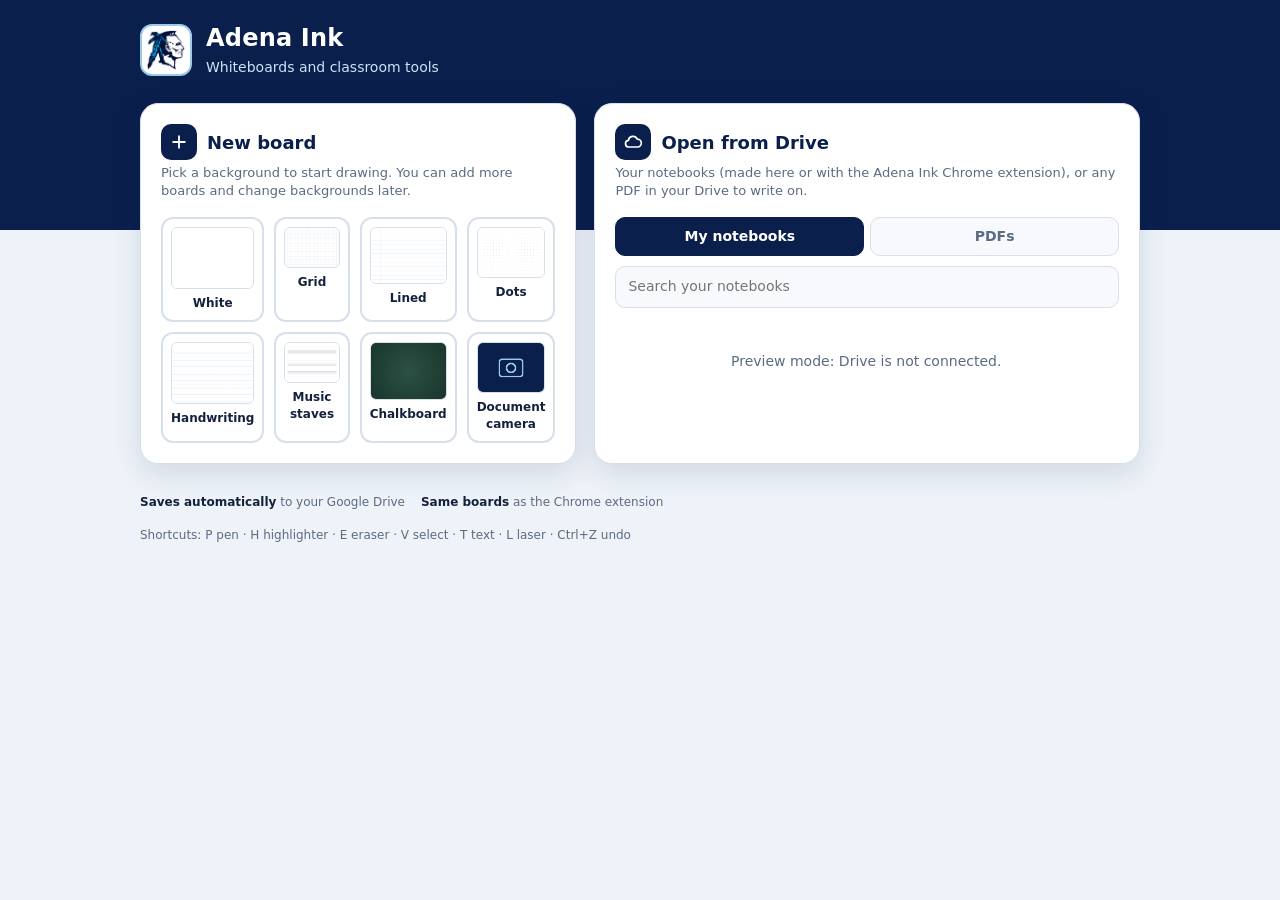
<file: AdenaInkWeb_App.html>
<!DOCTYPE html>
<html>
<head>
<meta charset="utf-8">
<meta name="viewport" content="width=device-width, initial-scale=1">
<title>Adena Ink</title>
<style>
:root{--navy:#0b1f4d;--navy2:#10306e;--navy3:#17408f;--sky:#9bcbeb;--ink:#14213d;--muted:#5b6b82;--line:#d6dfea;--bg:#eef3f9;--card:#fff;--red:#d92d3a}
*{box-sizing:border-box}
[hidden]{display:none!important}
html,body{margin:0;height:100%;overflow:hidden;font:14px/1.4 system-ui,-apple-system,"Segoe UI",Roboto,sans-serif;color:var(--ink);background:var(--bg)}
button{font:inherit;color:inherit;background:none;border:0;padding:0;cursor:pointer;border-radius:10px;touch-action:manipulation}
input,textarea,select{font:inherit;color:inherit}
svg{display:block;pointer-events:none}
.ic{width:20px;height:20px}

/* ---------- landing ---------- */
#landing{position:fixed;inset:0;overflow:auto;background:linear-gradient(180deg,#0b1f4d 0,#0b1f4d 230px,var(--bg) 230px)}
.lhead{max-width:1040px;margin:0 auto;padding:22px 20px 0;display:flex;align-items:center;gap:14px;color:#fff}
.lhead img{width:52px;height:52px;border-radius:12px;background:#fff;padding:3px;border:2px solid var(--sky)}
.lhead h1{margin:0;font-size:24px;letter-spacing:.2px}
.lhead p{margin:2px 0 0;color:#cfe3f7;font-size:14px}
.lhead .who{margin-left:auto;font-size:13px;color:#cfe3f7;text-align:right}
.lgrid{max-width:1040px;margin:26px auto 30px;padding:0 20px;display:grid;grid-template-columns:minmax(0,1fr) minmax(0,1.25fr);gap:18px}
@media (max-width:820px){.lgrid{grid-template-columns:1fr}}
.lcard{background:var(--card);border-radius:18px;box-shadow:0 10px 30px rgba(11,31,77,.12);border:1px solid var(--line);padding:20px}
.lcard h2{margin:0 0 4px;font-size:18px;color:var(--navy);display:flex;align-items:center;gap:10px}
.lcard h2 .badge{width:36px;height:36px;border-radius:10px;background:var(--navy);color:#fff;display:grid;place-items:center}
.lcard .sub{margin:0 0 16px;color:var(--muted);font-size:13px}
.bgpick{display:grid;grid-template-columns:repeat(4,1fr);gap:10px}
.bgo{display:flex;flex-direction:column;align-items:center;gap:6px;padding:8px;border:2px solid var(--line);border-radius:12px;background:#fff;font-size:12px;font-weight:600;color:var(--ink)}
.bgo:hover,.bgo:focus-visible{border-color:var(--navy3);background:#f4f8fd;outline:none}
.bgo canvas{width:100%;aspect-ratio:4/3;border-radius:6px;border:1px solid var(--line)}
.bigbtn{width:100%;margin-top:14px;padding:14px;border-radius:12px;background:var(--navy);color:#fff;font-weight:700;font-size:15px;display:flex;align-items:center;justify-content:center;gap:8px;border:2px solid var(--navy)}
.bigbtn:hover{background:var(--navy3)}
.search{width:100%;padding:10px 12px;border:1px solid var(--line);border-radius:10px;background:#f7f9fc;margin-bottom:10px}
.search:focus{outline:2px solid var(--sky);background:#fff}
.nblist{display:flex;flex-direction:column;gap:6px;max-height:430px;overflow:auto;padding-right:2px}
.nbi{display:flex;align-items:center;gap:10px;padding:10px 12px;border:1px solid var(--line);border-radius:12px;background:#fff;text-align:left;width:100%}
.nbi:hover{border-color:var(--navy3);background:#f4f8fd}
.nbi .nm{flex:1;min-width:0}
.nbi .nm b{display:block;white-space:nowrap;overflow:hidden;text-overflow:ellipsis;font-size:14px}
.nbi .nm small{color:var(--muted)}
.chip{display:inline-block;font-size:11px;font-weight:700;padding:2px 8px;border-radius:999px;background:#e5eefb;color:var(--navy2)}
.nbi .del{width:32px;height:32px;display:grid;place-items:center;color:var(--muted);border-radius:8px;flex:none}
.nbi .del:hover{background:#fde8ea;color:var(--red)}
.empty{text-align:center;color:var(--muted);padding:34px 10px}
.empty .big{font-size:34px;margin-bottom:6px}
.spin{width:22px;height:22px;border:3px solid #cfe0f5;border-top-color:var(--navy);border-radius:50%;animation:sp .8s linear infinite;margin:24px auto}
@keyframes sp{to{transform:rotate(360deg)}}
.lfoot{max-width:1040px;margin:0 auto 30px;padding:0 20px;color:var(--muted);font-size:12px;display:flex;gap:16px;flex-wrap:wrap}
.lfoot b{color:var(--ink)}

/* ---------- board ---------- */
#board{position:fixed;inset:0;background:#fff}
#cv{position:absolute;inset:0;width:100%;height:100%;touch-action:none;display:block}
#masks{position:absolute;inset:0;pointer-events:none;z-index:5}
#overlay{position:absolute;inset:0;pointer-events:none;z-index:6}
#overlay>*{pointer-events:auto}
.navy{background:var(--navy);color:#eaf3fc;border:2px solid var(--sky);box-shadow:0 6px 24px rgba(0,0,0,.35)}
#bar{position:fixed;left:0;right:0;margin:0 auto;width:max-content;bottom:14px;z-index:30;display:flex;align-items:center;gap:2px;flex-wrap:wrap;justify-content:center;max-width:calc(100vw - 16px);padding:6px 8px;border-radius:16px}
#qc{position:absolute;bottom:calc(100% + 8px);display:flex;gap:7px;padding:6px 9px;background:#0b1f4d;border:2px solid #9bcbeb;border-radius:999px;box-shadow:0 4px 14px rgba(0,0,0,.4)}
#em{position:absolute;bottom:calc(100% + 8px);display:flex;gap:2px;padding:3px;background:#0b1f4d;border:2px solid #9bcbeb;border-radius:999px;box-shadow:0 4px 14px rgba(0,0,0,.4)}
#em button{padding:5px 12px;border-radius:999px;font-size:12px;font-weight:600;color:#cfe3f7}
#em button.on{background:#9bcbeb;color:#0b1f4d}
#qc button{width:20px;height:20px;border-radius:50%;border:2px solid rgba(255,255,255,.35);padding:0}
#qc button.on{border-color:#fff;box-shadow:0 0 0 2px #9bcbeb}
#qc[hidden],#em[hidden]{display:none}
.cust{display:flex;align-items:center;gap:10px;font-weight:600;font-size:12px;margin-top:10px}
.cust input{width:44px;height:30px;border:0;padding:0;background:none;cursor:pointer}
#fsBtn{position:fixed;right:12px;top:12px;z-index:30;width:42px;height:42px;border-radius:12px;display:grid;place-items:center}
#fsBtn[hidden]{display:none}
#busy{position:fixed;inset:0;z-index:130;background:rgba(5,15,40,.45);display:grid;place-items:center}
#busy .bx{background:#fff;border-radius:16px;padding:20px 22px;width:min(380px,90vw);box-shadow:0 20px 50px rgba(0,0,0,.35);color:var(--navy)}
#busy b{display:block;font-size:15px;margin-bottom:4px;overflow:hidden;text-overflow:ellipsis;white-space:nowrap}
#busy small{color:#5b6b86}
#busy .pb{height:10px;border-radius:99px;background:#e6edf7;margin:12px 0 6px;overflow:hidden}
#busy .pb i{display:block;height:100%;width:0;background:#2f80ff;border-radius:99px;transition:width .2s}
.kbd{display:grid;grid-template-columns:auto 1fr;gap:7px 14px;font-size:13px;margin:10px 0 4px;align-items:center}
.kbd kbd{font:700 12px system-ui;background:#eef3fa;border:1px solid #c9d6e8;border-bottom-width:2px;border-radius:6px;padding:2px 7px;justify-self:start;white-space:nowrap}
.pgpick{display:flex;flex-direction:column;gap:10px;margin:12px 0}
.pgpick label{display:flex;gap:8px;align-items:center;font-weight:600}
.pgpick input[type=text]{flex:1;padding:8px 10px;border:1px solid #c9d6e8;border-radius:9px;font:inherit}
#busy .row{display:flex;justify-content:flex-end}
#busy .btn.gr,#modal .btn.gr{background:#eef2f7;color:var(--ink);border-color:#eef2f7}
.chip.sh{background:#e7f1ff;color:#1d4ed8}
.ib{width:38px;height:38px;display:inline-grid;place-items:center;border-radius:10px;position:relative}
.ib:hover{background:rgba(255,255,255,.13)}
.ib.on{background:var(--sky);color:var(--navy)}
.ib:disabled{opacity:.35;cursor:default}
.lb{height:38px;display:inline-flex;align-items:center;gap:6px;padding:0 10px;border-radius:10px;font-weight:600;font-size:13px}
.lb:hover{background:rgba(255,255,255,.13)}
.lb.on{background:var(--sky);color:var(--navy)}
.sep{width:1px;height:26px;background:rgba(155,203,235,.35);margin:0 4px}
.sw{width:20px;height:20px;border-radius:50%;border:2px solid #fff;box-shadow:0 0 0 1px rgba(0,0,0,.25)}
.szdot{border-radius:50%;background:#fff}
.pgn{display:inline-flex;align-items:center;gap:2px}
.pgn span{min-width:40px;text-align:center;font-weight:700;font-size:13px}
#top{position:fixed;left:12px;top:12px;z-index:30;padding:3px;border-radius:12px}
#fileBtn{display:flex;align-items:center;gap:8px;height:36px;padding:0 8px 0 3px;border-radius:9px;font-weight:700;font-size:13px}
#fileBtn img{width:30px;height:30px;border-radius:7px;background:#fff}
#fileBtn:hover,#fileBtn.on{background:rgba(255,255,255,.13)}
.sdot{width:9px;height:9px;border-radius:50%;background:#30a46c;flex:none}
.sdot.dirty{background:#f5b041}.sdot.saving{background:#9bcbeb;animation:pl 1s infinite}.sdot.err{background:#e5484d}.sdot.off{background:#8b8d98}
@keyframes pl{50%{opacity:.25}}
#fileMenu{position:fixed;left:12px;top:58px;z-index:40;border-radius:14px;padding:8px;width:290px}
.fm-name{font-weight:800;font-size:14px;padding:6px 10px 0;white-space:nowrap;overflow:hidden;text-overflow:ellipsis}
.fm-st{font-size:12px;color:#bcd6ef;padding:2px 10px 8px;display:flex;align-items:center;gap:6px}
.fmi{display:flex;align-items:center;gap:10px;width:100%;padding:9px 10px;border-radius:9px;text-align:left;font-weight:600}
.fmi:hover{background:rgba(255,255,255,.12)}
.fmi small{margin-left:auto;color:#bcd6ef;font-weight:500}
.fsep{height:1px;background:rgba(155,203,235,.25);margin:6px 4px}
.otabs{display:flex;gap:6px;margin-bottom:10px}
.otabs button{flex:1;padding:9px;border-radius:10px;border:1px solid var(--line);font-weight:700;color:var(--muted);background:#f7f9fc}
.otabs button.on{background:var(--navy);color:#fff;border-color:var(--navy)}
.pdfhint{display:flex;align-items:center;gap:10px;flex-wrap:wrap;background:#eef5fd;border:1px solid #cfe0f5;border-radius:10px;padding:8px 10px;margin-bottom:10px;font-size:13px;color:var(--navy2)}
.linkbtn{font-weight:700;color:var(--navy3);text-decoration:underline;padding:2px 4px}
.pdfico{width:30px;height:36px;border-radius:5px;background:#e5484d;color:#fff;font:800 9px system-ui;display:grid;place-items:end center;padding-bottom:5px;flex:none}
#modal .mb.wide{width:min(560px,94vw)}
#modal .nblist{max-height:min(420px,60vh)}
.pop{position:fixed;z-index:40;border-radius:14px;padding:8px}
.pal{display:grid;grid-template-columns:repeat(6,26px);gap:7px}
.pal button{width:26px;height:26px;border-radius:50%;border:2px solid rgba(255,255,255,.35)}
.pal button.on{border-color:#fff;box-shadow:0 0 0 2px var(--sky)}
.poprow{display:flex;gap:4px;align-items:center}
.seg button{padding:7px 12px;border-radius:999px;font-weight:600;font-size:12px;color:#cfe3f7}
.seg button.on{background:var(--sky);color:var(--navy)}
.shp{display:grid;grid-template-columns:repeat(5,40px);gap:4px}
.shp button{width:40px;height:40px;display:grid;place-items:center;border-radius:9px}
.shp button:hover{background:rgba(255,255,255,.12)}
.shp button.on{background:var(--sky);color:var(--navy)}
input[type=range]{accent-color:var(--sky);width:170px}

/* left rail */
#rail{position:fixed;left:10px;top:64px;bottom:84px;z-index:25;width:132px;border-radius:14px;padding:8px;display:flex;flex-direction:column;gap:8px;overflow:auto}
.th{position:relative;border:2px solid #355ea8;border-radius:9px;overflow:hidden;background:#fff;width:100%}
.th canvas{display:block;width:100%;height:auto}
.th.on{border-color:var(--sky);box-shadow:0 0 0 2px #2f80ff}
.th .n{position:absolute;left:3px;bottom:3px;font:700 10px system-ui;background:rgba(11,31,77,.88);color:#fff;border-radius:4px;padding:1px 5px}
.th .x{position:absolute;right:3px;top:3px;width:20px;height:20px;border-radius:50%;background:var(--navy);color:#fff;font-size:12px;display:none;place-items:center;border:1px solid #fff}
.th:hover .x{display:grid}
.addb{height:34px;border-radius:9px;background:var(--navy3);color:#fff;font-size:20px;font-weight:700;border:1px solid var(--sky);flex:none}

/* big menus (classroom / subjects / new board) */
.menu{position:fixed;left:50%;transform:translateX(-50%);bottom:84px;z-index:35;border-radius:16px;padding:14px;max-height:calc(100vh - 110px);overflow:auto;width:min(560px,calc(100vw - 20px))}
.menu .hd{display:flex;align-items:center;justify-content:space-between;margin-bottom:8px}
.menu .hd b{font-size:15px}
.sec{font-size:11px;font-weight:800;letter-spacing:.6px;text-transform:uppercase;color:var(--sky);margin:12px 0 8px}
.sec.first{margin-top:2px}
.g4{display:grid;grid-template-columns:repeat(4,1fr);gap:8px}
.card{display:flex;flex-direction:column;align-items:center;gap:6px;padding:12px 6px;border-radius:12px;background:rgba(255,255,255,.07);border:1px solid rgba(155,203,235,.3);font-size:12px;font-weight:600;text-align:center}
.card:hover{background:rgba(255,255,255,.14)}
.card.on{background:var(--sky);color:var(--navy)}
.notes{display:flex;gap:8px}
.notes button{width:52px;height:40px;border-radius:6px;font:800 18px system-ui;color:var(--navy);box-shadow:0 2px 6px rgba(0,0,0,.35)}
.notes button.on{outline:2px solid var(--sky);outline-offset:2px}
.stk{display:grid;grid-template-columns:repeat(8,1fr);gap:4px}
.stk button{font-size:24px;height:42px;border-radius:9px}
.stk button:hover,.stk button.on{background:rgba(255,255,255,.16)}
.tabs{display:flex;gap:4px;flex-wrap:wrap;margin-bottom:6px}
.tabs button{padding:6px 12px;border-radius:999px;font-weight:700;font-size:12px;color:#cfe3f7;border:1px solid rgba(155,203,235,.35)}
.tabs button.on{background:var(--sky);color:var(--navy);border-color:var(--sky)}
.tg{display:grid;grid-template-columns:repeat(auto-fill,minmax(118px,1fr));gap:8px}
.tc{background:#fff;color:var(--ink);border-radius:10px;padding:6px 6px 7px;display:flex;flex-direction:column;align-items:center;gap:4px;border:2px solid transparent}
.tc:hover{border-color:var(--sky)}
.tc.on{border-color:#2f80ff}
.tc canvas{width:100%;height:auto}
.tc span{font-size:11px;font-weight:600;text-align:center;line-height:1.2}
.bgs{display:grid;grid-template-columns:repeat(4,1fr);gap:8px}

/* floating widgets */
.wg{position:absolute;border-radius:14px;overflow:hidden;background:var(--navy);color:#fff;border:2px solid var(--sky);box-shadow:0 10px 30px rgba(0,0,0,.4);min-width:200px}
.wg .wh{display:flex;align-items:center;gap:8px;padding:6px 6px 6px 12px;cursor:move;background:var(--navy2);user-select:none;touch-action:none}
.wg .wh b{flex:1;font-size:13px}
.wg .wx{width:28px;height:28px;display:grid;place-items:center;border-radius:8px}
.wg .wx:hover{background:rgba(255,255,255,.15)}
.wg .wb{padding:12px}
.btn{padding:8px 14px;border-radius:10px;font-weight:700;background:var(--navy3);border:1px solid var(--sky);color:#fff}
.btn:hover{background:#1f4fa6}
.btn.lt{background:#fff;color:var(--navy);border-color:#fff}
.tm{font:800 64px/1 ui-monospace,Menlo,Consolas,monospace;text-align:center;padding:6px 0 12px;letter-spacing:2px}
.tm.done{color:#ffd60a;animation:fl .5s steps(2) 6}
@keyframes fl{50%{opacity:.25}}
.row{display:flex;gap:6px;justify-content:center;flex-wrap:wrap}
.dice{display:flex;gap:14px;justify-content:center;padding:8px 0 14px}
.die{width:74px;height:74px;border-radius:14px;background:#fff;display:grid;grid-template-columns:repeat(3,1fr);grid-template-rows:repeat(3,1fr);padding:10px;box-shadow:inset 0 -4px 0 rgba(0,0,0,.12)}
.die i{width:13px;height:13px;border-radius:50%;background:var(--navy);place-self:center;visibility:hidden}
.die i.v{visibility:visible}
.die.roll{animation:rl .5s ease}
@keyframes rl{0%{transform:rotate(0) scale(1)}30%{transform:rotate(25deg) scale(1.12)}60%{transform:rotate(-15deg)}100%{transform:none}}
.mask{position:absolute;inset:0;pointer-events:none}
.hand{position:absolute;pointer-events:auto;cursor:grab;touch-action:none}
.wclose{position:absolute;width:30px;height:30px;border-radius:50%;background:var(--navy);color:#fff;border:2px solid var(--sky);display:grid;place-items:center;pointer-events:auto;font-weight:800}
#exam{position:absolute;inset:0;background:var(--navy);color:#fff;display:flex;flex-direction:column;align-items:center;justify-content:center;gap:10px;pointer-events:auto;z-index:20}
#exam .clk{font:800 min(22vw,190px)/1 ui-monospace,Menlo,Consolas,monospace}
#exam input{background:transparent;border:0;border-bottom:2px dashed rgba(155,203,235,.5);color:#fff;text-align:center;font-size:clamp(22px,4vw,44px);font-weight:800;width:min(900px,90vw)}
#exam textarea{background:rgba(255,255,255,.06);border:1px solid rgba(155,203,235,.4);border-radius:12px;color:#fff;text-align:center;font-size:clamp(16px,2.2vw,26px);width:min(900px,90vw);height:110px;padding:10px;resize:none}
#exam img{width:84px;height:84px;border-radius:16px;background:#fff;padding:4px}
.lensv{position:absolute;border-radius:50%;border:4px solid var(--sky);box-shadow:0 8px 30px rgba(0,0,0,.45);overflow:hidden;cursor:grab;touch-action:none;background:#fff}
.lensv canvas{width:100%;height:100%}
.cam video{display:block;width:100%;height:100%;object-fit:contain;background:#000}

/* editors */
.ted{position:absolute;z-index:22;background:rgba(255,255,255,.92);border:2px dashed #2f80ff;border-radius:6px;padding:2px 4px;resize:none;outline:none;min-width:160px;line-height:1.25;font-family:system-ui,sans-serif}
#toast{position:fixed;left:50%;top:18px;transform:translateX(-50%);z-index:100;background:var(--navy);color:#fff;border:2px solid var(--sky);padding:9px 18px;border-radius:999px;font-weight:600;opacity:0;transition:opacity .2s;pointer-events:none;max-width:90vw;text-align:center}
#toast.show{opacity:1}
#modal{position:fixed;inset:0;z-index:120;background:rgba(5,15,40,.5);display:grid;place-items:center}
#modal .mb{background:#fff;border-radius:16px;padding:20px;width:min(400px,90vw);box-shadow:0 20px 50px rgba(0,0,0,.35)}
#modal h3{margin:0 0 6px;color:var(--navy)}
#modal p{margin:0 0 16px;color:var(--muted)}
#modal .row{justify-content:flex-end}
#modal .btn.gr{background:#eef2f7;color:var(--ink);border-color:#eef2f7}
#modal .btn.dg{background:var(--red);border-color:var(--red)}
</style>
</head>
<body>

<!-- =================== LANDING =================== -->
<div id="landing">
  <div class="lhead">
    <img src="[data-uri]" alt="">
    <div><h1>Adena Ink</h1><p id="hello">Whiteboards and classroom tools</p></div>
    <div class="who" id="who"></div>
  </div>
  <div class="lgrid">
    <section class="lcard">
      <h2><span class="badge"><svg class="ic" viewBox="0 0 24 24" fill="none" stroke="currentColor" stroke-width="2.2" stroke-linecap="round"><path d="M12 5v14M5 12h14"/></svg></span>New board</h2>
      <p class="sub">Pick a background to start drawing. You can add more boards and change backgrounds later.</p>
      <div class="bgpick" id="bgpick"></div>
    </section>
    <section class="lcard">
      <h2><span class="badge"><svg class="ic" viewBox="0 0 24 24" fill="none" stroke="currentColor" stroke-width="2" stroke-linecap="round" stroke-linejoin="round"><path d="M7 18a4 4 0 0 1-.5-7.97A5.5 5.5 0 0 1 17 8.5a4.5 4.5 0 0 1 .5 9.5z"/></svg></span>Open from Drive</h2>
      <p class="sub">Your notebooks (made here or with the Adena Ink Chrome extension), or any PDF in your Drive to write on.</p>
      <div class="otabs" id="otabs"><button data-ot="nb" class="on">My notebooks</button><button data-ot="pdf">PDFs</button></div>
      <input class="search" id="q" placeholder="Search your notebooks" autocomplete="off">
      <div class="pdfhint" id="pdfhint" hidden><span><b>Tap a PDF to open it.</b> Each page becomes a board you can write on (up to 80 pages).</span><button class="linkbtn" id="pdfUp">Upload a PDF from this computer</button></div>
      <div class="nblist" id="nblist"><div class="spin"></div></div>
    </section>
  </div>
  <div class="lfoot"><span><b>Saves automatically</b> to your Google Drive</span><span><b>Same boards</b> as the Chrome extension</span><span>Shortcuts: P pen · H highlighter · E eraser · V select · T text · L laser · Ctrl+Z undo</span></div>
</div>

<!-- =================== BOARD =================== -->
<div id="board" hidden>
  <div id="under" style="position:absolute;inset:0"></div>
  <canvas id="cv"></canvas>
  <div id="masks"></div>
  <div id="overlay"></div>

  <div id="top" class="navy">
    <button id="fileBtn" title="File: save, rename, add a PDF, back to start"><img src="[data-uri]" alt=""><span>File</span><span class="sdot" id="sdot"></span><svg width="14" height="14" viewBox="0 0 24 24" fill="none" stroke="currentColor" stroke-width="2.5" stroke-linecap="round"><path d="m6 9 6 6 6-6"/></svg></button>
  </div>

  <button id="fsBtn" class="navy" title="Full screen" hidden><svg width="20" height="20" viewBox="0 0 24 24" fill="none" stroke="currentColor" stroke-width="2.2" stroke-linecap="round" stroke-linejoin="round"><path d="M8 3H5a2 2 0 0 0-2 2v3M21 8V5a2 2 0 0 0-2-2h-3M3 16v3a2 2 0 0 0 2 2h3M16 21h3a2 2 0 0 0 2-2v-3"/></svg></button>

  <div id="rail" class="navy" hidden></div>

  <div id="bar" class="navy">
    <div id="qc" hidden></div>
    <div id="em" hidden><button data-em="whole" title="Delete the whole drawing you touch">Whole</button><button data-em="partial" title="Trim: cut just a small piece out of what you touch">Trim</button></div>
    <button class="ib" data-tool="pen" title="Pen (P)"><svg viewBox="0 0 24 24" width="20" height="20" fill="none" stroke="currentColor" stroke-width="2" stroke-linecap="round" stroke-linejoin="round"><path d="M12 20h9"/><path d="M16.5 3.5a2.1 2.1 0 0 1 3 3L7 19l-4 1 1-4Z"/></svg></button>
    <button class="ib" data-tool="highlighter" title="Highlighter (H)"><svg viewBox="0 0 24 24" width="20" height="20" fill="none" stroke="currentColor" stroke-width="2" stroke-linecap="round" stroke-linejoin="round"><path d="m9 11-6 6v3h9l3-3"/><path d="m22 12-4.6 4.6a2 2 0 0 1-2.8 0l-5.2-5.2a2 2 0 0 1 0-2.8L14 4"/></svg></button>
    <button class="ib" data-tool="eraser" title="Eraser (E)"><svg viewBox="0 0 24 24" width="20" height="20" fill="none" stroke="currentColor" stroke-width="2" stroke-linecap="round" stroke-linejoin="round"><path d="m7 21-4.3-4.3c-1-1-1-2.5 0-3.4l9.6-9.6c1-1 2.5-1 3.4 0l5.6 5.6c1 1 1 2.5 0 3.4L13 21"/><path d="M22 21H7"/><path d="m5 11 9 9"/></svg></button>
    <button class="ib" data-tool="select" title="Select: move, resize, delete (V)"><svg viewBox="0 0 24 24" width="20" height="20" fill="none" stroke="currentColor" stroke-width="2" stroke-linecap="round" stroke-linejoin="round"><path d="M4 4.7a.5.5 0 0 1 .7-.7l16 6.5a.5.5 0 0 1-.1.9l-6.1 1.6a2 2 0 0 0-1.4 1.4l-1.6 6.1a.5.5 0 0 1-.9.1z"/></svg></button>
    <button class="ib" data-tool="shape" id="shapeBtn" title="Shapes"><svg viewBox="0 0 24 24" width="20" height="20" fill="none" stroke="currentColor" stroke-width="2" stroke-linecap="round" stroke-linejoin="round"><rect x="3" y="3" width="10" height="10" rx="1"/><circle cx="16.5" cy="16.5" r="4.5"/></svg></button>
    <button class="ib" data-tool="text" title="Text (T)"><svg viewBox="0 0 24 24" width="20" height="20" fill="none" stroke="currentColor" stroke-width="2" stroke-linecap="round" stroke-linejoin="round"><path d="M4 7V4h16v3"/><path d="M9 20h6"/><path d="M12 4v16"/></svg></button>
    <button class="ib" data-tool="laser" title="Laser pointer (L)"><svg viewBox="0 0 24 24" width="20" height="20" fill="none" stroke="currentColor" stroke-width="2" stroke-linecap="round" stroke-linejoin="round"><circle cx="12" cy="12" r="4"/><path d="M12 2v2M12 20v2M4.9 4.9l1.4 1.4M17.7 17.7l1.4 1.4M2 12h2M20 12h2M6.3 17.7l-1.4 1.4M19.1 4.9l-1.4 1.4"/></svg></button>
    <i class="sep"></i>
    <button class="ib" id="clrBtn" title="Colour"><span class="sw" id="sw"></span></button>
    <button class="ib" id="szBtn" title="Size"><span class="szdot" id="szdot"></span></button>
    <i class="sep"></i>
    <button class="ib" id="undoBtn" title="Undo (Ctrl+Z)"><svg viewBox="0 0 24 24" width="20" height="20" fill="none" stroke="currentColor" stroke-width="2" stroke-linecap="round" stroke-linejoin="round"><path d="M9 14 4 9l5-5"/><path d="M4 9h10.5a5.5 5.5 0 0 1 0 11H11"/></svg></button>
    <button class="ib" id="redoBtn" title="Redo (Ctrl+Y)"><svg viewBox="0 0 24 24" width="20" height="20" fill="none" stroke="currentColor" stroke-width="2" stroke-linecap="round" stroke-linejoin="round"><path d="m15 14 5-5-5-5"/><path d="M20 9H9.5a5.5 5.5 0 0 0 0 11H13"/></svg></button>
    <button class="ib" id="clearBtn" title="Clear this board"><svg viewBox="0 0 24 24" width="20" height="20" fill="none" stroke="currentColor" stroke-width="2" stroke-linecap="round" stroke-linejoin="round"><path d="M3 6h18"/><path d="M19 6v14a2 2 0 0 1-2 2H7a2 2 0 0 1-2-2V6"/><path d="M8 6V4a2 2 0 0 1 2-2h4a2 2 0 0 1 2 2v2"/></svg></button>
    <i class="sep"></i>
    <span class="pgn"><button class="ib" id="prevBtn" title="Previous board"><svg viewBox="0 0 24 24" width="20" height="20" fill="none" stroke="currentColor" stroke-width="2" stroke-linecap="round" stroke-linejoin="round"><path d="m15 18-6-6 6-6"/></svg></button><span id="pgnum">1/1</span><button class="ib" id="nextBtn" title="Next board"><svg viewBox="0 0 24 24" width="20" height="20" fill="none" stroke="currentColor" stroke-width="2" stroke-linecap="round" stroke-linejoin="round"><path d="m9 18 6-6-6-6"/></svg></button></span>
    <i class="sep"></i>
    <button class="lb" data-menu="boards"><svg viewBox="0 0 24 24" width="20" height="20" fill="none" stroke="currentColor" stroke-width="2" stroke-linecap="round" stroke-linejoin="round"><rect x="3" y="4" width="18" height="13" rx="2"/><path d="M8 21h8M12 17v4"/></svg><span>Boards</span></button>
    <button class="lb" data-menu="classroom"><svg viewBox="0 0 24 24" width="20" height="20" fill="none" stroke="currentColor" stroke-width="2" stroke-linecap="round" stroke-linejoin="round"><path d="M22 10 12 5 2 10l10 5 10-5Z"/><path d="M6 12v5c3 3 9 3 12 0v-5"/></svg><span>Classroom</span></button>
    <button class="lb" data-menu="subjects"><svg viewBox="0 0 24 24" width="20" height="20" fill="none" stroke="currentColor" stroke-width="2" stroke-linecap="round" stroke-linejoin="round"><rect x="3" y="3" width="7" height="7" rx="1"/><rect x="14" y="3" width="7" height="7" rx="1"/><rect x="14" y="14" width="7" height="7" rx="1"/><rect x="3" y="14" width="7" height="7" rx="1"/></svg><span>Subjects</span></button>
    <button class="ib" id="pngBtn" title="Save this board as a picture"><svg viewBox="0 0 24 24" width="20" height="20" fill="none" stroke="currentColor" stroke-width="2" stroke-linecap="round" stroke-linejoin="round"><path d="M21 15v4a2 2 0 0 1-2 2H5a2 2 0 0 1-2-2v-4"/><path d="m7 10 5 5 5-5"/><path d="M12 15V3"/></svg></button>
  </div>
  <div id="pops"></div>
</div>

<div id="toast"></div>
<input type="file" id="imgIn" accept="image/*" hidden>
<input type="file" id="pdfIn" accept="application/pdf,.pdf" hidden>

<script>
// Adena Ink subject templates (original drawings, vector, drawn on a canvas).
// Each draw(c, w, h) works in local coordinates 0..w x 0..h. The caller has already set
// strokeStyle, fillStyle and lineWidth, so templates must not change lineWidth.
(() => {
  const T = [];
  const PI = Math.PI;
  const add = (tab, sec, id, label, w, h, draw) => T.push({ tab, sec, id, label, w, h, draw });

  const ln = (c, x1, y1, x2, y2) => { c.beginPath(); c.moveTo(x1, y1); c.lineTo(x2, y2); c.stroke(); };
  const rc = (c, x, y, w, h) => c.strokeRect(x, y, w, h);
  const ci = (c, x, y, r, fill) => { c.beginPath(); c.arc(x, y, r, 0, PI * 2); fill ? c.fill() : c.stroke(); };
  const el = (c, x, y, rx, ry) => { c.beginPath(); c.ellipse(x, y, rx, ry, 0, 0, PI * 2); c.stroke(); };
  const tx = (c, s, x, y, size = 14, align = 'center', weight = '') => {
    c.save(); c.font = `${weight} ${size}px system-ui, sans-serif`; c.textAlign = align; c.textBaseline = 'middle'; c.fillText(s, x, y); c.restore();
  };
  const pg = (c, pts, fill) => {
    c.beginPath(); pts.forEach(([x, y], i) => (i ? c.lineTo(x, y) : c.moveTo(x, y))); c.closePath(); fill ? c.fill() : c.stroke();
  };
  const faint = (c, fn, a = 0.3) => { c.save(); c.globalAlpha = a; fn(); c.restore(); };
  const rr = (c, x, y, w, h, r) => {
    c.beginPath(); c.moveTo(x + r, y); c.arcTo(x + w, y, x + w, y + h, r); c.arcTo(x + w, y + h, x, y + h, r);
    c.arcTo(x, y + h, x, y, r); c.arcTo(x, y, x + w, y, r); c.closePath(); c.stroke();
  };
  const grid = (c, x, y, cols, rows, cw, ch) => {
    for (let i = 0; i <= cols; i++) ln(c, x + i * cw, y, x + i * cw, y + rows * ch);
    for (let j = 0; j <= rows; j++) ln(c, x, y + j * ch, x + cols * cw, y + j * ch);
  };
  const arrow = (c, x1, y1, x2, y2, hs = 9) => {
    ln(c, x1, y1, x2, y2);
    const a = Math.atan2(y2 - y1, x2 - x1);
    pg(c, [[x2, y2], [x2 - hs * Math.cos(a - 0.45), y2 - hs * Math.sin(a - 0.45)], [x2 - hs * Math.cos(a + 0.45), y2 - hs * Math.sin(a + 0.45)]], true);
  };
  const reg = (cx, cy, r, n, rot = -PI / 2) => Array.from({ length: n }, (_, i) => [cx + r * Math.cos(rot + (i * 2 * PI) / n), cy + r * Math.sin(rot + (i * 2 * PI) / n)]);

  // ---------------------------------------------------------------- MATHS
  const M1 = 'Graphs and lines', M2 = 'Fractions and number', M3 = 'Shapes', M4 = 'Number tools';

  add('Maths', M1, 'axes', 'Graph axes', 320, 320, (c, w, h) => {
    faint(c, () => { for (let i = 20; i < w; i += 20) { ln(c, i, 0, i, h); ln(c, 0, i, w, i); } }, 0.18);
    ln(c, 0, h / 2, w, h / 2); ln(c, w / 2, 0, w / 2, h);
    pg(c, [[w, h / 2], [w - 10, h / 2 - 5], [w - 10, h / 2 + 5]], true);
    pg(c, [[w / 2, 0], [w / 2 - 5, 10], [w / 2 + 5, 10]], true);
    for (let i = 40; i < w; i += 40) { ln(c, i, h / 2 - 4, i, h / 2 + 4); ln(c, w / 2 - 4, i, w / 2 + 4, i); }
    tx(c, 'x', w - 8, h / 2 + 16, 13); tx(c, 'y', w / 2 + 14, 10, 13);
  });

  add('Maths', M1, 'bar', 'Bar / line graph', 360, 260, (c, w, h) => {
    faint(c, () => { for (let y = h - 30; y > 10; y -= 30) ln(c, 30, y, w - 10, y); }, 0.3);
    ln(c, 30, 10, 30, h - 30); ln(c, 30, h - 30, w - 10, h - 30);
    for (let y = h - 30, i = 0; y > 10; y -= 30, i++) tx(c, String(i * 5), 22, y, 11, 'right');
  });

  const numline = (id, label, min, max, w) => add('Maths', M1, id, label, w, 70, (c, W) => {
    const n = max - min, pad = 26, step = (W - 2 * pad) / n;
    ln(c, 6, 30, W - 6, 30);
    pg(c, [[W - 4, 30], [W - 14, 25], [W - 14, 35]], true); pg(c, [[4, 30], [14, 25], [14, 35]], true);
    for (let i = 0; i <= n; i++) { const x = pad + i * step; ln(c, x, 22, x, 38); tx(c, String(min + i), x, 54, 13); }
  });
  numline('nl10', 'Number line 0 to 10', 0, 10, 480);
  numline('nl5', 'Number line -5 to 5', -5, 5, 480);
  numline('nl20', 'Number line 0 to 20', 0, 20, 640);

  add('Maths', M2, 'fwall', 'Fraction wall', 480, 260, (c, w, h) => {
    const rows = [1, 2, 3, 4, 5, 6, 8, 10, 12], rh = h / rows.length;
    rows.forEach((n, r) => {
      const cw = w / n;
      for (let i = 0; i < n; i++) { rc(c, i * cw, r * rh, cw, rh); tx(c, n === 1 ? '1' : '1/' + n, i * cw + cw / 2, r * rh + rh / 2, 11); }
    });
  });
  [2, 3, 4, 5, 6, 8].forEach((n) => add('Maths', M2, 'fc' + n, 'Fraction circle 1/' + n, 240, 240, (c) => {
    const r = 110; ci(c, 120, 120, r);
    for (let k = 0; k < n; k++) { const a = -PI / 2 + (k * 2 * PI) / n; ln(c, 120, 120, 120 + r * Math.cos(a), 120 + r * Math.sin(a)); }
  }));
  add('Maths', M2, 'tenframe', 'Ten frame', 400, 160, (c) => grid(c, 0, 0, 5, 2, 80, 80));
  add('Maths', M2, 'h100', 'Hundred square', 400, 400, (c) => {
    grid(c, 0, 0, 10, 10, 40, 40);
    for (let i = 0; i < 100; i++) tx(c, String(i + 1), (i % 10) * 40 + 20, Math.floor(i / 10) * 40 + 20, 13);
  });
  add('Maths', M2, 'pvchart', 'Place value chart', 420, 230, (c, w, h) => {
    rc(c, 0, 0, w, h); ln(c, 0, 44, w, 44); ln(c, w / 3, 0, w / 3, h); ln(c, (2 * w) / 3, 0, (2 * w) / 3, h);
    ['Hundreds', 'Tens', 'Ones'].forEach((s, i) => tx(c, s, w / 6 + (i * w) / 3, 22, 16, 'center', '600'));
  });
  add('Maths', M2, 'clock', 'Clock face', 280, 280, (c) => {
    ci(c, 140, 140, 130);
    for (let i = 0; i < 60; i++) { const a = (i * PI) / 30, r1 = i % 5 ? 122 : 114; ln(c, 140 + r1 * Math.sin(a), 140 - r1 * Math.cos(a), 140 + 130 * Math.sin(a), 140 - 130 * Math.cos(a)); }
    for (let i = 1; i <= 12; i++) tx(c, String(i), 140 + 94 * Math.sin((i * PI) / 6), 140 - 94 * Math.cos((i * PI) / 6), 20, 'center', '600');
    ci(c, 140, 140, 4, true);
  });
  add('Maths', M2, 'times', 'Times table', 390, 390, (c) => {
    grid(c, 0, 0, 13, 13, 30, 30);
    for (let i = 1; i <= 12; i++) { tx(c, String(i), i * 30 + 15, 15, 13, 'center', '700'); tx(c, String(i), 15, i * 30 + 15, 13, 'center', '700'); }
    tx(c, '×', 15, 15, 14, 'center', '700');
    for (let r = 1; r <= 12; r++) for (let q = 1; q <= 12; q++) tx(c, String(r * q), q * 30 + 15, r * 30 + 15, 11);
  });

  add('Maths', M3, 'tri', 'Triangle', 220, 200, (c) => pg(c, [[110, 8], [212, 192], [8, 192]]));
  add('Maths', M3, 'rtri', 'Right triangle', 220, 200, (c) => { pg(c, [[10, 10], [10, 190], [210, 190]]); rc(c, 10, 170, 20, 20); });
  add('Maths', M3, 'pent', 'Pentagon', 220, 210, (c) => pg(c, reg(110, 108, 100, 5)));
  add('Maths', M3, 'hex', 'Hexagon', 230, 200, (c) => pg(c, reg(115, 100, 100, 6, 0)));
  add('Maths', M3, 'oct', 'Octagon', 220, 220, (c) => pg(c, reg(110, 110, 105, 8, PI / 8)));
  add('Maths', M3, 'cube', 'Cube', 220, 220, (c) => {
    rc(c, 10, 60, 120, 120); pg(c, [[10, 60], [60, 15], [180, 15], [130, 60]]); pg(c, [[130, 60], [180, 15], [180, 135], [130, 180]]);
  });
  // Cylinder and cone are "fluid": they are drawn at whatever width and height they are stretched to,
  // so tall, flat and wide versions all keep sensible, even-looking ends.
  add('Maths', M3, 'cyl', 'Cylinder', 200, 240, (c, w, h) => {
    const rx = w / 2 - 2, ry = Math.max(2, Math.min(rx * 0.33, h * 0.18)), top = ry + 2, bot = h - ry - 2;
    el(c, w / 2, top, rx, ry); ln(c, 2, top, 2, bot); ln(c, w - 2, top, w - 2, bot);
    c.beginPath(); c.ellipse(w / 2, bot, rx, ry, 0, 0, PI); c.stroke();
  });
  T[T.length - 1].fluid = true;
  add('Maths', M3, 'cone', 'Cone', 200, 240, (c, w, h) => {
    const rx = w / 2 - 2, ry = Math.max(2, Math.min(rx * 0.33, h * 0.18)), bot = h - ry - 2;
    ln(c, w / 2, 2, 2, bot); ln(c, w / 2, 2, w - 2, bot);
    c.beginPath(); c.ellipse(w / 2, bot, rx, ry, 0, 0, PI * 2); c.stroke();
  });
  T[T.length - 1].fluid = true;

  add('Maths', M4, 'tchart10', 'Number bonds to 10', 360, 150, (c) => {
    ci(c, 180, 38, 30); ci(c, 80, 112, 30); ci(c, 280, 112, 30);
    ln(c, 160, 62, 100, 88); ln(c, 200, 62, 260, 88); tx(c, '10', 180, 38, 22, 'center', '700');
  });
  add('Maths', M4, 'arr', 'Array grid 6 x 8', 340, 260, (c) => {
    for (let r = 0; r < 6; r++) for (let q = 0; q < 8; q++) ci(c, 22 + q * 42, 22 + r * 42, 14);
  });

  // -------------------------------------------------------------- SCIENCE
  const S1 = 'Investigations', S2 = 'Living things', S3 = 'Earth and space';
  add('Science', S1, 'dtable', 'Data table', 420, 240, (c, w, h) => {
    grid(c, 0, 0, 4, 5, w / 4, h / 5);
    faint(c, () => c.fillRect(0, 0, w, h / 5), 0.15);
    ['Trial', 'Variable', 'Result', 'Notes'].forEach((s, i) => tx(c, s, w / 8 + (i * w) / 4, h / 10, 14, 'center', '600'));
  });
  add('Science', S1, 'method', 'Scientific method', 660, 110, (c) => {
    ['Question', 'Hypothesis', 'Experiment', 'Analyse', 'Conclude'].forEach((s, i) => {
      rr(c, 4 + i * 132, 25, 108, 60, 10); tx(c, s, 58 + i * 132, 55, 14, 'center', '600');
      if (i < 4) arrow(c, 114 + i * 132, 55, 134 + i * 132, 55, 8);
    });
  });
  add('Science', S1, 'thermo', 'Thermometer', 110, 320, (c) => {
    rr(c, 40, 10, 30, 240, 15); ci(c, 55, 275, 32);
    for (let i = 0; i < 12; i++) { const y = 30 + i * 18; ln(c, 74, y, i % 2 ? 84 : 92, y); }
    faint(c, () => { c.fillRect(49, 140, 12, 120); ci(c, 55, 275, 24, true); }, 0.55);
  });
  add('Science', S1, 'beaker', 'Beaker', 200, 260, (c) => {
    c.beginPath(); c.moveTo(40, 20); c.lineTo(40, 210); c.quadraticCurveTo(40, 240, 70, 240); c.lineTo(130, 240); c.quadraticCurveTo(160, 240, 160, 210); c.lineTo(160, 20); c.stroke();
    ln(c, 30, 20, 170, 20);
    for (let i = 0; i < 8; i++) ln(c, 40, 50 + i * 24, i % 2 ? 62 : 80, 50 + i * 24);
  });
  add('Science', S2, 'cell', 'Cell diagram', 340, 250, (c) => {
    el(c, 170, 125, 160, 110); el(c, 170, 125, 150, 100);
    ci(c, 160, 120, 34); ci(c, 160, 120, 12, true);
    el(c, 250, 90, 22, 12); el(c, 85, 170, 26, 13); el(c, 245, 175, 18, 28); el(c, 100, 80, 14, 8);
  });
  add('Science', S2, 'foodchain', 'Food chain', 640, 110, (c) => {
    ['Producer', 'Primary', 'Secondary', 'Tertiary'].forEach((s, i) => {
      rr(c, 4 + i * 160, 25, 120, 60, 12); tx(c, s, 64 + i * 160, 48, 14, 'center', '600'); tx(c, 'consumer', 64 + i * 160, 66, 11);
      if (i < 3) arrow(c, 128 + i * 160, 55, 162 + i * 160, 55, 9);
    });
    tx(c, 'Sun', 64, 14, 12, 'center', '600');
  });
  add('Science', S2, 'lifecycle', 'Life cycle (4 stages)', 320, 320, (c) => {
    [[160, 40], [280, 160], [160, 280], [40, 160]].forEach(([x, y], i) => { ci(c, x, y, 36); tx(c, String(i + 1), x, y, 18, 'center', '700'); });
    arrow(c, 200, 52, 262, 120, 9); arrow(c, 262, 200, 200, 268, 9); arrow(c, 120, 268, 58, 200, 9); arrow(c, 58, 120, 120, 52, 9);
  });
  add('Science', S3, 'solar', 'Solar system', 380, 380, (c) => {
    ci(c, 190, 190, 14, true);
    [32, 50, 70, 92, 118, 146, 168, 186].forEach((r, i) => {
      faint(c, () => ci(c, 190, 190, r), 0.5);
      const a = i * 0.95; ci(c, 190 + r * Math.cos(a), 190 + r * Math.sin(a), 3 + (i > 3 ? 4 : 1), true);
    });
  });
  add('Science', S3, 'watercycle', 'Water cycle frame', 440, 260, (c) => {
    rc(c, 0, 0, 440, 260);
    ci(c, 380, 44, 22, true);
    [[90, 54], [130, 44], [170, 54]].forEach(([x, y]) => ci(c, x, y, 24));
    ln(c, 0, 200, 440, 200); faint(c, () => c.fillRect(0, 200, 440, 60), 0.2);
    arrow(c, 90, 190, 90, 90, 9); arrow(c, 240, 70, 300, 150, 9); arrow(c, 330, 150, 330, 195, 9);
    tx(c, 'Evaporation', 60, 120, 12, 'center'); tx(c, 'Precipitation', 330, 125, 12, 'center');
  });

  // ------------------------------------------------------------ LANGUAGES
  const L1 = 'Writing', L2 = 'Words';
  add('Languages', L1, 'lined', 'Handwriting lines', 480, 260, (c) => {
    for (let i = 0; i < 4; i++) {
      const y = 20 + i * 62; ln(c, 0, y, 480, y); ln(c, 0, y + 44, 480, y + 44);
      faint(c, () => { c.setLineDash([6, 6]); ln(c, 0, y + 22, 480, y + 22); c.setLineDash([]); }, 0.6);
    }
  });
  add('Languages', L1, 'alpha', 'Alphabet strip', 640, 120, (c) => {
    const A = 'ABCDEFGHIJKLM', B = 'NOPQRSTUVWXYZ';
    [A, B].forEach((row, r) => [...row].forEach((ch, i) => tx(c, ch + ch.toLowerCase(), 25 + i * 49, 30 + r * 56, 24, 'center', '600')));
  });
  add('Languages', L1, 'frame', 'Sentence frame', 540, 130, (c) => {
    [['Who?', 0], ['Does what?', 190], ['Where?', 380]].forEach(([s, x]) => { ln(c, x, 70, x + 150, 70); tx(c, s, x + 75, 92, 14); });
    ln(c, 0, 118, 540, 118); faint(c, () => ln(c, 0, 118, 540, 118), 0.2);
  });
  add('Languages', L2, 'web', 'Word web', 340, 340, (c) => {
    ci(c, 170, 170, 46);
    for (let i = 0; i < 6; i++) { const a = (i * PI) / 3 - PI / 6, x = 170 + 125 * Math.cos(a), y = 170 + 125 * Math.sin(a); ln(c, 170 + 46 * Math.cos(a), 170 + 46 * Math.sin(a), x - 30 * Math.cos(a), y - 24 * Math.sin(a)); el(c, x, y, 40, 26); }
  });
  add('Languages', L2, 'sound', 'Sound boxes', 280, 100, (c) => grid(c, 10, 10, 3, 1, 86, 80));
  add('Languages', L2, 'vocab', 'Vocabulary card', 360, 240, (c) => {
    rc(c, 0, 0, 360, 240); ln(c, 0, 50, 360, 50); ln(c, 180, 50, 180, 240); ln(c, 0, 145, 360, 145);
    tx(c, 'Word', 180, 25, 18, 'center', '700'); tx(c, 'Meaning', 90, 70, 13); tx(c, 'Sentence', 270, 70, 13); tx(c, 'Picture', 90, 165, 13); tx(c, 'Synonym', 270, 165, 13);
  });

  // ----------------------------------------------------------- ORGANIZERS
  const O1 = 'Compare and sort', O2 = 'Plan and sequence';
  add('Organizers', O1, 'venn2', 'Venn diagram', 440, 270, (c) => { ci(c, 160, 135, 120); ci(c, 280, 135, 120); });
  add('Organizers', O1, 'venn3', 'Venn (3 circles)', 380, 340, (c) => { ci(c, 140, 125, 105); ci(c, 240, 125, 105); ci(c, 190, 215, 105); });
  add('Organizers', O1, 'tchart', 'T-chart', 400, 300, (c) => { rc(c, 0, 0, 400, 300); ln(c, 200, 0, 200, 300); ln(c, 0, 46, 400, 46); });
  add('Organizers', O1, 'kwl', 'KWL chart', 520, 320, (c) => {
    rc(c, 0, 0, 520, 320); ln(c, 173, 0, 173, 320); ln(c, 347, 0, 347, 320); ln(c, 0, 48, 520, 48);
    [['K  Know', 87], ['W  Want to know', 260], ['L  Learned', 433]].forEach(([s, x]) => tx(c, s, x, 24, 15, 'center', '700'));
  });
  add('Organizers', O1, 'table3', 'Table 3 x 3', 390, 240, (c) => grid(c, 0, 0, 3, 3, 130, 80));
  add('Organizers', O1, 'checklist', 'Checklist', 280, 250, (c) => { for (let i = 0; i < 5; i++) { rc(c, 4, 8 + i * 48, 28, 28); ln(c, 46, 36 + i * 48, 276, 36 + i * 48); } });
  add('Organizers', O2, 'mindmap', 'Mind map', 460, 320, (c) => {
    rr(c, 170, 130, 120, 60, 16);
    [[0, 0], [330, 0], [0, 240], [330, 240]].forEach(([x, y]) => rr(c, x, y, 130, 66, 14));
    ln(c, 170, 142, 120, 60); ln(c, 290, 142, 340, 60); ln(c, 170, 178, 120, 250); ln(c, 290, 178, 340, 250);
  });
  add('Organizers', O2, 'flow', 'Flow chart', 260, 440, (c) => {
    rr(c, 60, 4, 140, 52, 26); arrow(c, 130, 56, 130, 88, 9);
    rc(c, 50, 88, 160, 62); arrow(c, 130, 150, 130, 182, 9);
    pg(c, [[130, 182], [230, 242], [130, 302], [30, 242]]); arrow(c, 130, 302, 130, 336, 9);
    rr(c, 60, 336, 140, 52, 26); tx(c, 'Yes / No', 130, 242, 14);
  });
  add('Organizers', O2, 'timeline', 'Timeline', 600, 130, (c) => {
    arrow(c, 4, 65, 596, 65, 11);
    for (let i = 0; i < 5; i++) { const x = 50 + i * 120; ci(c, x, 65, 7, true); ln(c, x, 65, x, i % 2 ? 105 : 25); }
  });
  add('Organizers', O2, 'cause', 'Cause and effect', 540, 150, (c) => {
    rr(c, 4, 20, 200, 110, 14); rr(c, 336, 20, 200, 110, 14); arrow(c, 208, 75, 332, 75, 11);
    tx(c, 'Cause', 104, 38, 14, 'center', '700'); tx(c, 'Effect', 436, 38, 14, 'center', '700');
  });

  // ------------------------------------------------------------------ ART
  const A1 = 'Guides';
  add('Art', A1, 'cwheel', 'Colour wheel', 300, 300, (c) => {
    for (let i = 0; i < 12; i++) {
      c.save(); c.fillStyle = `hsl(${i * 30}, 85%, 55%)`;
      c.beginPath(); c.moveTo(150, 150); c.arc(150, 150, 140, (i * PI) / 6 - PI / 2, ((i + 1) * PI) / 6 - PI / 2); c.closePath(); c.fill(); c.stroke(); c.restore();
    }
    c.save(); c.fillStyle = '#fff'; ci(c, 150, 150, 40, true); c.restore(); ci(c, 150, 150, 40);
  });
  add('Art', A1, 'dgrid', 'Drawing grid 8 x 8', 320, 320, (c) => grid(c, 0, 0, 8, 8, 40, 40));
  add('Art', A1, 'thirds', 'Rule of thirds', 480, 300, (c) => { rc(c, 0, 0, 480, 300); ln(c, 160, 0, 160, 300); ln(c, 320, 0, 320, 300); ln(c, 0, 100, 480, 100); ln(c, 0, 200, 480, 200); });
  add('Art', A1, 'persp', '1-point perspective', 480, 300, (c) => {
    rc(c, 0, 0, 480, 300); ln(c, 0, 130, 480, 130); ci(c, 240, 130, 4, true);
    [[0, 0], [480, 0], [0, 300], [480, 300], [120, 0], [360, 0], [120, 300], [360, 300]].forEach(([x, y]) => faint(c, () => ln(c, 240, 130, x, y), 0.6));
  });
  add('Art', A1, 'face', 'Face guide', 240, 310, (c) => {
    el(c, 120, 155, 90, 135); ln(c, 120, 20, 120, 290);
    faint(c, () => { ln(c, 30, 140, 210, 140); ln(c, 70, 215, 170, 215); ln(c, 90, 250, 150, 250); }, 0.7);
  });
  add('Art', A1, 'values', 'Value scale', 420, 90, (c) => {
    for (let i = 0; i < 6; i++) { c.save(); const g = 255 - i * 48; c.fillStyle = `rgb(${g},${g},${g})`; c.fillRect(i * 70, 0, 70, 90); c.restore(); }
    rc(c, 0, 0, 420, 90);
  });

  // ---------------------------------------------------------------- MUSIC
  const U1 = 'Staves', U2 = 'Keyboard';
  const staff = (c, x, y, w, gap = 16) => { for (let i = 0; i < 5; i++) ln(c, x, y + i * gap, x + w, y + i * gap); ln(c, x, y, x, y + 4 * gap); ln(c, x + w, y, x + w, y + 4 * gap); };
  add('Music', U1, 'treble', 'Treble staff', 480, 120, (c) => { staff(c, 0, 28, 480); tx(c, 'Treble', 4, 10, 12, 'left', '600'); });
  add('Music', U1, 'bass', 'Bass staff', 480, 120, (c) => { staff(c, 0, 28, 480); tx(c, 'Bass', 4, 10, 12, 'left', '600'); });
  add('Music', U1, 'grand', 'Grand staff', 480, 260, (c) => { staff(c, 10, 20, 470); staff(c, 10, 150, 470); ln(c, 10, 20, 10, 214); ln(c, 5, 20, 5, 214); });
  add('Music', U1, 'blankst', 'Blank staves x 4', 480, 330, (c) => { for (let s = 0; s < 4; s++) staff(c, 0, 10 + s * 82, 480, 12); });
  add('Music', U2, 'piano', 'Piano keys', 476, 150, (c) => {
    for (let i = 0; i < 14; i++) { rc(c, i * 34, 0, 34, 150); if (i % 7 === 0) tx(c, 'C', i * 34 + 17, 134, 12); }
    for (let i = 0; i < 14; i++) { if ([0, 1, 3, 4, 5].includes(i % 7)) c.fillRect((i + 1) * 34 - 10, 0, 20, 92); }
  });

  // note helpers: head at (x,y), stem up or down
  const head = (c, x, y, fill) => { c.save(); c.translate(x, y); c.rotate(-0.35); c.beginPath(); c.ellipse(0, 0, 6.5, 4.6, 0, 0, PI * 2); fill ? c.fill() : c.stroke(); c.restore(); };
  const stem = (c, x, y, up, len = 34) => { if (up) ln(c, x + 6, y - 1, x + 6, y - len); else ln(c, x - 6, y + 1, x - 6, y + len); };
  const flag = (c, x, y, n) => { for (let i = 0; i < n; i++) { c.beginPath(); c.moveTo(x + 6, y - 34 + i * 8); c.bezierCurveTo(x + 18, y - 26 + i * 8, x + 20, y - 14 + i * 8, x + 12, y - 8 + i * 8); c.stroke(); } };
  const trebleClef = (c, x, y, k = 1) => { // y = top line of a 16px staff (clef spans about -14..90)
    c.save(); c.translate(x, y); c.scale(k, k);
    c.beginPath(); c.moveTo(14, 90); c.bezierCurveTo(14, 98, 2, 98, 2, 90); c.bezierCurveTo(2, 83, 12, 82, 14, 88);
    c.bezierCurveTo(18, 70, 22, 30, 22, 10); c.bezierCurveTo(22, -6, 16, -14, 12, -14); c.bezierCurveTo(6, -10, 8, 10, 16, 30);
    c.bezierCurveTo(24, 46, 30, 52, 28, 62); c.bezierCurveTo(26, 74, 6, 72, 2, 60); c.bezierCurveTo(-2, 46, 16, 36, 24, 46); c.bezierCurveTo(30, 54, 22, 64, 16, 60);
    c.stroke(); c.restore();
  };
  const bassClef = (c, x, y, k = 1) => {
    c.save(); c.translate(x, y); c.scale(k, k);
    c.beginPath(); c.moveTo(0, 8); c.bezierCurveTo(14, 0, 26, 8, 24, 22); c.bezierCurveTo(22, 38, 10, 50, -2, 56); c.stroke();
    ci(c, 0, 8, 3.5, true); ci(c, 34, 4, 2.5, true); ci(c, 34, 20, 2.5, true); c.restore();
  };
  const U3 = 'Notes and rests', U4 = 'Theory', U5 = 'Instruments';
  add('Music', U1, 'trebleclef', 'Treble staff + clef', 480, 120, (c) => { staff(c, 0, 28, 480); trebleClef(c, 8, 28, 0.85); });
  add('Music', U1, 'bassclef', 'Bass staff + clef', 480, 120, (c) => { staff(c, 0, 28, 480); bassClef(c, 10, 28, 1); });
  add('Music', U1, 'treblenames', 'Treble notes (names)', 480, 156, (c) => {
    staff(c, 0, 40, 400, 16); const ys = [120, 112, 104, 96, 88, 80, 72, 64, 56, 48, 40]; const nm = ['C', 'D', 'E', 'F', 'G', 'A', 'B', 'C', 'D', 'E', 'F'];
    nm.forEach((n, i) => { const x = 46 + i * 34; head(c, x, ys[i], false); if (i === 0) ln(c, x - 11, 120, x + 11, 120); if (i === 10) ln(c, x - 11, 32, x - 11, 32); tx(c, n, x, 142, 13, 'center', '600'); });
    trebleClef(c, 8, 40, 0.85);
  });
  add('Music', U1, 'lines', 'Line and space names', 440, 150, (c) => {
    staff(c, 0, 40, 440, 16);
    [['E', 104], ['G', 88], ['B', 72], ['D', 56], ['F', 40]].forEach(([n, y], i) => { head(c, 40 + i * 40, y, false); tx(c, n, 40 + i * 40, 128, 13, 'center', '600'); });
    [['F', 96], ['A', 80], ['C', 64], ['E', 48]].forEach(([n, y], i) => { head(c, 270 + i * 40, y, false); tx(c, n, 270 + i * 40, 128, 13, 'center', '600'); });
    tx(c, 'Lines', 120, 146, 11); tx(c, 'Spaces', 330, 146, 11);
  });
  add('Music', U1, 'tab', 'Guitar tab (6 lines)', 480, 120, (c) => { for (let i = 0; i < 6; i++) ln(c, 30, 20 + i * 16, 480, 20 + i * 16); ln(c, 30, 20, 30, 100); ln(c, 480, 20, 480, 100); tx(c, 'T', 12, 40, 16, 'center', '700'); tx(c, 'A', 12, 60, 16, 'center', '700'); tx(c, 'B', 12, 80, 16, 'center', '700'); });
  add('Music', U1, 'rhythmline', 'Rhythm line (1 line)', 480, 70, (c) => { ln(c, 0, 35, 480, 35); [0, 120, 240, 360, 480].forEach((x) => ln(c, x, 20, x, 50)); });
  add('Music', U1, 'measures', 'Four measures (4/4)', 480, 120, (c) => { staff(c, 0, 28, 480); [120, 240, 360].forEach((x) => ln(c, x, 28, x, 92)); tx(c, '4', 22, 44, 22, 'center', '700'); tx(c, '4', 22, 76, 22, 'center', '700'); });

  add('Music', U3, 'whole', 'Whole note', 60, 60, (c) => { c.save(); c.translate(30, 30); c.beginPath(); c.ellipse(0, 0, 14, 10, 0, 0, PI * 2); c.stroke(); c.beginPath(); c.ellipse(0, 0, 6, 10, 0.9, 0, PI * 2); c.stroke(); c.restore(); });
  add('Music', U3, 'half', 'Half note', 60, 90, (c) => { head(c, 24, 70, false); stem(c, 24, 70, true, 56); });
  add('Music', U3, 'quarter', 'Quarter note', 60, 90, (c) => { head(c, 24, 70, true); stem(c, 24, 70, true, 56); });
  add('Music', U3, 'eighth', 'Eighth note', 60, 90, (c) => { head(c, 24, 76, true); ln(c, 30, 75, 30, 20); c.beginPath(); c.moveTo(30, 20); c.bezierCurveTo(44, 28, 48, 44, 38, 54); c.stroke(); });
  add('Music', U3, 'sixteenth', 'Sixteenth note', 60, 90, (c) => { head(c, 24, 80, true); ln(c, 30, 79, 30, 18); [0, 12].forEach((d) => { c.beginPath(); c.moveTo(30, 18 + d); c.bezierCurveTo(44, 26 + d, 48, 42 + d, 38, 52 + d); c.stroke(); }); });
  add('Music', U3, 'beamed', 'Beamed eighths', 120, 90, (c) => { head(c, 24, 70, true); head(c, 84, 62, true); ln(c, 30, 69, 30, 20); ln(c, 90, 61, 90, 12); c.save(); c.lineWidth *= 2.4; ln(c, 30, 20, 90, 12); c.restore(); });
  add('Music', U3, 'dotted', 'Dotted half note', 80, 90, (c) => { head(c, 24, 70, false); stem(c, 24, 70, true, 56); ci(c, 42, 70, 2.5, true); });
  add('Music', U3, 'tie', 'Tie / slur', 140, 50, (c) => { c.beginPath(); c.moveTo(10, 14); c.bezierCurveTo(40, 46, 100, 46, 130, 14); c.stroke(); });
  add('Music', U3, 'wholerest', 'Whole rest', 60, 40, (c) => { ln(c, 4, 10, 56, 10); c.fillRect(16, 10, 28, 10); });
  add('Music', U3, 'halfrest', 'Half rest', 60, 40, (c) => { ln(c, 4, 30, 56, 30); c.fillRect(16, 20, 28, 10); });
  add('Music', U3, 'quarterrest', 'Quarter rest', 40, 90, (c) => { c.beginPath(); c.moveTo(12, 6); c.lineTo(26, 26); c.lineTo(14, 42); c.lineTo(26, 58); c.bezierCurveTo(10, 56, 8, 70, 22, 80); c.stroke(); });
  add('Music', U3, 'eighthrest', 'Eighth rest', 40, 70, (c) => { ci(c, 10, 16, 4, true); c.beginPath(); c.moveTo(14, 18); c.bezierCurveTo(22, 20, 26, 16, 28, 12); c.lineTo(14, 62); c.stroke(); });
  add('Music', U3, 'sharp', 'Sharp', 30, 70, (c) => { ln(c, 10, 6, 10, 62); ln(c, 20, 10, 20, 66); ln(c, 3, 26, 27, 20); ln(c, 3, 48, 27, 42); });
  add('Music', U3, 'flat', 'Flat', 30, 70, (c) => { ln(c, 8, 4, 8, 60); c.beginPath(); c.moveTo(8, 60); c.bezierCurveTo(30, 44, 28, 28, 8, 38); c.stroke(); });
  add('Music', U3, 'natural', 'Natural', 30, 70, (c) => { ln(c, 8, 6, 8, 44); ln(c, 22, 24, 22, 62); ln(c, 8, 28, 22, 24); ln(c, 8, 44, 22, 40); });
  add('Music', U3, 'noteval', 'Note value chart', 460, 190, (c) => {
    const rows = [['Whole', 1, 4], ['Half', 2, 2], ['Quarter', 4, 1], ['Eighth', 8, 0.5]];
    rows.forEach(([n, k, b], i) => { const y = i * 46; tx(c, n, 0, y + 22, 13, 'left', '600'); const w = 360 / k; for (let j = 0; j < k; j++) { rc(c, 90 + j * w, y + 6, w, 32); tx(c, String(b), 90 + j * w + w / 2, y + 22, 12); } });
    tx(c, 'beats in 4/4', 270, 182, 11);
  });
  add('Music', U3, 'timesigs', 'Time signatures', 420, 80, (c) => { [['2', '4'], ['3', '4'], ['4', '4'], ['6', '8']].forEach(([a, b], i) => { const x = 40 + i * 110; tx(c, a, x, 24, 34, 'center', '700'); tx(c, b, x, 58, 34, 'center', '700'); }); });
  add('Music', U3, 'dynamics', 'Dynamics', 480, 100, (c) => { ['pp', 'p', 'mp', 'mf', 'f', 'ff'].forEach((d, i) => tx(c, d, 30 + i * 80, 30, 30, 'center', 'italic 700')); c.beginPath(); c.moveTo(20, 90); c.lineTo(140, 82); c.lineTo(20, 74); c.stroke(); c.beginPath(); c.moveTo(260, 74); c.lineTo(380, 82); c.lineTo(260, 90); c.stroke(); });

  add('Music', U4, 'fifths', 'Circle of fifths', 300, 300, (c) => {
    const maj = ['C', 'G', 'D', 'A', 'E', 'B', 'F#', 'Db', 'Ab', 'Eb', 'Bb', 'F'], mn = ['Am', 'Em', 'Bm', 'F#m', 'C#m', 'G#m', 'D#m', 'Bbm', 'Fm', 'Cm', 'Gm', 'Dm'];
    ci(c, 150, 150, 142); ci(c, 150, 150, 100); ci(c, 150, 150, 58);
    for (let i = 0; i < 12; i++) { const a = -PI / 2 + i * PI / 6; tx(c, maj[i], 150 + Math.cos(a) * 121, 150 + Math.sin(a) * 121, 17, 'center', '700'); tx(c, mn[i], 150 + Math.cos(a) * 79, 150 + Math.sin(a) * 79, 13); const b = a + PI / 12; ln(c, 150 + Math.cos(b) * 58, 150 + Math.sin(b) * 58, 150 + Math.cos(b) * 142, 150 + Math.sin(b) * 142); }
  });
  add('Music', U4, 'cmajor', 'C major scale', 480, 140, (c) => {
    staff(c, 0, 28, 480); trebleClef(c, 8, 28, 0.85); const ys = [108, 100, 92, 84, 76, 68, 60, 52];
    ys.forEach((y, i) => { const x = 70 + i * 50; head(c, x, y, false); if (i === 0) ln(c, x - 11, y, x + 11, y); });
    'CDEFGABC'.split('').forEach((n, i) => tx(c, n, 70 + i * 50, 130, 12));
  });
  add('Music', U4, 'steps', 'Whole / half steps', 490, 90, (c) => { ['W', 'W', 'H', 'W', 'W', 'W', 'H'].forEach((s, i) => { const x = 20 + i * 56; ci(c, x, 30, 14); ci(c, x + 56, 30, 14); tx(c, s, x + 28, 62, 15, 'center', '700'); ln(c, x + 14, 30, x + 42, 30); }); });
  add('Music', U4, 'intervals', 'Interval chart', 440, 150, (c) => { const nm = ['Unison', '2nd', '3rd', '4th', '5th', '6th', '7th', 'Octave']; nm.forEach((n, i) => { const x = 8 + i * 54; rc(c, x, 10, 46, 80); tx(c, String(i + 1), x + 23, 30, 18, 'center', '700'); tx(c, n, x + 23, 112, 11); }); });
  add('Music', U4, 'chordtri', 'Triad builder', 360, 130, (c) => { staff(c, 0, 20, 360); trebleClef(c, 8, 20, 0.85); [100, 200, 300].forEach((x) => [76, 60, 44].forEach((y) => { c.save(); c.setLineDash([3, 4]); head(c, x, y, false); c.restore(); })); tx(c, 'Root', 100, 118, 12); tx(c, '3rd', 200, 118, 12); tx(c, '5th', 300, 118, 12); });
  add('Music', U4, 'beatgrid', 'Rhythm grid (16 beats)', 480, 110, (c) => { for (let r = 0; r < 2; r++) for (let i = 0; i < 8; i++) { rc(c, i * 60, r * 55, 60, 50); tx(c, String(i + 1), i * 60 + 30, r * 55 + 14, 12); } });
  add('Music', U4, 'tempo', 'Tempo markings', 460, 130, (c) => { [['Largo', 'slow'], ['Andante', 'walking'], ['Moderato', 'medium'], ['Allegro', 'fast'], ['Presto', 'very fast']].forEach(([a, b], i) => { tx(c, a, 0, 12 + i * 26, 16, 'left', 'italic 700'); tx(c, b, 140, 12 + i * 26, 14, 'left'); }); });

  add('Music', U5, 'frets', 'Guitar fretboard', 480, 150, (c) => { for (let i = 0; i < 6; i++) ln(c, 0, 10 + i * 26, 480, 10 + i * 26); for (let j = 0; j <= 12; j++) ln(c, j * 40, 10, j * 40, 140); c.save(); c.lineWidth *= 2.5; ln(c, 0, 10, 0, 140); c.restore(); [3, 5, 7, 9].forEach((f) => ci(c, f * 40 - 20, 75, 4, true)); ci(c, 12 * 40 - 20, 49, 4, true); ci(c, 12 * 40 - 20, 101, 4, true); });
  add('Music', U5, 'chordbox', 'Chord box (guitar)', 150, 170, (c) => { grid(c, 20, 30, 5, 5, 22, 24); c.save(); c.lineWidth *= 2.5; ln(c, 20, 30, 130, 30); c.restore(); tx(c, 'Chord', 75, 12, 14, 'center', '600'); });
  add('Music', U5, 'ukulele', 'Chord box (ukulele)', 120, 170, (c) => { grid(c, 20, 30, 3, 5, 26, 24); c.save(); c.lineWidth *= 2.5; ln(c, 20, 30, 98, 30); c.restore(); tx(c, 'Chord', 60, 12, 14, 'center', '600'); });
  add('Music', U5, 'bellsbars', 'Xylophone / bells bars', 470, 130, (c) => { for (let i = 0; i < 8; i++) { rr(c, i * 59, 55 - (7 - i) * 6 > 0 ? (i * 6) : 0, 50, 120 - i * 10, 6); } });
  add('Music', U5, 'recorder', 'Recorder holes', 70, 260, (c) => { rr(c, 15, 0, 40, 260, 14); [40, 70, 100, 130, 160, 190, 220].forEach((y) => ci(c, 35, y, 7)); ci(c, 22, 20, 5); });
  add('Music', U5, 'keys2', 'Keyboard 2 octaves, names', 476, 160, (c) => {
    for (let i = 0; i < 14; i++) { rc(c, i * 34, 0, 34, 130); tx(c, 'CDEFGAB'[i % 7], i * 34 + 17, 118, 13, 'center', '600'); }
    for (let i = 0; i < 14; i++) { if ([0, 1, 3, 4, 5].includes(i % 7)) c.fillRect((i + 1) * 34 - 10, 0, 20, 80); }
  });
  add('Music', U5, 'orch', 'Orchestra seating chart', 420, 260, (c) => {
    c.beginPath(); c.arc(210, 250, 200, PI, 0); c.stroke(); c.beginPath(); c.arc(210, 250, 130, PI, 0); c.stroke(); c.beginPath(); c.arc(210, 250, 60, PI, 0); c.stroke(); ln(c, 10, 250, 410, 250);
    tx(c, 'Conductor', 210, 238, 12); tx(c, 'Strings', 210, 150, 14); tx(c, 'Woodwinds', 210, 90, 14); tx(c, 'Brass / Percussion', 210, 38, 12);
  });

  // ================================================================ MORE TEMPLATES
  const arc = (c, x, y, r, a0, a1) => { c.beginPath(); c.arc(x, y, r, a0, a1); c.stroke(); };
  const ngon = (c, x, y, r, n, rot = -PI / 2) => { const p = []; for (let i = 0; i < n; i++) p.push([x + r * Math.cos(rot + i * 2 * PI / n), y + r * Math.sin(rot + i * 2 * PI / n)]); pg(c, p); return p; };
  const dash = (c, fn) => { c.save(); c.setLineDash([5, 5]); fn(); c.restore(); };
  const box = (c, x, y, w, h, label, size = 13) => { rc(c, x, y, w, h); if (label) tx(c, label, x + w / 2, y + h / 2, size, 'center', '600'); };
  const lines = (c, x, y, w, n, gap) => { for (let i = 0; i < n; i++) ln(c, x, y + i * gap, x + w, y + i * gap); };
  const cycle = (c, cx, cy, r, n, labels) => { for (let i = 0; i < n; i++) { const a = -PI / 2 + i * 2 * PI / n, b = a + 2 * PI / n; const x = cx + r * Math.cos(a), y = cy + r * Math.sin(a); ci(c, x, y, labels ? 28 : 24); if (labels) tx(c, labels[i], x, y, labels[i].length > 5 ? 9 : 12, 'center', '600'); const a1 = a + 0.42, a2 = b - 0.42; const sx = cx + r * Math.cos(a1), sy = cy + r * Math.sin(a1), ex = cx + r * Math.cos(a2), ey = cy + r * Math.sin(a2); arrow(c, sx, sy, ex, ey, 8); } };

  // ---------------------------------------------------------------- MATHS (more)
  add('Maths', M3, 'square', 'Square', 160, 160, (c) => rc(c, 4, 4, 152, 152));
  add('Maths', M3, 'rect', 'Rectangle', 220, 140, (c) => rc(c, 4, 4, 212, 132));
  add('Maths', M3, 'circle', 'Circle (radius, diameter)', 200, 200, (c) => { ci(c, 100, 100, 94); ln(c, 6, 100, 194, 100); ci(c, 100, 100, 3, true); dash(c, () => ln(c, 100, 100, 100 + 94 * 0.7, 100 - 94 * 0.7)); tx(c, 'd', 100, 112, 13); tx(c, 'r', 150, 70, 13); });
  add('Maths', M3, 'parallel', 'Parallelogram', 240, 130, (c) => pg(c, [[50, 8], [236, 8], [190, 122], [4, 122]]));
  add('Maths', M3, 'trapezoid', 'Trapezoid', 240, 130, (c) => pg(c, [[60, 8], [180, 8], [236, 122], [4, 122]]));
  add('Maths', M3, 'rhombus', 'Rhombus', 200, 150, (c) => pg(c, [[100, 4], [196, 75], [100, 146], [4, 75]]));
  add('Maths', M3, 'heptagon', 'Heptagon', 180, 180, (c) => ngon(c, 90, 94, 84, 7));
  add('Maths', M3, 'decagon', 'Decagon', 180, 180, (c) => ngon(c, 90, 90, 84, 10));
  add('Maths', M3, 'prism', 'Rectangular prism', 220, 160, (c) => { rc(c, 4, 44, 150, 110); pg(c, [[4, 44], [64, 4], [214, 4], [154, 44]]); pg(c, [[154, 44], [214, 4], [214, 114], [154, 154]]); });
  add('Maths', M3, 'pyr3d', 'Pyramid', 220, 170, (c) => { pg(c, [[110, 6], [210, 120], [60, 160], [4, 110]]); ln(c, 110, 6, 60, 160); dash(c, () => { ln(c, 4, 110, 150, 124); ln(c, 150, 124, 210, 120); ln(c, 110, 6, 150, 124); }); });
  add('Maths', M3, 'sphere', 'Sphere', 180, 180, (c) => { ci(c, 90, 90, 84); dash(c, () => { c.beginPath(); c.ellipse(90, 90, 84, 24, 0, 0, PI * 2); c.stroke(); }); });
  add('Maths', M3, 'angles', 'Angle types', 480, 130, (c) => { [['Acute', 55], ['Right', 90], ['Obtuse', 130], ['Straight', 180]].forEach(([n, d], i) => { const x = 20 + i * 118, y = 90, a = d * PI / 180; ln(c, x, y, x + 80, y); ln(c, x, y, x + 80 * Math.cos(a), y - 80 * Math.sin(a)); arc(c, x, y, 18, -a, 0); tx(c, n, x + 40, 118, 12); }); });
  add('Maths', M3, 'symline', 'Symmetry lines', 240, 180, (c) => { rc(c, 4, 4, 232, 172); dash(c, () => ln(c, 120, 0, 120, 180)); });
  add('Maths', M3, 'sym4', 'Symmetry grid (mirror)', 320, 200, (c) => { grid(c, 0, 0, 16, 10, 20, 20); c.save(); c.lineWidth *= 2.2; ln(c, 160, 0, 160, 200); c.restore(); });

  add('Maths', M2, 'pie2', 'Fraction circles (2, 3, 4, 6, 8)', 480, 110, (c) => { [2, 3, 4, 6, 8].forEach((n, i) => { const x = 48 + i * 96; ci(c, x, 55, 44); for (let k = 0; k < n; k++) { const a = -PI / 2 + k * 2 * PI / n; ln(c, x, 55, x + 44 * Math.cos(a), 55 + 44 * Math.sin(a)); } }); });
  add('Maths', M2, 'fracbars', 'Fraction bars (blank)', 440, 170, (c) => { [1, 2, 3, 4, 5, 6].forEach((n, i) => { for (let k = 0; k < n; k++) rc(c, k * 440 / n, i * 28, 440 / n, 24); }); });
  add('Maths', M2, 'decgrid', 'Decimal grid (10 x 10)', 220, 220, (c) => grid(c, 0, 0, 10, 10, 22, 22));
  add('Maths', M2, 'basetenb', 'Base ten blocks', 360, 150, (c) => { grid(c, 4, 4, 10, 10, 11, 11); grid(c, 140, 4, 1, 10, 14, 11); grid(c, 190, 4, 1, 1, 14, 11); grid(c, 190, 30, 1, 1, 14, 11); tx(c, 'hundred', 60, 140, 12); tx(c, 'ten', 147, 140, 12); tx(c, 'one', 197, 140, 12); });
  add('Maths', M2, 'mult12', 'Multiplication chart 12 x 12', 400, 400, (c) => { grid(c, 0, 0, 13, 13, 30, 30); for (let i = 1; i <= 12; i++) { tx(c, String(i), i * 30 + 15, 15, 12, 'center', '700'); tx(c, String(i), 15, i * 30 + 15, 12, 'center', '700'); } });
  add('Maths', M2, 'tally', 'Tally chart', 300, 190, (c) => { grid(c, 0, 0, 2, 6, 150, 30); tx(c, 'Item', 75, 15, 13, 'center', '700'); tx(c, 'Tally', 225, 15, 13, 'center', '700'); });
  add('Maths', M2, 'barmodel', 'Bar model', 440, 120, (c) => { box(c, 0, 10, 440, 40, ''); box(c, 0, 70, 280, 40, ''); box(c, 280, 70, 160, 40, ''); tx(c, 'total', 220, 30, 13); });
  add('Maths', M2, 'balance', 'Balance scale', 340, 180, (c) => { ln(c, 170, 20, 170, 160); ln(c, 120, 160, 220, 160); ln(c, 30, 40, 310, 40); pg(c, [[10, 90], [90, 90], [50, 125]]); pg(c, [[250, 90], [330, 90], [290, 125]]); ln(c, 30, 40, 10, 90); ln(c, 30, 40, 90, 90); ln(c, 310, 40, 250, 90); ln(c, 310, 40, 330, 90); ci(c, 170, 22, 5, true); });
  add('Maths', M2, 'longdiv', 'Long division frame', 220, 150, (c) => { ln(c, 70, 20, 70, 140); c.beginPath(); c.moveTo(60, 40); c.lineTo(70, 40); c.lineTo(210, 40); c.stroke(); });
  add('Maths', M2, 'colum', 'Column addition frame', 180, 190, (c) => { for (let i = 0; i < 3; i++) rc(c, 20 + i * 44, 10, 40, 40); for (let i = 0; i < 3; i++) rc(c, 20 + i * 44, 60, 40, 40); ln(c, 10, 114, 170, 114); for (let i = 0; i < 3; i++) rc(c, 20 + i * 44, 124, 40, 40); tx(c, '+', 6, 80, 22); });
  add('Maths', M2, 'ratio', 'Ratio table', 400, 110, (c) => { grid(c, 0, 0, 5, 3, 80, 34); });
  add('Maths', M2, 'percent', 'Percent bar', 440, 80, (c) => { rc(c, 0, 10, 440, 34); for (let i = 1; i < 10; i++) ln(c, i * 44, 10, i * 44, 44); for (let i = 0; i <= 10; i++) tx(c, i * 10 + '%', i * 44, 62, 11); });
  add('Maths', M1, 'nl100', 'Number line 0 to 100 (by 10)', 480, 70, (c) => { ln(c, 6, 30, 474, 30); for (let i = 0; i <= 10; i++) { const x = 30 + i * 42; ln(c, x, 22, x, 38); tx(c, String(i * 10), x, 54, 12); } });
  add('Maths', M1, 'nl01', 'Number line 0 to 1 (tenths)', 480, 70, (c) => { ln(c, 6, 30, 474, 30); for (let i = 0; i <= 10; i++) { const x = 30 + i * 42; ln(c, x, 22, x, 38); tx(c, i === 0 ? '0' : i === 10 ? '1' : '0.' + i, x, 54, 12); } });
  add('Maths', M1, 'quad', 'Four-quadrant grid', 340, 340, (c) => { faint(c, () => grid(c, 10, 10, 16, 16, 20, 20), 0.35); c.save(); c.lineWidth *= 1.8; ln(c, 170, 4, 170, 336); ln(c, 4, 170, 336, 170); c.restore(); tx(c, 'x', 330, 160, 13); tx(c, 'y', 180, 10, 13); });
  add('Maths', M1, 'venn2n', 'Venn (numbers)', 360, 200, (c) => { ci(c, 130, 100, 90); ci(c, 230, 100, 90); });

  // ---------------------------------------------------------------- SCIENCE (more)
  add('Science', S2, 'plant', 'Plant parts', 220, 300, (c) => { ln(c, 110, 290, 110, 110); ln(c, 20, 260, 200, 260); c.beginPath(); c.moveTo(110, 220); c.bezierCurveTo(60, 220, 30, 190, 40, 160); c.bezierCurveTo(80, 170, 105, 190, 110, 220); c.stroke(); c.beginPath(); c.moveTo(110, 180); c.bezierCurveTo(160, 180, 190, 150, 180, 120); c.bezierCurveTo(140, 130, 115, 150, 110, 180); c.stroke(); for (let i = 0; i < 5; i++) { const a = -PI / 2 + i * 2 * PI / 5; c.beginPath(); c.ellipse(110 + 28 * Math.cos(a), 90 + 28 * Math.sin(a), 18, 11, a, 0, PI * 2); c.stroke(); } ci(c, 110, 90, 10); [[110, 262, 70, 290], [110, 262, 150, 290], [110, 262, 110, 296]].forEach(([a, b, d, e]) => ln(c, a, b, d, e)); });
  add('Science', S2, 'flower', 'Flower parts', 220, 300, (c) => { ln(c, 110, 280, 110, 120); ci(c, 110, 90, 14); for (let i = 0; i < 6; i++) { const a = i * PI / 3; c.beginPath(); c.ellipse(110 + 38 * Math.cos(a), 90 + 38 * Math.sin(a), 24, 12, a, 0, PI * 2); c.stroke(); } ln(c, 110, 160, 110, 160); c.beginPath(); c.moveTo(110, 200); c.bezierCurveTo(60, 190, 30, 220, 40, 240); c.bezierCurveTo(80, 245, 105, 225, 110, 200); c.stroke(); });
  add('Science', S2, 'plantcell', 'Plant cell', 300, 220, (c) => { rr(c, 6, 6, 288, 208, 22); rr(c, 16, 16, 268, 188, 18); c.beginPath(); c.ellipse(150, 110, 70, 50, 0, 0, PI * 2); c.stroke(); ci(c, 80, 60, 20); ci(c, 80, 60, 7); [[230, 50], [235, 150], [60, 160]].forEach(([x, y]) => { c.beginPath(); c.ellipse(x, y, 20, 11, 0.5, 0, PI * 2); c.stroke(); }); });
  add('Science', S2, 'foodweb', 'Food web', 380, 260, (c) => { [[190, 30], [80, 110], [300, 110], [40, 210], [160, 210], [260, 210], [340, 210]].forEach(([x, y]) => ci(c, x, y, 26)); [[40, 210, 80, 110], [160, 210, 80, 110], [160, 210, 300, 110], [260, 210, 300, 110], [340, 210, 300, 110], [80, 110, 190, 30], [300, 110, 190, 30]].forEach(([a, b, d, e]) => { const L = Math.hypot(d - a, e - b), ux = (d - a) / L, uy = (e - b) / L; arrow(c, a + ux * 28, b + uy * 28, d - ux * 28, e - uy * 28, 8); }); });
  add('Science', S2, 'energypyr', 'Energy pyramid', 320, 220, (c) => { pg(c, [[160, 6], [310, 214], [10, 214]]); ln(c, 112, 78, 208, 78); ln(c, 64, 144, 256, 144); });
  add('Science', S1, 'atom', 'Atom (Bohr model)', 260, 260, (c) => { ci(c, 130, 130, 14); [50, 80, 112].forEach((r) => ci(c, 130, 130, r)); [[130, 18], [34, 150], [225, 100], [130, 242], [48, 70]].forEach(([x, y]) => ci(c, x, y, 5, true)); });
  add('Science', S1, 'periodic', 'Periodic table (blank)', 460, 230, (c) => { const x0 = (col, row, n = 1) => { for (let i = 0; i < n; i++) rc(c, (col + i) * 25, row * 25, 25, 25); }; x0(0, 0); x0(17, 0); x0(0, 1, 2); x0(12, 1, 6); x0(0, 2, 2); x0(12, 2, 6); x0(0, 3, 18); x0(0, 4, 18); x0(0, 5, 18); x0(0, 6, 18); x0(2, 7, 15); x0(2, 8, 15); });
  add('Science', S1, 'circuit', 'Circuit diagram', 280, 190, (c) => { rc(c, 20, 30, 240, 130); c.save(); c.fillStyle = '#fff'; c.fillRect(110, 22, 60, 16); c.fillRect(8, 80, 24, 40); c.fillRect(248, 80, 24, 40); c.fillRect(110, 152, 60, 16); c.restore(); ci(c, 140, 30, 12); ln(c, 132, 22, 148, 38); ln(c, 132, 38, 148, 22); ln(c, 14, 80, 26, 80); ln(c, 10, 90, 30, 90); ln(c, 14, 100, 26, 100); ln(c, 10, 110, 30, 110); ln(c, 120, 160, 160, 148); ci(c, 118, 160, 3, true); ci(c, 162, 160, 3, true); });
  add('Science', S1, 'lab', 'Test tube and flask', 220, 200, (c) => { c.beginPath(); c.moveTo(24, 10); c.lineTo(24, 150); c.arc(44, 150, 20, PI, 0, true); c.lineTo(64, 10); c.stroke(); ln(c, 18, 10, 70, 10); c.beginPath(); c.moveTo(140, 10); c.lineTo(140, 70); c.lineTo(100, 160); c.lineTo(100, 190); c.lineTo(210, 190); c.lineTo(210, 160); c.lineTo(170, 70); c.lineTo(170, 10); c.stroke(); ln(c, 134, 10, 176, 10); });
  add('Science', S1, 'forces', 'Forces diagram', 240, 220, (c) => { rc(c, 80, 80, 80, 60); arrow(c, 120, 74, 120, 10); arrow(c, 120, 146, 120, 210); arrow(c, 74, 110, 6, 110); arrow(c, 166, 110, 234, 110); });
  add('Science', S1, 'incline', 'Inclined plane', 260, 160, (c) => { pg(c, [[10, 150], [250, 150], [250, 30]]); c.save(); c.translate(150, 82); c.rotate(-0.46); rc(c, -20, -30, 40, 30); c.restore(); });
  add('Science', S1, 'lever', 'Lever', 300, 120, (c) => { ln(c, 10, 60, 290, 40); pg(c, [[130, 100], [160, 100], [145, 50]]); box(c, 20, 20, 36, 36, ''); arrow(c, 270, 6, 270, 36, 8); });
  add('Science', S1, 'wave', 'Wave diagram', 400, 160, (c) => { ln(c, 0, 80, 400, 80); c.beginPath(); for (let x = 0; x <= 400; x += 4) c.lineTo(x, 80 - Math.sin(x / 400 * PI * 4) * 50); c.stroke(); });
  add('Science', S1, 'mirror', 'Light and mirror', 260, 190, (c) => { ln(c, 10, 160, 250, 160); ln(c, 130, 160, 130, 20); dash(c, () => ln(c, 130, 160, 130, 20)); arrow(c, 30, 30, 126, 150, 8); arrow(c, 134, 150, 230, 30, 8); arc(c, 130, 160, 26, -PI + 0.3, -0.3); });
  add('Science', S3, 'moon', 'Moon phases (to shade)', 480, 100, (c) => { ['New', 'Waxing crescent', 'First quarter', 'Waxing gibbous', 'Full', 'Waning gibbous', 'Last quarter', 'Waning crescent'].forEach((n, i) => { ci(c, 30 + i * 59, 34, 24); tx(c, n.split(' ')[0], 30 + i * 59, 78, 9); if (n.indexOf(' ') > 0) tx(c, n.split(' ')[1], 30 + i * 59, 90, 9); }); });
  add('Science', S3, 'layers', 'Layers of the Earth', 260, 260, (c) => { ci(c, 130, 130, 124); ci(c, 130, 130, 100); ci(c, 130, 130, 62); ci(c, 130, 130, 28); });
  add('Science', S3, 'seasons', 'Seasons (Earth tilt)', 380, 260, (c) => { ci(c, 190, 130, 22, true); [[190, 30], [320, 130], [190, 230], [60, 130]].forEach(([x, y]) => { ci(c, x, y, 18); ln(c, x - 6, y - 24, x + 6, y + 24); }); dash(c, () => ci(c, 190, 130, 100)); });
  add('Science', S3, 'volcano', 'Volcano cross-section', 300, 200, (c) => { c.beginPath(); c.moveTo(0, 190); c.lineTo(100, 70); c.lineTo(125, 54); c.lineTo(175, 54); c.lineTo(200, 70); c.lineTo(300, 190); c.stroke(); ln(c, 140, 54, 140, 190); ln(c, 160, 54, 160, 190); ln(c, 0, 190, 300, 190); });
  add('Science', S3, 'rockcycle', 'Rock cycle', 320, 280, (c) => cycle(c, 160, 140, 100, 3, ['Igneous', 'Sedim.', 'Metam.']));
  add('Science', S3, 'watercyc', 'Water cycle (blank)', 360, 240, (c) => { arc(c, 70, 40, 24, PI * 0.5, PI * 1.5); arc(c, 110, 28, 28, PI, PI * 2); arc(c, 150, 40, 24, -PI / 2, PI / 2); ln(c, 70, 64, 150, 64); ln(c, 0, 190, 360, 190); c.beginPath(); c.moveTo(360, 160); c.lineTo(250, 110); c.lineTo(190, 190); c.stroke(); arrow(c, 300, 190, 300, 90, 8); arrow(c, 110, 80, 110, 160, 8); });

  // ---------------------------------------------------------------- LANGUAGES (more)
  add('Languages', L1, 'cursive', 'Writing lines (dotted mid)', 480, 150, (c) => { for (let i = 0; i < 3; i++) { const y = 20 + i * 50; ln(c, 0, y, 480, y); dash(c, () => ln(c, 0, y + 18, 480, y + 18)); ln(c, 0, y + 36, 480, y + 36); } });
  add('Languages', L1, 'burger', 'Paragraph hamburger', 320, 220, (c) => { rr(c, 10, 10, 300, 34, 16); lines(c, 20, 60, 280, 1, 0); box(c, 10, 70, 300, 22, ''); box(c, 10, 100, 300, 22, ''); box(c, 10, 130, 300, 22, ''); rr(c, 10, 168, 300, 34, 16); });
  add('Languages', L1, 'letter', 'Letter frame', 360, 260, (c) => { rc(c, 4, 4, 352, 252); tx(c, 'Dear ______,', 60, 34, 14, 'left'); lines(c, 24, 70, 312, 5, 28); tx(c, 'From, ______', 340, 236, 14, 'right'); });
  add('Languages', L1, 'bubbles', 'Speech bubbles', 400, 150, (c) => { rr(c, 4, 4, 180, 90, 28); pg(c, [[50, 94], [76, 94], [40, 130]]); c.save(); c.beginPath(); c.ellipse(300, 54, 94, 46, 0, 0, PI * 2); c.stroke(); ci(c, 230, 110, 6); ci(c, 214, 126, 3); c.restore(); });
  add('Languages', L1, 'storymap', 'Story map', 400, 260, (c) => { box(c, 0, 0, 190, 70, 'Characters'); box(c, 210, 0, 190, 70, 'Setting'); box(c, 0, 90, 400, 50, 'Problem'); box(c, 0, 160, 400, 50, 'Events'); box(c, 0, 230, 400, 30, 'Solution'); });
  add('Languages', L1, 'seq', 'First, next, then, last', 480, 140, (c) => { ['First', 'Next', 'Then', 'Last'].forEach((t, i) => { box(c, i * 122, 0, 112, 120, ''); tx(c, t, i * 122 + 56, 134, 13, 'center', '600'); }); });
  add('Languages', L1, 'fivew', 'Five Ws chart', 400, 200, (c) => { ['Who', 'What', 'Where', 'When', 'Why'].forEach((t, i) => { box(c, 0, i * 40, 80, 36, t); rc(c, 90, i * 40, 310, 36); }); });
  add('Languages', L2, 'charweb', 'Character web', 340, 260, (c) => { ci(c, 170, 130, 44); [[60, 50], [280, 50], [50, 210], [290, 210]].forEach(([x, y]) => { ci(c, x, y, 34); ln(c, 170 + (x - 170) * 0.28, 130 + (y - 130) * 0.28, x - (x - 170) * 0.2, y - (y - 130) * 0.2); }); });
  add('Languages', L2, 'mainidea', 'Main idea and details', 340, 260, (c) => { box(c, 90, 0, 160, 50, 'Main idea'); [[0, 130], [120, 150], [240, 130]].forEach(([x, y]) => { ln(c, 170, 50, x + 50, y); box(c, x, y, 100, 70, ''); }); });
  add('Languages', L2, 'syllables', 'Syllable boxes', 400, 90, (c) => { for (let i = 0; i < 4; i++) { rc(c, i * 100, 10, 90, 60); tx(c, String(i + 1), i * 100 + 45, 84, 11); } });
  add('Languages', L2, 'posc', 'Parts of speech columns', 440, 220, (c) => { ['Noun', 'Verb', 'Adjective', 'Adverb'].forEach((t, i) => { box(c, i * 112, 0, 104, 30, t, 12); rc(c, i * 112, 36, 104, 180); }); });
  add('Languages', L2, 'wordfam', 'Word family', 320, 240, (c) => { ci(c, 160, 120, 40); tx(c, '-at', 160, 120, 20, 'center', '700'); [[60, 40], [260, 40], [50, 190], [270, 190], [160, 14], [160, 226]].forEach(([x, y]) => { rr(c, x - 36, y - 16, 72, 32, 8); ln(c, 160 + (x - 160) * 0.3, 120 + (y - 120) * 0.3, x - (x - 160) * 0.15, y - (y - 120) * 0.2); }); });
  add('Languages', L2, 'alphaboth', 'Alphabet (upper + lower)', 480, 130, (c) => { const A = 'ABCDEFGHIJKLM', N = 'NOPQRSTUVWXYZ'; for (let i = 0; i < 13; i++) { tx(c, A[i] + A[i].toLowerCase(), 20 + i * 36, 20, 17, 'center', '600'); tx(c, N[i] + N[i].toLowerCase(), 20 + i * 36, 70, 17, 'center', '600'); } });
  add('Languages', L2, 'punct', 'Punctuation marks', 400, 80, (c) => { ['.', ',', '?', '!', '"', ':', ';', '’'].forEach((p, i) => tx(c, p, 25 + i * 50, 38, 40, 'center', '700')); });
  add('Languages', L2, 'sentd', 'Sentence parts (subject / predicate)', 440, 90, (c) => { rc(c, 0, 10, 440, 50); ln(c, 190, 10, 190, 60); tx(c, 'Subject', 95, 76, 12); tx(c, 'Predicate', 315, 76, 12); });

  // ---------------------------------------------------------------- ORGANIZERS (more)
  add('Organizers', O1, 'frayer', 'Frayer model', 360, 280, (c) => { rc(c, 0, 0, 360, 280); ln(c, 0, 0, 360, 280); ln(c, 360, 0, 0, 280); c.save(); c.fillStyle = '#fff'; c.fillRect(130, 100, 100, 80); c.restore(); rc(c, 130, 100, 100, 80); ['Definition', 'Characteristics', 'Examples', 'Non-examples'].forEach((t, i) => tx(c, t, [180, 60, 180, 300][i], [24, 140, 256, 140][i], 12, 'center', '600')); });
  add('Organizers', O1, 'procon', 'Pros and cons', 380, 240, (c) => { box(c, 0, 0, 185, 34, 'Pros'); box(c, 195, 0, 185, 34, 'Cons'); rc(c, 0, 40, 185, 200); rc(c, 195, 40, 185, 200); });
  add('Organizers', O1, 'swot', 'SWOT / 2 x 2 matrix', 360, 280, (c) => { grid(c, 0, 0, 2, 2, 180, 140); ['Strengths', 'Weaknesses', 'Opportunities', 'Threats'].forEach((t, i) => tx(c, t, (i % 2) * 180 + 90, Math.floor(i / 2) * 140 + 16, 13, 'center', '700')); });
  add('Organizers', O1, 'cats3', 'Sorting chart (3 columns)', 420, 240, (c) => { for (let i = 0; i < 3; i++) { box(c, i * 142, 0, 136, 34, ''); rc(c, i * 142, 40, 136, 200); } });
  add('Organizers', O1, 'cats4', 'Sorting chart (4 columns)', 440, 240, (c) => { for (let i = 0; i < 4; i++) { box(c, i * 112, 0, 106, 34, ''); rc(c, i * 112, 40, 106, 200); } });
  add('Organizers', O1, 'table44', 'Table 4 x 4', 400, 200, (c) => grid(c, 0, 0, 4, 4, 100, 50));
  add('Organizers', O1, 'table25', 'Table 2 x 5', 320, 250, (c) => grid(c, 0, 0, 2, 5, 160, 50));
  add('Organizers', O1, 'rubric', 'Rubric (4 x 4)', 440, 220, (c) => { grid(c, 0, 0, 5, 4, 88, 55); ['4', '3', '2', '1'].forEach((t, i) => tx(c, t, 132 + i * 88, 27, 16, 'center', '700')); });
  add('Organizers', O1, 'threetwo', '3-2-1 chart', 340, 240, (c) => { [['3 things I learned', 3], ['2 things I found interesting', 2], ['1 question I still have', 1]].forEach(([t, n], i) => { tx(c, t, 0, 12 + i * 80, 14, 'left', '600'); lines(c, 0, 40 + i * 80, 340, 1, 0); }); });
  add('Organizers', O2, 'cycle4', 'Cycle (4 steps)', 300, 300, (c) => cycle(c, 150, 150, 105, 4));
  add('Organizers', O2, 'cycle5', 'Cycle (5 steps)', 320, 320, (c) => cycle(c, 160, 160, 115, 5));
  add('Organizers', O2, 'fishbone', 'Fishbone (cause and effect)', 460, 220, (c) => { ln(c, 10, 110, 380, 110); box(c, 380, 80, 80, 60, 'Effect'); [60, 150, 240].forEach((x) => { ln(c, x, 20, x + 40, 110); ln(c, x, 200, x + 40, 110); }); });
  add('Organizers', O2, 'conceptmap', 'Concept map', 440, 260, (c) => { ci(c, 220, 40, 34); [[60, 160], [220, 200], [380, 160]].forEach(([x, y]) => { ci(c, x, y, 34); ln(c, 220 + (x - 220) * 0.22, 40 + (y - 40) * 0.22 + 20, x - (x - 220) * 0.16, y - (y - 40) * 0.2); }); });
  add('Organizers', O2, 'orgchart', 'Hierarchy chart', 440, 240, (c) => { box(c, 170, 0, 100, 44, ''); [[0], [120], [240], [340]].forEach(([x]) => { ln(c, 220, 44, 220, 70); ln(c, x + 50, 70, 220, 70); ln(c, x + 50, 70, x + 50, 96); box(c, x, 96, 100, 40, ''); }); [0, 120].forEach((x) => { ln(c, x + 50, 136, x + 50, 160); box(c, x, 160, 100, 40, ''); }); });
  add('Organizers', O2, 'decision', 'Decision tree', 420, 240, (c) => { ci(c, 40, 120, 28); [[210, 40], [210, 200]].forEach(([x, y]) => { ln(c, 68, 120, x - 30, y); ci(c, x, y, 28); }); [[380, 10], [380, 70], [380, 170], [380, 230]].forEach(([x, y], i) => { const px = 240, py = i < 2 ? 40 : 200; ln(c, px, py, x - 20, y); rc(c, x - 20, y - 12, 40, 24); }); });
  add('Organizers', O2, 'calendar', 'Month calendar', 420, 320, (c) => { grid(c, 0, 30, 7, 5, 60, 56); ['S', 'M', 'T', 'W', 'T', 'F', 'S'].forEach((d, i) => tx(c, d, i * 60 + 30, 14, 14, 'center', '700')); });
  add('Organizers', O2, 'week', 'Weekly planner', 440, 260, (c) => { for (let i = 0; i < 5; i++) { box(c, i * 88, 0, 84, 26, ['Mon', 'Tue', 'Wed', 'Thu', 'Fri'][i], 12); rc(c, i * 88, 32, 84, 220); } });
  add('Organizers', O2, 'schedule', 'Daily schedule', 300, 300, (c) => { for (let i = 0; i < 8; i++) { rc(c, 0, i * 36, 70, 32); rc(c, 76, i * 36, 224, 32); } });
  add('Organizers', O2, 'arrowsteps', 'Arrow steps (4)', 480, 90, (c) => { for (let i = 0; i < 4; i++) pg(c, [[i * 118, 8], [i * 118 + 96, 8], [i * 118 + 116, 45], [i * 118 + 96, 82], [i * 118, 82], [i * 118 + 20, 45]]); });
  add('Organizers', O2, 'stairs', 'Staircase (goal steps)', 340, 220, (c) => { c.beginPath(); c.moveTo(0, 210); for (let i = 0; i < 5; i++) { c.lineTo(i * 68, 210 - (i + 1) * 40); c.lineTo((i + 1) * 68, 210 - (i + 1) * 40); } c.lineTo(340, 210); c.closePath(); c.stroke(); });
  add('Organizers', O2, 'bingo', 'Bingo card (5 x 5)', 300, 300, (c) => { grid(c, 0, 0, 5, 5, 60, 60); tx(c, 'FREE', 150, 150, 14, 'center', '700'); });
  add('Organizers', O2, 'spinner', 'Spinner (6 parts)', 260, 260, (c) => { ci(c, 130, 130, 120); for (let i = 0; i < 6; i++) { const a = i * PI / 3; ln(c, 130, 130, 130 + 120 * Math.cos(a), 130 + 120 * Math.sin(a)); } ci(c, 130, 130, 8, true); pg(c, [[130, 4], [118, -4], [142, -4]], true); });
  add('Organizers', O2, 'seating', 'Seating plan (groups of 4)', 460, 320, (c) => { [[0, 0], [160, 0], [320, 0], [0, 170], [160, 170], [320, 170]].forEach(([x, y]) => { rc(c, x + 10, y + 10, 120, 90); [[0, 0], [100, 0], [0, 80], [100, 80]].forEach(([dx, dy]) => rc(c, x + dx + 2, y + dy + 2, 18, 18)); }); });
  add('Organizers', O2, 'goal', 'Target (goal setting)', 260, 260, (c) => { [120, 90, 60, 30].forEach((r) => ci(c, 130, 130, r)); ci(c, 130, 130, 5, true); });
  add('Organizers', O2, 'rating', 'Rating scale (1 to 5)', 380, 70, (c) => { for (let i = 0; i < 5; i++) { ci(c, 34 + i * 78, 28, 26); tx(c, String(i + 1), 34 + i * 78, 28, 18, 'center', '700'); } });

  // ---------------------------------------------------------------- ART (more)
  add('Art', A1, 'formshapes', 'Form shapes (cube, sphere, cone, cylinder)', 480, 130, (c) => { rc(c, 10, 30, 70, 70); pg(c, [[10, 30], [30, 10], [100, 10], [80, 30]]); pg(c, [[80, 30], [100, 10], [100, 80], [80, 100]]); ci(c, 190, 65, 45); dash(c, () => { c.beginPath(); c.ellipse(190, 65, 45, 14, 0, 0, PI * 2); c.stroke(); }); pg(c, [[300, 120], [345, 20], [390, 120]]); el(c, 345, 120, 45, 10); ln(c, 420, 25, 420, 105); ln(c, 470, 25, 470, 105); el(c, 445, 25, 25, 8); arc(c, 445, 105, 25, 0, PI); });
  add('Art', A1, 'twopoint', '2-point perspective', 480, 220, (c) => { ln(c, 0, 90, 480, 90); ci(c, 20, 90, 4, true); ci(c, 460, 90, 4, true); faint(c, () => { ln(c, 20, 90, 200, 50); ln(c, 20, 90, 200, 160); ln(c, 460, 90, 200, 50); ln(c, 460, 90, 200, 160); ln(c, 290, 40, 460, 90); ln(c, 290, 150, 460, 90); }, 0.5); ln(c, 200, 50, 200, 160); ln(c, 290, 40, 290, 150); });
  add('Art', A1, 'cubeshade', 'Shading a cube', 240, 200, (c) => { pg(c, [[20, 70], [90, 40], [200, 40], [130, 70]]); rc(c, 20, 70, 110, 110); pg(c, [[130, 70], [200, 40], [200, 150], [130, 180]]); arrow(c, 10, 10, 60, 40, 7); tx(c, 'light', 36, 8, 11); });
  add('Art', A1, 'sphereshade', 'Shading a sphere', 220, 220, (c) => { ci(c, 90, 100, 80); arrow(c, 10, 10, 50, 50, 7); c.save(); c.setLineDash([3, 5]); c.beginPath(); c.ellipse(110, 190, 90, 14, 0, 0, PI * 2); c.stroke(); c.restore(); });
  add('Art', A1, 'tints', 'Tints and shades bar', 460, 70, (c) => { for (let i = 0; i < 10; i++) { c.save(); const g = 255 - Math.round(i * 255 / 9); c.fillStyle = `rgb(${g},${g},${g})`; c.fillRect(i * 46, 0, 46, 60); c.restore(); } rc(c, 0, 0, 460, 60); });
  add('Art', A1, 'warmcool', 'Warm and cool colours', 360, 120, (c) => { ci(c, 90, 60, 52); ci(c, 270, 60, 52); tx(c, 'Warm', 90, 60, 15, 'center', '600'); tx(c, 'Cool', 270, 60, 15, 'center', '600'); });
  add('Art', A1, 'storyboard', 'Storyboard (6 frames)', 480, 260, (c) => { for (let i = 0; i < 6; i++) { const x = (i % 3) * 164, y = Math.floor(i / 3) * 130; rc(c, x, y, 150, 90); lines(c, x, y + 108, 150, 1, 0); } });
  add('Art', A1, 'comic', 'Comic page (6 panels)', 320, 440, (c) => { rc(c, 0, 0, 320, 440); rc(c, 8, 8, 148, 120); rc(c, 164, 8, 148, 120); rc(c, 8, 136, 304, 130); rc(c, 8, 274, 96, 158); rc(c, 112, 274, 96, 158); rc(c, 216, 274, 96, 158); });
  add('Art', A1, 'thumbs', 'Thumbnail sketches (8)', 480, 220, (c) => { for (let i = 0; i < 8; i++) rc(c, (i % 4) * 120 + 4, Math.floor(i / 4) * 110 + 4, 108, 90); });
  add('Art', A1, 'bodyguide', 'Figure proportions (8 heads)', 160, 360, (c) => { ci(c, 80, 22, 18); ln(c, 80, 40, 80, 160); ln(c, 30, 62, 130, 62); ln(c, 80, 160, 50, 260); ln(c, 80, 160, 110, 260); for (let i = 1; i < 8; i++) faint(c, () => ln(c, 10, i * 44, 150, i * 44), 0.35); });
  add('Art', A1, 'eyeguide', 'Eye guide', 260, 120, (c) => { c.beginPath(); c.moveTo(10, 60); c.bezierCurveTo(70, 0, 190, 0, 250, 60); c.bezierCurveTo(190, 120, 70, 120, 10, 60); c.stroke(); ci(c, 130, 60, 28); ci(c, 130, 60, 10, true); });
  add('Art', A1, 'profile', 'Profile face guide', 200, 250, (c) => { ci(c, 90, 100, 80); dash(c, () => { ln(c, 10, 100, 170, 100); ln(c, 10, 160, 170, 160); ln(c, 90, 20, 90, 230); }); });
  add('Art', A1, 'tree', 'Tree shapes', 440, 180, (c) => { ln(c, 60, 170, 60, 120); ci(c, 60, 80, 55); pg(c, [[200, 20], [250, 130], [150, 130]]); ln(c, 200, 130, 200, 170); el(c, 340, 70, 40, 60); ln(c, 340, 130, 340, 170); });
  add('Art', A1, 'picframe', 'Picture frame', 300, 220, (c) => { rc(c, 4, 4, 292, 212); rc(c, 24, 24, 252, 172); });
  add('Art', A1, 'symsheet', 'Symmetry sheet', 300, 220, (c) => { rc(c, 4, 4, 292, 212); dash(c, () => ln(c, 150, 4, 150, 216)); });
  add('Art', A1, 'texture', 'Texture squares (6)', 420, 140, (c) => { for (let i = 0; i < 6; i++) rc(c, (i % 3) * 140 + 4, Math.floor(i / 3) * 70 + 2, 128, 62); });

  self.__chalklineTemplates = T;
})();

</script>
<script>
(function () {
'use strict';
// =====================================================================
//  Adena Ink Web. Objects and notebooks use the same format as the
//  Chrome extension (stroke, shape.kind, text, sticker, note, img, tpl),
//  so a notebook opens the same in both.
// =====================================================================
const $ = (id) => document.getElementById(id);
const LOGO = document.querySelector('.lhead img').src;
const PI = Math.PI;
const clamp = (v, a, b) => Math.max(a, Math.min(b, v));
const esc = (s) => String(s == null ? '' : s).replace(/[&<>"']/g, (m) => ({ '&': '&amp;', '<': '&lt;', '>': '&gt;', '"': '&quot;', "'": '&#39;' }[m]));
const TPL = window.__chalklineTemplates || [];
const TPLMAP = {}; TPL.forEach((t) => { TPLMAP[t.id] = t; });
const TABS = ['Maths', 'Science', 'Languages', 'Organizers', 'Art', 'Music'];
const PALETTE = ['#e5484d', '#f76b15', '#ffd60a', '#30a46c', '#12a594', '#0091ff', '#6e56cf', '#e93d82', '#ffffff', '#8b8d98', '#1c1c1c', '#8b5e3c'];
const STICKERS = ['⭐', '🌟', '✅', '❌', '❤️', '👍', '👏', '😮', '😀', '🎉', '💡', '❓', '❗', '🏆', '📌', '🔥'];
const BGS = [['white', 'White'], ['grid', 'Grid'], ['lined', 'Lined'], ['dots', 'Dots'], ['hand', 'Handwriting'], ['music', 'Music staves'], ['chalk', 'Chalkboard']];
const SHAPES = [['line', 'Line'], ['arrow', 'Arrow'], ['rect', 'Rectangle'], ['ellipse', 'Ellipse'], ['triangle', 'Triangle'], ['rtri', 'Right triangle'], ['diamond', 'Diamond'], ['pentagon', 'Pentagon'], ['hexagon', 'Hexagon'], ['star', 'Star']];
const SHAPE_SVG = {
  line: '<path d="M4 20 20 4"/>', arrow: '<path d="M4 20 20 4M10 4h10v10"/>', rect: '<rect x="3" y="6" width="18" height="12" rx="1"/>',
  ellipse: '<ellipse cx="12" cy="12" rx="9" ry="6.5"/>', triangle: '<path d="M12 4 21 20H3Z"/>', rtri: '<path d="M5 4v16h14Z"/>',
  diamond: '<path d="M12 3 21 12 12 21 3 12Z"/>', pentagon: '<path d="M12 3 21 9.5 17.5 20h-11L3 9.5Z"/>',
  hexagon: '<path d="M7 4h10l5 8-5 8H7l-5-8Z"/>', star: '<path d="m12 3 2.6 5.6 6.1.7-4.5 4.2 1.2 6L12 16.5 6.6 19.5l1.2-6L3.3 9.3l6.1-.7Z"/>',
};
const NOTE_STYLES = {
  yellow: { bg: '#fff3a3', fg: '#2b2b2b' }, pink: { bg: '#ffc4d6', fg: '#2b2b2b' }, blue: { bg: '#bfe4ff', fg: '#2b2b2b' },
  green: { bg: '#c9f0cf', fg: '#2b2b2b' }, card: { bg: '#ffffff', fg: '#0b1f4d', card: true },
};
const ICONS = {"pen": "<path d=\"M12 20h9\"/><path d=\"M16.5 3.5a2.1 2.1 0 0 1 3 3L7 19l-4 1 1-4Z\"/>", "hl": "<path d=\"m9 11-6 6v3h9l3-3\"/><path d=\"m22 12-4.6 4.6a2 2 0 0 1-2.8 0l-5.2-5.2a2 2 0 0 1 0-2.8L14 4\"/>", "eraser": "<path d=\"m7 21-4.3-4.3c-1-1-1-2.5 0-3.4l9.6-9.6c1-1 2.5-1 3.4 0l5.6 5.6c1 1 1 2.5 0 3.4L13 21\"/><path d=\"M22 21H7\"/><path d=\"m5 11 9 9\"/>", "select": "<path d=\"M4 4.7a.5.5 0 0 1 .7-.7l16 6.5a.5.5 0 0 1-.1.9l-6.1 1.6a2 2 0 0 0-1.4 1.4l-1.6 6.1a.5.5 0 0 1-.9.1z\"/>", "text": "<path d=\"M4 7V4h16v3\"/><path d=\"M9 20h6\"/><path d=\"M12 4v16\"/>", "laser": "<circle cx=\"12\" cy=\"12\" r=\"4\"/><path d=\"M12 2v2M12 20v2M4.9 4.9l1.4 1.4M17.7 17.7l1.4 1.4M2 12h2M20 12h2M6.3 17.7l-1.4 1.4M19.1 4.9l-1.4 1.4\"/>", "shapes": "<rect x=\"3\" y=\"3\" width=\"10\" height=\"10\" rx=\"1\"/><circle cx=\"16.5\" cy=\"16.5\" r=\"4.5\"/>", "undo": "<path d=\"M9 14 4 9l5-5\"/><path d=\"M4 9h10.5a5.5 5.5 0 0 1 0 11H11\"/>", "redo": "<path d=\"m15 14 5-5-5-5\"/><path d=\"M20 9H9.5a5.5 5.5 0 0 0 0 11H13\"/>", "trash": "<path d=\"M3 6h18\"/><path d=\"M19 6v14a2 2 0 0 1-2 2H7a2 2 0 0 1-2-2V6\"/><path d=\"M8 6V4a2 2 0 0 1 2-2h4a2 2 0 0 1 2 2v2\"/>", "left": "<path d=\"m15 18-6-6 6-6\"/>", "right": "<path d=\"m9 18 6-6-6-6\"/>", "boards": "<rect x=\"3\" y=\"4\" width=\"18\" height=\"13\" rx=\"2\"/><path d=\"M8 21h8M12 17v4\"/>", "cap": "<path d=\"M22 10 12 5 2 10l10 5 10-5Z\"/><path d=\"M6 12v5c3 3 9 3 12 0v-5\"/>", "grid": "<rect x=\"3\" y=\"3\" width=\"7\" height=\"7\" rx=\"1\"/><rect x=\"14\" y=\"3\" width=\"7\" height=\"7\" rx=\"1\"/><rect x=\"14\" y=\"14\" width=\"7\" height=\"7\" rx=\"1\"/><rect x=\"3\" y=\"14\" width=\"7\" height=\"7\" rx=\"1\"/>", "download": "<path d=\"M21 15v4a2 2 0 0 1-2 2H5a2 2 0 0 1-2-2v-4\"/><path d=\"m7 10 5 5 5-5\"/><path d=\"M12 15V3\"/>", "close": "<path d=\"M18 6 6 18\"/><path d=\"m6 6 12 12\"/>", "exam": "<rect x=\"8\" y=\"2\" width=\"8\" height=\"4\" rx=\"1\"/><path d=\"M16 4h2a2 2 0 0 1 2 2v14a2 2 0 0 1-2 2H6a2 2 0 0 1-2-2V6a2 2 0 0 1 2-2h2\"/><path d=\"M12 11h4M12 16h4M8 11h.01M8 16h.01\"/>", "timer": "<path d=\"M10 2h4\"/><path d=\"m12 14 3-3\"/><circle cx=\"12\" cy=\"14\" r=\"8\"/>", "dice": "<rect x=\"3\" y=\"3\" width=\"18\" height=\"18\" rx=\"3\"/><g stroke=\"none\" fill=\"currentColor\"><circle cx=\"8\" cy=\"8\" r=\"1.3\"/><circle cx=\"16\" cy=\"8\" r=\"1.3\"/><circle cx=\"12\" cy=\"12\" r=\"1.3\"/><circle cx=\"8\" cy=\"16\" r=\"1.3\"/><circle cx=\"16\" cy=\"16\" r=\"1.3\"/></g>", "strip": "<rect x=\"3\" y=\"8\" width=\"18\" height=\"8\" rx=\"2\"/><path d=\"M3 4h18M3 20h18\"/>", "ruler": "<path d=\"M21.3 15.3a2.4 2.4 0 0 1 0 3.4l-2.6 2.6a2.4 2.4 0 0 1-3.4 0L2.7 8.7a2.4 2.4 0 0 1 0-3.4l2.6-2.6a2.4 2.4 0 0 1 3.4 0Z\"/><path d=\"m14.5 12.5 2-2M11.5 9.5l2-2M8.5 6.5l2-2M17.5 15.5l2-2\"/>", "prot": "<path d=\"M3 18a9 9 0 0 1 18 0Z\"/><path d=\"M12 18V9M5.5 18l1.5-3M18.5 18 17 15\"/>", "spot": "<rect x=\"3\" y=\"3\" width=\"18\" height=\"18\" rx=\"2\" stroke-dasharray=\"3 3\"/><circle cx=\"12\" cy=\"12\" r=\"3.5\"/>", "cover": "<rect x=\"3\" y=\"4\" width=\"18\" height=\"16\" rx=\"2\"/><path d=\"m6 15 4-4 3 3 2-2 3 3\"/>", "fade": "<path d=\"m14.5 5.5 4 4L8 20l-5 1 1-5Z\"/><path d=\"M3 4h2M7 3v2M19 15h2\"/>", "lens": "<circle cx=\"10\" cy=\"10\" r=\"6\"/><path d=\"m15 15 6 6M8 10h4M10 8v4\"/>", "cam": "<path d=\"M4 8h3l2-3h6l2 3h3a1 1 0 0 1 1 1v10a1 1 0 0 1-1 1H4a1 1 0 0 1-1-1V9a1 1 0 0 1 1-1Z\"/><circle cx=\"12\" cy=\"13.5\" r=\"3.5\"/>", "shot": "<path d=\"M6 2v14a2 2 0 0 0 2 2h14\"/><path d=\"M18 22V8a2 2 0 0 0-2-2H2\"/>", "rec": "<circle cx=\"12\" cy=\"12\" r=\"9\"/><circle cx=\"12\" cy=\"12\" r=\"3\" fill=\"currentColor\"/>", "img": "<rect x=\"3\" y=\"3\" width=\"18\" height=\"18\" rx=\"2\"/><circle cx=\"9\" cy=\"9\" r=\"2\"/><path d=\"m21 15-5-5L5 21\"/>", "save": "<path d=\"M15.2 3a2 2 0 0 1 1.4.6l3.8 3.8a2 2 0 0 1 .6 1.4V19a2 2 0 0 1-2 2H5a2 2 0 0 1-2-2V5a2 2 0 0 1 2-2z\"/><path d=\"M17 21v-7a1 1 0 0 0-1-1H8a1 1 0 0 0-1 1v7\"/><path d=\"M7 3v4a1 1 0 0 0 1 1h7\"/>", "pdf": "<path d=\"M15 2H6a2 2 0 0 0-2 2v16a2 2 0 0 0 2 2h12a2 2 0 0 0 2-2V7Z\"/><path d=\"M14 2v4a2 2 0 0 0 2 2h4\"/><path d=\"M12 12v6M9 15l3 3 3-3\"/>", "home": "<path d=\"M15 21v-8a1 1 0 0 0-1-1h-4a1 1 0 0 0-1 1v8\"/><path d=\"M3 10a2 2 0 0 1 .7-1.5l7-6a2 2 0 0 1 2.6 0l7 6a2 2 0 0 1 .7 1.5v9a2 2 0 0 1-2 2H5a2 2 0 0 1-2-2z\"/>", "print": "<path d=\"M6 9V2h12v7\"/><rect x=\"6\" y=\"14\" width=\"12\" height=\"8\"/><path d=\"M6 18H4a2 2 0 0 1-2-2v-5a2 2 0 0 1 2-2h16a2 2 0 0 1 2 2v5a2 2 0 0 1-2 2h-2\"/>"};
const ic = (k, sz) => '<svg viewBox="0 0 24 24" width="' + (sz || 20) + '" height="' + (sz || 20) + '" fill="none" stroke="currentColor" stroke-width="2" stroke-linecap="round" stroke-linejoin="round">' + ICONS[k] + '</svg>';

// ------------------------------------------------------------- server
const hasGAS = typeof google !== 'undefined' && google.script && google.script.run;
function server(fn, ...args) {
  return new Promise((res, rej) => {
    if (!hasGAS) { rej(new Error('Not connected to Google')); return; }
    google.script.run.withSuccessHandler(res).withFailureHandler((e) => rej(e instanceof Error ? e : new Error(String(e && e.message || e)))).withUserObject(null)[fn](...args);
  });
}

// ------------------------------------------------------------- ui helpers
let toastT;
function toast(msg, ms) { const t = $('toast'); t.textContent = msg; t.classList.add('show'); clearTimeout(toastT); toastT = setTimeout(() => t.classList.remove('show'), ms || 2600); }
function ask(title, text, okLabel, danger) {
  return new Promise((res) => {
    const m = document.createElement('div'); m.id = 'modal';
    m.innerHTML = '<div class="mb"><h3>' + esc(title) + '</h3><p>' + esc(text) + '</p><div class="row"><button class="btn gr" data-a="0">Cancel</button><button class="btn' + (danger ? ' dg' : '') + '" data-a="1">' + esc(okLabel || 'OK') + '</button></div></div>';
    document.body.appendChild(m);
    m.addEventListener('click', (e) => { const b = e.target.closest('[data-a]'); if (b || e.target === m) { m.remove(); res(!!(b && b.dataset.a === '1')); } });
    m.querySelector('[data-a="1"]').focus();
  });
}

// ------------------------------------------------------------- state
let uid = 1;
const mkPage = (bg, name) => ({ bg: bg || 'white', name: name || 'Board', objs: [], hist: [], redo: [] });
const S = {
  tool: 'pen', eraseMode: 'whole', shape: 'rect', sticker: '⭐', noteStyle: 'yellow', tpl: null, tab: 'Maths',
  color: '#e5484d', hcolor: '#ffd60a', size: 4,
  pages: [mkPage('white', 'Board 1')], pi: 0,
  selId: null, fade: [], laser: [],
  nb: { id: null, name: '', auto: true, status: 'idle' },
};
const P = () => S.pages[S.pi];
const colorFor = (t) => (t === 'highlighter' ? S.hcolor : S.color);

// ------------------------------------------------------------- geometry (same as extension)
const mctx = document.createElement('canvas').getContext('2d');
const strokeW = (o) => (o.tool === 'highlighter' ? o.size * 3 : o.size);
function textMetrics(o) {
  mctx.font = o.fs + 'px system-ui, sans-serif';
  let w = 10; String(o.text).split('\n').forEach((l) => { w = Math.max(w, mctx.measureText(l).width); });
  return { w, h: String(o.text).split('\n').length * o.fs * 1.25 };
}
function bbox(o) {
  switch (o.type) {
    case 'stroke': {
      let x0 = 1e9, y0 = 1e9, x1 = -1e9, y1 = -1e9;
      for (const p of o.pts) { x0 = Math.min(x0, p[0]); y0 = Math.min(y0, p[1]); x1 = Math.max(x1, p[0]); y1 = Math.max(y1, p[1]); }
      const pad = strokeW(o) / 2; return { x: x0 - pad, y: y0 - pad, w: x1 - x0 + 2 * pad, h: y1 - y0 + 2 * pad };
    }
    case 'shape': { const pad = o.size / 2; return { x: Math.min(o.x1, o.x2) - pad, y: Math.min(o.y1, o.y2) - pad, w: Math.abs(o.x2 - o.x1) + 2 * pad, h: Math.abs(o.y2 - o.y1) + 2 * pad }; }
    case 'text': { const m = textMetrics(o); return { x: o.x, y: o.y, w: m.w, h: m.h }; }
    case 'sticker': { const s = o.size * 1.2; return { x: o.x, y: o.y, w: s, h: s }; }
    case 'img': case 'note': return { x: o.x, y: o.y, w: o.w, h: o.h };
    default: { const t = TPLMAP[o.tpl] || { w: 1, h: 1 }; return { x: o.x, y: o.y, w: o.w, h: o.h != null ? o.h : (o.w * t.h) / t.w }; }
  }
}
function moveObj(o, dx, dy) {
  const n = { ...o };
  if (o.type === 'stroke') n.pts = o.pts.map((p) => [p[0] + dx, p[1] + dy]);
  else if (o.type === 'shape') { n.x1 += dx; n.y1 += dy; n.x2 += dx; n.y2 += dy; }
  else { n.x += dx; n.y += dy; }
  return n;
}
function scaleObj(o, bx, by, k) {
  const n = { ...o };
  if (o.type === 'stroke') n.pts = o.pts.map((p) => [bx + (p[0] - bx) * k, by + (p[1] - by) * k]);
  else if (o.type === 'shape') { n.x1 = bx + (o.x1 - bx) * k; n.y1 = by + (o.y1 - by) * k; n.x2 = bx + (o.x2 - bx) * k; n.y2 = by + (o.y2 - by) * k; }
  else if (o.type === 'text') n.fs = Math.max(8, o.fs * k);
  else if (o.type === 'sticker') n.size = Math.max(10, o.size * k);
  else if (o.type === 'note') { n.w = Math.max(60, o.w * k); n.h = Math.max(40, o.h * k); n.fs = Math.max(8, o.fs * k); }
  else if (o.type === 'img') { n.w = Math.max(20, o.w * k); n.h = Math.max(20, o.h * k); }
  else { n.w = Math.max(40, o.w * k); if (o.h != null) n.h = Math.max(30, o.h * k); }
  return n;
}
function distSeg(px, py, x1, y1, x2, y2) {
  const dx = x2 - x1, dy = y2 - y1, l2 = dx * dx + dy * dy;
  const t = l2 ? clamp(((px - x1) * dx + (py - y1) * dy) / l2, 0, 1) : 0;
  return Math.hypot(px - (x1 + t * dx), py - (y1 + t * dy));
}
const rotOf = (o) => (o.type === 'stroke' ? 0 : o.rot || 0);
const ctr = (o) => { const b = bbox(o); return [b.x + b.w / 2, b.y + b.h / 2]; };
function spin(o, x, y, a) { const [cx, cy] = ctr(o), c = Math.cos(a), s = Math.sin(a); return [cx + (x - cx) * c - (y - cy) * s, cy + (x - cx) * s + (y - cy) * c]; }
const unrot = (o, x, y) => (rotOf(o) ? spin(o, x, y, -rotOf(o)) : [x, y]);
const rotPt = (o, x, y) => (rotOf(o) ? spin(o, x, y, rotOf(o)) : [x, y]);
function hitObj(o, x, y, r) {
  if (rotOf(o)) [x, y] = unrot(o, x, y);
  const b = bbox(o);
  if (o.type === 'stroke') {
    const rr = r + strokeW(o) / 2;
    if (x < b.x - r || x > b.x + b.w + r || y < b.y - r || y > b.y + b.h + r) return false;
    if (o.pts.length === 1) return Math.hypot(x - o.pts[0][0], y - o.pts[0][1]) <= rr;
    for (let i = 1; i < o.pts.length; i++) if (distSeg(x, y, o.pts[i - 1][0], o.pts[i - 1][1], o.pts[i][0], o.pts[i][1]) <= rr) return true;
    return false;
  }
  return x >= b.x - r && x <= b.x + b.w + r && y >= b.y - r && y <= b.y + b.h + r;
}
// For shapes and templates: is there actual ink near this point (not just inside the box)?
const probe = document.createElement('canvas'); probe.width = probe.height = 48;
const pctx = probe.getContext('2d', { willReadFrequently: true });
function inkNear(o, x, y, r) {
  const R = Math.max(4, Math.ceil(r)); probe.width = probe.height = R * 2;
  pctx.setTransform(1, 0, 0, 1, R - x, R - y); drawObj(pctx, o);
  const d = pctx.getImageData(0, 0, R * 2, R * 2).data;
  for (let i = 3; i < d.length; i += 4) if (d[i] > 20) return true;
  return false;
}
function hitInk(o, x, y, r) {
  if (!hitObj(o, x, y, r)) return false;
  if (o.type === 'shape' || o.type === 'tpl') return inkNear(o, x, y, r);
  return true;
}

// ------------------------------------------------------------- painting (same as extension)
const IMGS = new Map();
function imgFor(src) {
  if (!src) return null;
  let im = IMGS.get(src);
  if (!im) { im = new Image(); im.onload = () => { redraw(); renderRail(); }; im.src = src; IMGS.set(src, im); }
  return im.complete && im.naturalWidth ? im : null;
}
function paintStroke(c, o, alpha) {
  const pts = o.pts; if (!pts.length) return;
  c.lineCap = 'round'; c.lineJoin = 'round'; c.strokeStyle = o.color; c.lineWidth = strokeW(o);
  c.globalAlpha = (o.tool === 'highlighter' ? 0.35 : 1) * (alpha == null ? 1 : alpha);
  c.beginPath(); c.moveTo(pts[0][0], pts[0][1]);
  if (pts.length === 1) c.lineTo(pts[0][0] + 0.01, pts[0][1]);
  else {
    for (let i = 1; i < pts.length - 1; i++) c.quadraticCurveTo(pts[i][0], pts[i][1], (pts[i][0] + pts[i + 1][0]) / 2, (pts[i][1] + pts[i + 1][1]) / 2);
    const l = pts[pts.length - 1]; c.lineTo(l[0], l[1]);
  }
  c.stroke();
}
function paintShape(c, o) {
  c.strokeStyle = o.color; c.lineWidth = o.size; c.lineCap = 'round'; c.lineJoin = 'round';
  const { x1, y1, x2, y2 } = o, x = Math.min(x1, x2), y = Math.min(y1, y2), w = Math.abs(x2 - x1), h = Math.abs(y2 - y1);
  const cx = x + w / 2, cy = y + h / 2, rx = w / 2, ry = h / 2;
  const poly = (pts) => { c.beginPath(); pts.forEach(([a, b], i) => (i ? c.lineTo(a, b) : c.moveTo(a, b))); c.closePath(); c.stroke(); };
  const reg = (n, rot) => Array.from({ length: n }, (_, i) => [cx + rx * Math.cos(rot + (i * 2 * PI) / n), cy + ry * Math.sin(rot + (i * 2 * PI) / n)]);
  switch (o.kind) {
    case 'line': case 'arrow': {
      c.beginPath(); c.moveTo(x1, y1); c.lineTo(x2, y2); c.stroke();
      if (o.kind === 'arrow') { const a = Math.atan2(y2 - y1, x2 - x1), hl = 10 + o.size * 2; c.beginPath(); c.moveTo(x2 - hl * Math.cos(a - 0.5), y2 - hl * Math.sin(a - 0.5)); c.lineTo(x2, y2); c.lineTo(x2 - hl * Math.cos(a + 0.5), y2 - hl * Math.sin(a + 0.5)); c.stroke(); }
      break;
    }
    case 'rect': c.strokeRect(x, y, w, h); break;
    case 'ellipse': c.beginPath(); c.ellipse(cx, cy, Math.max(rx, 0.1), Math.max(ry, 0.1), 0, 0, PI * 2); c.stroke(); break;
    case 'triangle': poly([[cx, y], [x + w, y + h], [x, y + h]]); break;
    case 'rtri': poly([[x, y], [x, y + h], [x + w, y + h]]); break;
    case 'diamond': poly([[cx, y], [x + w, cy], [cx, y + h], [x, cy]]); break;
    case 'pentagon': poly(reg(5, -PI / 2)); break;
    case 'hexagon': poly(reg(6, 0)); break;
    case 'star': poly(Array.from({ length: 10 }, (_, i) => { const a = -PI / 2 + (i * PI) / 5, f = i % 2 ? 0.45 : 1; return [cx + rx * f * Math.cos(a), cy + ry * f * Math.sin(a)]; })); break;
    default: break;
  }
}
function stretchCtx(c, sx, sy) {
  const m = new DOMMatrix([sx, 0, 0, sy, 0, 0]);
  let path = new Path2D();
  const tr = (pth) => { const q = new Path2D(); q.addPath(pth, m); return q; };
  const rectPath = (x, y, w, h) => { const q = new Path2D(); q.rect(x, y, w, h); return q; };
  const own = {
    beginPath() { path = new Path2D(); }, closePath() { path.closePath(); }, moveTo(x, y) { path.moveTo(x, y); }, lineTo(x, y) { path.lineTo(x, y); },
    arc(...a) { path.arc(...a); }, ellipse(...a) { path.ellipse(...a); }, arcTo(...a) { path.arcTo(...a); }, rect(...a) { path.rect(...a); },
    quadraticCurveTo(...a) { path.quadraticCurveTo(...a); }, bezierCurveTo(...a) { path.bezierCurveTo(...a); },
    stroke() { c.stroke(tr(path)); }, fill() { c.fill(tr(path)); },
    strokeRect(x, y, w, h) { c.stroke(tr(rectPath(x, y, w, h))); }, fillRect(x, y, w, h) { c.fill(tr(rectPath(x, y, w, h))); },
    fillText(t, x, y) { c.save(); c.translate(x * sx, y * sy); const k = Math.sqrt(sx * sy); c.scale(k, k); c.fillText(t, 0, 0); c.restore(); },
  };
  return new Proxy(c, { get(t, p) { if (p in own) return own[p]; const v = t[p]; return typeof v === 'function' ? v.bind(t) : v; }, set(t, p, v) { t[p] = v; return true; } });
}
function paintTpl(c, o) {
  const t = TPLMAP[o.tpl]; if (!t) return;
  const W = o.w, H = o.h != null ? o.h : (o.w * t.h) / t.w;
  c.translate(o.x, o.y);
  c.strokeStyle = o.ink; c.fillStyle = o.ink; c.lineWidth = 2; c.lineCap = 'round'; c.lineJoin = 'round';
  if (t.fluid) t.draw(c, W, H); else t.draw(stretchCtx(c, W / t.w, H / t.h), t.w, t.h);
}
function rrPath(c, x, y, w, h, r) { c.beginPath(); c.moveTo(x + r, y); c.arcTo(x + w, y, x + w, y + h, r); c.arcTo(x + w, y + h, x, y + h, r); c.arcTo(x, y + h, x, y, r); c.arcTo(x, y, x + w, y, r); c.closePath(); }
function wrapLines(c, text, maxW) {
  const out = [];
  for (const para of String(text).split('\n')) {
    let line = '';
    for (const w0 of para.split(/\s+/)) {
      let w = w0;
      while (c.measureText(w).width > maxW && w.length > 1) { let k = w.length - 1; while (k > 1 && c.measureText(w.slice(0, k)).width > maxW) k--; if (line) { out.push(line); line = ''; } out.push(w.slice(0, k)); w = w.slice(k); }
      const t = line ? line + ' ' + w : w;
      if (c.measureText(t).width > maxW && line) { out.push(line); line = w; } else line = t;
    }
    out.push(line);
  }
  return out;
}
function paintNote(c, o) {
  const st = NOTE_STYLES[o.style] || NOTE_STYLES.yellow;
  c.save(); c.shadowColor = 'rgba(0,0,0,.28)'; c.shadowBlur = 8; c.shadowOffsetY = 3;
  c.fillStyle = st.bg; rrPath(c, o.x, o.y, o.w, o.h, st.card ? 10 : 4); c.fill(); c.shadowColor = 'transparent';
  if (st.card) { c.strokeStyle = '#0b1f4d'; c.lineWidth = 3; c.stroke(); }
  if (o.text) {
    c.beginPath(); c.rect(o.x + 2, o.y + 2, o.w - 4, o.h - 4); c.clip();
    c.fillStyle = st.fg; c.textBaseline = 'top'; c.textAlign = st.card ? 'center' : 'left';
    const pad = 10; let fs = o.fs;
    if (st.card) { const longest = o.text.split(/\s+/).reduce((a, w) => (w.length > a.length ? w : a), ''); c.font = '600 ' + fs + 'px system-ui,sans-serif'; while (fs > 12 && c.measureText(longest).width > o.w - pad * 2) { fs -= 2; c.font = '600 ' + fs + 'px system-ui,sans-serif'; } }
    c.font = (st.card ? '600 ' : '') + fs + 'px system-ui,sans-serif';
    const lines = wrapLines(c, o.text, o.w - pad * 2), lh = fs * 1.25;
    const y0 = st.card ? o.y + Math.max(pad, (o.h - lines.length * lh) / 2) : o.y + pad;
    lines.forEach((l, i) => c.fillText(l, st.card ? o.x + o.w / 2 : o.x + pad, y0 + i * lh));
  }
  c.restore();
}
let cutCv = null;
function drawObj(c, o) {
  if (!o.cuts || !o.cuts.length || (o.type !== 'shape' && o.type !== 'tpl')) { drawObjRaw(c, o); return; }
  const b = bbox(o), [cx, cy] = ctr(o), R = Math.ceil(Math.hypot(b.w, b.h) / 2 + (o.size || 2) + 12);
  let sc = 1; try { sc = c.getTransform().a || 1; } catch (e) { /* ignore */ }
  const N = Math.max(2, Math.ceil(2 * R * sc));
  if (!cutCv) cutCv = document.createElement('canvas');
  cutCv.width = N; cutCv.height = N;
  const g = cutCv.getContext('2d');
  g.setTransform(sc, 0, 0, sc, (R - cx) * sc, (R - cy) * sc);
  drawObjRaw(g, o);
  g.globalCompositeOperation = 'destination-out';
  for (const [u, v, r] of o.cuts) { const [px, py] = rotPt(o, b.x + u * Math.max(b.w, 1), b.y + v * Math.max(b.h, 1)); g.beginPath(); g.arc(px, py, r, 0, PI * 2); g.fill(); }
  c.drawImage(cutCv, cx - R, cy - R, 2 * R, 2 * R);
}
function drawObjRaw(c, o) {
  c.save();
  if (rotOf(o)) { const [cx, cy] = ctr(o); c.translate(cx, cy); c.rotate(rotOf(o)); c.translate(-cx, -cy); }
  if (o.type === 'stroke') paintStroke(c, o, 1);
  else if (o.type === 'shape') paintShape(c, o);
  else if (o.type === 'text') { c.fillStyle = o.color; c.font = o.fs + 'px system-ui, sans-serif'; c.textBaseline = 'top'; c.textAlign = 'left'; String(o.text).split('\n').forEach((l, i) => c.fillText(l, o.x, o.y + i * o.fs * 1.25)); }
  else if (o.type === 'sticker') { c.font = o.size + 'px "Apple Color Emoji","Segoe UI Emoji","Noto Color Emoji",sans-serif'; c.textBaseline = 'middle'; c.textAlign = 'left'; c.fillText(o.emoji, o.x, o.y + o.size * 0.6); }
  else if (o.type === 'img') { const im = imgFor(o.src); if (im) c.drawImage(im, o.x, o.y, o.w, o.h); else { c.fillStyle = '#e5ebf3'; c.fillRect(o.x, o.y, o.w, o.h); } }
  else if (o.type === 'note') paintNote(c, o);
  else paintTpl(c, o);
  c.restore();
}
function drawBg(c, p, W, H) {
  c.save();
  const white = () => { c.fillStyle = '#fff'; c.fillRect(0, 0, W, H); };
  switch (p.bg) {
    case 'snap': { white(); const im = imgFor(p.snap); if (im) c.drawImage(im, 0, 0, W, H); break; }
    case 'pdf': { c.fillStyle = '#e5e9ee'; c.fillRect(0, 0, W, H); const im = imgFor(p.snap); if (im) { const iw = im.naturalWidth, ih = im.naturalHeight, k = Math.min(W / iw, H / ih); c.drawImage(im, (W - iw * k) / 2, (H - ih * k) / 2, iw * k, ih * k); } break; }
    case 'grid': white(); c.strokeStyle = '#cbd5dd'; c.lineWidth = 1; for (let x = 0; x < W; x += 32) { c.beginPath(); c.moveTo(x + 0.5, 0); c.lineTo(x + 0.5, H); c.stroke(); } for (let y = 0; y < H; y += 32) { c.beginPath(); c.moveTo(0, y + 0.5); c.lineTo(W, y + 0.5); c.stroke(); } break;
    case 'lined': white(); c.strokeStyle = '#9ec5ee'; c.lineWidth = 1; for (let y = 70; y < H; y += 38) { c.beginPath(); c.moveTo(0, y + 0.5); c.lineTo(W, y + 0.5); c.stroke(); } c.strokeStyle = '#f08a8a'; c.beginPath(); c.moveTo(84.5, 0); c.lineTo(84.5, H); c.stroke(); break;
    case 'dots': white(); c.fillStyle = '#9aa7b2'; for (let x = 30; x < W; x += 30) for (let y = 30; y < H; y += 30) { c.beginPath(); c.arc(x, y, 1.6, 0, PI * 2); c.fill(); } break;
    case 'hand': white(); c.lineWidth = 1; for (let y = 80; y < H - 40; y += 110) { c.strokeStyle = '#7aa7e0'; c.beginPath(); c.moveTo(0, y); c.lineTo(W, y); c.moveTo(0, y + 60); c.lineTo(W, y + 60); c.stroke(); c.strokeStyle = '#a9c6ee'; c.setLineDash([8, 6]); c.beginPath(); c.moveTo(0, y + 30); c.lineTo(W, y + 30); c.stroke(); c.setLineDash([]); } break;
    case 'music': white(); c.strokeStyle = '#4b5563'; c.lineWidth = 1; for (let y = 90; y < H - 70; y += 130) for (let i = 0; i < 5; i++) { c.beginPath(); c.moveTo(30, y + i * 14 + 0.5); c.lineTo(W - 30, y + i * 14 + 0.5); c.stroke(); } break;
    case 'chalk': { const g = c.createRadialGradient(W / 2, H / 2, 40, W / 2, H / 2, Math.max(W, H) * 0.7); g.addColorStop(0, '#2a4f43'); g.addColorStop(1, '#183229'); c.fillStyle = g; c.fillRect(0, 0, W, H); break; }
    default: white(); break;
  }
  c.restore();
}

// ------------------------------------------------------------- canvas + redraw
const cv = $('cv'), ctx = cv.getContext('2d');
let VW = innerWidth, VH = innerHeight;
function sizeCanvas() {
  const dpr = window.devicePixelRatio || 1; VW = innerWidth; VH = innerHeight;
  cv.width = Math.round(VW * dpr); cv.height = Math.round(VH * dpr); redraw();
}
let cur = null; // gesture in progress
const FADE_HOLD = 600, FADE_MS = 1500, LASER_MS = 700;
let raf = 0;
function loop() { if (!raf) raf = requestAnimationFrame(() => { raf = 0; redraw(); if (S.fade.length || S.laser.length) loop(); }); }
function redraw() {
  const dpr = window.devicePixelRatio || 1, pg = P(), now = performance.now();
  ctx.setTransform(1, 0, 0, 1, 0, 0); ctx.clearRect(0, 0, cv.width, cv.height);
  ctx.setTransform(dpr, 0, 0, dpr, 0, 0);
  if (!camLive) drawBg(ctx, pg, VW, VH);
  for (const o of pg.objs) if (o.id !== hiddenId) drawObj(ctx, o);
  if (cur && cur.o) drawObj(ctx, cur.o);
  // fading ink
  if (S.fade.length) {
    S.fade = S.fade.filter((s) => !s.born || now - s.born < FADE_HOLD + FADE_MS);
    for (const s of S.fade) { const a = s.born ? clamp(1 - (now - s.born - FADE_HOLD) / FADE_MS, 0, 1) : 1; ctx.save(); paintStroke(ctx, { tool: 'pen', color: s.color, size: s.size, pts: s.pts }, a); ctx.restore(); }
  }
  // laser trail
  if (S.laser.length) {
    S.laser = S.laser.filter((p) => now - p[2] < LASER_MS);
    ctx.save(); ctx.lineCap = 'round'; ctx.lineJoin = 'round';
    for (let i = 1; i < S.laser.length; i++) {
      const a = S.laser[i - 1], b = S.laser[i], al = 1 - (now - b[2]) / LASER_MS;
      ctx.globalAlpha = clamp(al, 0, 1); ctx.strokeStyle = 'rgba(255,40,60,.35)'; ctx.lineWidth = 16; ctx.beginPath(); ctx.moveTo(a[0], a[1]); ctx.lineTo(b[0], b[1]); ctx.stroke();
      ctx.strokeStyle = '#ff2a3c'; ctx.lineWidth = 5; ctx.beginPath(); ctx.moveTo(a[0], a[1]); ctx.lineTo(b[0], b[1]); ctx.stroke();
    }
    const l = S.laser[S.laser.length - 1];
    if (l) { ctx.globalAlpha = 1; ctx.fillStyle = '#ff2a3c'; ctx.shadowColor = '#ff2a3c'; ctx.shadowBlur = 18; ctx.beginPath(); ctx.arc(l[0], l[1], 7, 0, PI * 2); ctx.fill(); }
    ctx.restore();
  }
  // selection box + resize handle
  if (S.tool === 'select' && S.selId != null) {
    const o = pg.objs.find((q) => q.id === S.selId);
    if (o) {
      const b = bbox(o);
      ctx.save(); ctx.strokeStyle = '#2f80ff'; ctx.lineWidth = 1.5; ctx.setLineDash([6, 4]); ctx.strokeRect(b.x - 4, b.y - 4, b.w + 8, b.h + 8); ctx.setLineDash([]);
      ctx.fillStyle = '#fff'; ctx.strokeStyle = '#2f80ff'; ctx.lineWidth = 2; ctx.beginPath(); ctx.arc(b.x + b.w + 4, b.y + b.h + 4, 8, 0, PI * 2); ctx.fill(); ctx.stroke();
      // delete badge
      ctx.fillStyle = '#0b1f4d'; ctx.strokeStyle = '#fff'; ctx.beginPath(); ctx.arc(b.x + b.w + 4, b.y - 4, 11, 0, PI * 2); ctx.fill(); ctx.stroke();
      ctx.lineWidth = 2; ctx.beginPath(); ctx.moveTo(b.x + b.w, b.y - 8); ctx.lineTo(b.x + b.w + 8, b.y); ctx.moveTo(b.x + b.w + 8, b.y - 8); ctx.lineTo(b.x + b.w, b.y); ctx.stroke();
      ctx.restore();
    }
  }
  if (lensEl) drawLens();
}

// ------------------------------------------------------------- history
function commit(before) { const pg = P(); pg.hist.push(before); if (pg.hist.length > 120) pg.hist.shift(); pg.redo = []; changed(); }
function setObjs(objs) { P().objs = objs; }
function addObj(o) { const before = P().objs; setObjs(before.concat(o)); commit(before); }
function undo() { const pg = P(); if (!pg.hist.length) return; pg.redo.push(pg.objs); pg.objs = pg.hist.pop(); S.selId = null; changed(); }
function redo() { const pg = P(); if (!pg.redo.length) return; pg.hist.push(pg.objs); pg.objs = pg.redo.pop(); changed(); }
function changed() { redraw(); updateBar(); markDirty(); railSoon(); }

// ------------------------------------------------------------- pointer input
const pos = (e) => [e.clientX, e.clientY];
let editing = null, hiddenId = null;
cv.addEventListener('pointerdown', (e) => {
  if (e.button !== 0 && e.pointerType === 'mouse') return;
  e.preventDefault(); // keeps keyboard focus in a text box we open on this tap
  if (editing) { finishEdit(); return; }
  closePops();
  const p = pos(e), pg = P();
  cv.setPointerCapture(e.pointerId);
  const t = S.tool;
  if (t === 'pen' || t === 'highlighter') { cur = { k: 'draw', o: { id: uid++, type: 'stroke', tool: t, color: colorFor(t), size: S.size, pts: [p] } }; redraw(); return; }
  if (t === 'fading') { const s = { pts: [p], color: S.color, size: S.size, born: 0 }; S.fade.push(s); cur = { k: 'fade', s }; loop(); return; }
  if (t === 'laser') { S.laser.push([p[0], p[1], performance.now()]); cur = { k: 'laser' }; loop(); return; }
  if (t === 'shape') { cur = { k: 'shape', o: { id: uid++, type: 'shape', kind: S.shape, color: S.color, size: S.size, x1: p[0], y1: p[1], x2: p[0], y2: p[1] } }; return; }
  if (t === 'tpl' && S.tpl && TPLMAP[S.tpl]) { const tp = TPLMAP[S.tpl]; cur = { k: 'tpl', start: p, o: { id: uid++, type: 'tpl', tpl: S.tpl, x: p[0], y: p[1], w: 12, h: tp.fluid ? 12 : undefined, ink: S.color } }; return; }
  if (t === 'eraser') { cur = { k: 'erase', before: pg.objs, did: false }; eraseAt(p); return; }
  if (t === 'text') { startText(p[0], p[1]); return; }
  if (t === 'sticker') { const sz = 56; addObj({ id: uid++, type: 'sticker', emoji: S.sticker, x: p[0] - sz * 0.6, y: p[1] - sz * 0.6, size: sz }); return; }
  if (t === 'note') { const card = S.noteStyle === 'card', w = card ? 260 : 200, h = card ? 120 : 180; const o = { id: uid++, type: 'note', style: S.noteStyle, x: p[0] - w / 2, y: p[1] - h / 2, w, h, text: '', fs: card ? 26 : 20, rot: 0 }; addObj(o); editNote(o); return; }
  if (t === 'select') {
    const sel = pg.objs.find((q) => q.id === S.selId);
    if (sel) {
      const b = bbox(sel);
      if (Math.hypot(p[0] - (b.x + b.w + 4), p[1] - (b.y - 4)) < 14) { deleteSel(); return; }
      if (Math.hypot(p[0] - (b.x + b.w + 4), p[1] - (b.y + b.h + 4)) < 14) { cur = { k: 'scale', id: sel.id, orig: sel, b, before: pg.objs }; return; }
    }
    for (let i = pg.objs.length - 1; i >= 0; i--) {
      const o = pg.objs[i];
      if (hitObj(o, p[0], p[1], 6)) { S.selId = o.id; cur = { k: 'move', id: o.id, orig: o, start: p, before: pg.objs }; redraw(); return; }
    }
    S.selId = null; redraw();
  }
});
cv.addEventListener('pointermove', (e) => {
  const p = pos(e);
  if (lensEl && lensFollow) moveLens(p);
  if (!cur) return;
  const evs = e.getCoalescedEvents ? e.getCoalescedEvents() : [e];
  if (cur.k === 'draw') { for (const ev of evs) cur.o.pts.push([ev.clientX, ev.clientY]); redraw(); }
  else if (cur.k === 'fade') { for (const ev of evs) cur.s.pts.push([ev.clientX, ev.clientY]); loop(); }
  else if (cur.k === 'laser') { for (const ev of evs) S.laser.push([ev.clientX, ev.clientY, performance.now()]); loop(); }
  else if (cur.k === 'shape') {
    let [x, y] = p;
    if (e.shiftKey && cur.o.kind !== 'line' && cur.o.kind !== 'arrow') { const d = Math.max(Math.abs(x - cur.o.x1), Math.abs(y - cur.o.y1)); x = cur.o.x1 + Math.sign(x - cur.o.x1 || 1) * d; y = cur.o.y1 + Math.sign(y - cur.o.y1 || 1) * d; }
    cur.o.x2 = x; cur.o.y2 = y; redraw();
  }
  else if (cur.k === 'tpl') {
    const tp = TPLMAP[cur.o.tpl], dx = p[0] - cur.start[0], dy = p[1] - cur.start[1];
    cur.o.w = Math.max(12, Math.abs(dx)); cur.o.x = dx < 0 ? p[0] : cur.start[0];
    if (tp.fluid) { cur.o.h = Math.max(12, Math.abs(dy)); cur.o.y = dy < 0 ? p[1] : cur.start[1]; }
    else { const h = cur.o.w * tp.h / tp.w; cur.o.y = dy < 0 ? cur.start[1] - h : cur.start[1]; }
    redraw();
  }
  else if (cur.k === 'erase') eraseAt(p);
  else if (cur.k === 'move') { const n = moveObj(cur.orig, p[0] - cur.start[0], p[1] - cur.start[1]); P().objs = cur.before.map((o) => (o.id === cur.id ? n : o)); redraw(); }
  else if (cur.k === 'scale') {
    const b = cur.b, k = clamp(Math.max((p[0] - b.x) / Math.max(b.w, 1), (p[1] - b.y) / Math.max(b.h, 1)), 0.1, 20);
    const n = scaleObj(cur.orig, b.x, b.y, k); P().objs = cur.before.map((o) => (o.id === cur.id ? n : o)); redraw();
  }
});
function endGesture() {
  if (!cur) return;
  const c = cur; cur = null;
  if (c.k === 'draw') addObj(c.o);
  else if (c.k === 'fade') { c.s.born = performance.now(); loop(); }
  else if (c.k === 'shape') { if (Math.hypot(c.o.x2 - c.o.x1, c.o.y2 - c.o.y1) > 4) addObj(c.o); else redraw(); }
  else if (c.k === 'tpl') {
    const tp = TPLMAP[c.o.tpl];
    if (c.o.w < 40) { // a tap: place at its natural size, centred where tapped
      const w = Math.min(tp.w, VW * 0.8), h = tp.h * (w / tp.w);
      c.o.w = w; c.o.x = c.start[0] - w / 2; c.o.y = c.start[1] - h / 2; if (tp.fluid) c.o.h = h; else delete c.o.h;
    }
    if (!tp.fluid) delete c.o.h;
    addObj(c.o);
  }
  else if (c.k === 'erase') { if (c.did) commit(c.before); }
  else if (c.k === 'move' || c.k === 'scale') { if (P().objs !== c.before) commit(c.before); }
}
cv.addEventListener('pointerup', endGesture);
cv.addEventListener('pointercancel', endGesture);
cv.addEventListener('dblclick', (e) => {
  const p = pos(e), pg = P();
  for (let i = pg.objs.length - 1; i >= 0; i--) { const o = pg.objs[i]; if ((o.type === 'text' || o.type === 'note') && hitObj(o, p[0], p[1], 4)) { if (o.type === 'note') editNote(o); else editText(o); return; } }
});

function eraseAt(p) {
  const pg = P(), r = Math.max(10, S.size * 2.5);
  if (S.eraseMode === 'whole') {
    for (let i = pg.objs.length - 1; i >= 0; i--) { const o = pg.objs[i]; if (hitInk(o, p[0], p[1], r)) { pg.objs = pg.objs.filter((q) => q !== o); cur.did = true; redraw(); return; } }
    return;
  }
  // partial: cut strokes apart, nick holes in shapes and templates
  let did = false; const out = [];
  for (const o of pg.objs) {
    if (!hitObj(o, p[0], p[1], r)) { out.push(o); continue; }
    if (o.type === 'stroke') {
      const rr = r + strokeW(o) / 2; let run = [];
      const pushRun = () => { if (run.length > 1) out.push({ ...o, id: uid++, pts: run }); run = []; };
      for (const pt of o.pts) { if (Math.hypot(pt[0] - p[0], pt[1] - p[1]) <= rr) { did = true; pushRun(); } else run.push(pt); }
      if (!did) { out.push(o); continue; }
      pushRun();
    } else if ((o.type === 'shape' || o.type === 'tpl') && inkNear(o, p[0], p[1], r)) {
      const b = bbox(o), [ux, uy] = unrot(o, p[0], p[1]);
      out.push({ ...o, cuts: (o.cuts || []).concat([[(ux - b.x) / Math.max(b.w, 1), (uy - b.y) / Math.max(b.h, 1), r]]) }); did = true;
    } else out.push(o);
  }
  if (did) { pg.objs = out; cur.did = true; redraw(); }
}
function deleteSel() { const pg = P(), before = pg.objs; if (S.selId == null) return; pg.objs = before.filter((o) => o.id !== S.selId); S.selId = null; commit(before); }

// ---- text and note editing
function startText(x, y) {
  const fs = Math.max(16, S.size * 5);
  const o = { id: uid++, type: 'text', x, y, text: '', color: S.color, fs };
  openEditor(o, true);
}
function editText(o) { openEditor(o, false); }
function openEditor(o, isNew) {
  const ta = document.createElement('textarea'); ta.className = 'ted';
  ta.style.left = o.x + 'px'; ta.style.top = (o.y - 4) + 'px'; ta.style.fontSize = o.fs + 'px'; ta.style.color = o.color;
  ta.value = o.text; ta.rows = Math.max(1, String(o.text).split('\n').length);
  const fit = () => { ta.style.height = 'auto'; ta.style.height = ta.scrollHeight + 'px'; ta.style.width = Math.max(160, textMetrics({ fs: o.fs, text: ta.value || 'M' }).w + 30) + 'px'; };
  ta.addEventListener('input', fit);
  ta.addEventListener('keydown', (e) => { if (e.key === 'Escape' || (e.key === 'Enter' && (e.ctrlKey || e.metaKey))) { e.preventDefault(); finishEdit(); } e.stopPropagation(); });
  document.getElementById('board').appendChild(ta);
  editing = { ta, o, isNew, kind: 'text' };
  if (!isNew) hideWhileEditing(o.id);
  fit(); ta.focus(); setTimeout(() => ta.focus(), 0);
}
function editNote(o) {
  const ta = document.createElement('textarea'); ta.className = 'ted';
  const st = NOTE_STYLES[o.style] || NOTE_STYLES.yellow;
  Object.assign(ta.style, { left: o.x + 'px', top: o.y + 'px', width: o.w + 'px', height: o.h + 'px', fontSize: o.fs + 'px', background: st.bg, color: st.fg, padding: '10px', textAlign: st.card ? 'center' : 'left', border: '2px dashed #2f80ff', fontWeight: st.card ? '600' : '400' });
  ta.value = o.text || '';
  ta.addEventListener('keydown', (e) => { if (e.key === 'Escape') { e.preventDefault(); finishEdit(); } e.stopPropagation(); });
  document.getElementById('board').appendChild(ta);
  editing = { ta, o, kind: 'note' }; hideWhileEditing(o.id);
  ta.focus(); setTimeout(() => ta.focus(), 0);
}
function hideWhileEditing(id) { hiddenId = id; redraw(); }
function finishEdit() {
  if (!editing) return;
  const { ta, o, kind, isNew } = editing; editing = null; hiddenId = null;
  const text = ta.value.replace(/\s+$/, ''); ta.remove();
  const pg = P(), before = pg.objs;
  if (kind === 'text') {
    if (isNew) { if (text) addObj({ ...o, text }); else redraw(); }
    else if (!text) { pg.objs = before.filter((q) => q.id !== o.id); commit(before); }
    else if (text !== o.text) { pg.objs = before.map((q) => (q.id === o.id ? { ...q, text } : q)); commit(before); }
    else redraw();
  } else {
    if (text !== (o.text || '')) { pg.objs = before.map((q) => (q.id === o.id ? { ...q, text } : q)); commit(before); } else redraw();
  }
}

// ------------------------------------------------------------- toolbar
const bar = $('bar');
bar.querySelectorAll('[data-tool]').forEach((b) => b.addEventListener('click', () => {
  const t = b.dataset.tool;
  if (t === 'shape') { setTool('shape'); togglePop('shapes', b); return; }
  setTool(t);
}));
function setTool(t) {
  if (editing) finishEdit();
  S.tool = t; if (t !== 'select') S.selId = null;
  bar.querySelectorAll('[data-tool]').forEach((b) => b.classList.toggle('on', b.dataset.tool === t || (b.dataset.tool === 'pen' && t === 'fading')));
  cv.style.cursor = { pen: 'crosshair', highlighter: 'crosshair', fading: 'crosshair', eraser: 'cell', text: 'text', laser: 'none', shape: 'crosshair', select: 'default', sticker: 'copy', note: 'copy', tpl: 'crosshair' }[t] || 'crosshair';
  closePops(); updateBar(); redraw();
}
$('clrBtn').onclick = (e) => togglePop('color', e.currentTarget);
// Quick colours above the pen and Whole / Trim above the eraser, same as the extension.
const QC = ['#ffd60a', '#e5484d', '#1c1c1c', '#0091ff', '#30a46c'];
$('qc').innerHTML = QC.map((c) => '<button data-qc="' + c + '" style="background:' + c + '" title="Pen colour"></button>').join('');
$('qc').onclick = (e) => { const b = e.target.closest('[data-qc]'); if (!b) return; e.stopPropagation(); S.color = b.dataset.qc; updateBar(); };
$('em').onclick = (e) => { const b = e.target.closest('[data-em]'); if (!b) return; e.stopPropagation(); S.eraseMode = b.dataset.em; updateBar(); };
$('szBtn').onclick = (e) => togglePop('size', e.currentTarget);
$('undoBtn').onclick = undo; $('redoBtn').onclick = redo;
$('clearBtn').onclick = async () => { const pg = P(); if (!pg.objs.length) return; if (await ask('Clear this board?', 'Everything drawn on "' + pg.name + '" will be removed. You can undo this.', 'Clear', true)) { const before = pg.objs; pg.objs = []; S.selId = null; commit(before); } };
$('prevBtn').onclick = () => gotoPage(S.pi - 1);
$('nextBtn').onclick = () => gotoPage(S.pi + 1);
$('pngBtn').onclick = () => downloadPng();
bar.querySelectorAll('[data-menu]').forEach((b) => b.addEventListener('click', () => toggleMenu(b.dataset.menu, b)));
function updateBar() {
  const c = colorFor(S.tool === 'highlighter' ? 'highlighter' : 'pen');
  $('sw').style.background = c;
  const d = clamp(S.size * 2, 6, 22); Object.assign($('szdot').style, { width: d + 'px', height: d + 'px' });
  $('undoBtn').disabled = !P().hist.length; $('redoBtn').disabled = !P().redo.length;
  $('prevBtn').disabled = S.pi === 0; $('nextBtn').disabled = S.pi >= S.pages.length - 1;
  $('pgnum').textContent = (S.pi + 1) + '/' + S.pages.length;
  $('shapeBtn').innerHTML = S.tool === 'shape' ? ic2(SHAPE_SVG[S.shape]) : ic('shapes');
  const pill = (el, show, btn, key, val) => {
    el.hidden = !show; if (!show) return;
    el.querySelectorAll('button').forEach((b) => b.classList.toggle('on', b.dataset[key] === val));
    el.style.left = Math.max(0, btn.offsetLeft + btn.offsetWidth / 2 - el.offsetWidth / 2) + 'px';
  };
  pill($('qc'), S.tool === 'pen', bar.querySelector('[data-tool=pen]'), 'qc', String(S.color).toLowerCase());
  pill($('em'), S.tool === 'eraser', bar.querySelector('[data-tool=eraser]'), 'em', S.eraseMode);
}
const ic2 = (inner) => '<svg viewBox="0 0 24 24" width="20" height="20" fill="none" stroke="currentColor" stroke-width="2" stroke-linecap="round" stroke-linejoin="round">' + inner + '</svg>';

// ---- small popups (colour, size, shapes, eraser)
const pops = $('pops');
let popKind = null;
function closePops() { pops.innerHTML = ''; popKind = null; closeMenu(); }
function togglePop(kind, anchor) { if (popKind === kind) { closePops(); return; } openPop(kind, anchor); }
function openPop(kind, anchor) {
  closePops(); popKind = kind;
  const el = document.createElement('div'); el.className = 'pop navy';
  if (kind === 'color') {
    const target = S.tool === 'highlighter' ? 'hcolor' : 'color';
    el.innerHTML = '<div class="pal">' + PALETTE.map((c) => '<button data-c="' + c + '" class="' + (S[target] === c ? 'on' : '') + '" style="background:' + c + '" title="' + c + '"></button>').join('') + '</div><label class="cust">Custom <input type="color" id="pcustom" value="' + (/^#[0-9a-f]{6}$/i.test(S[target]) ? S[target] : '#e5484d') + '"></label>';
    el.querySelector('#pcustom').oninput = (e) => { S[target] = e.target.value; updateBar(); };
    el.onclick = (e) => { const b = e.target.closest('[data-c]'); if (!b) return; S[target] = b.dataset.c; if (S.tool !== 'highlighter' && S.tool !== 'pen' && S.tool !== 'fading' && S.tool !== 'shape' && S.tool !== 'text' && S.tool !== 'tpl') setTool('pen'); updateBar(); closePops(); };
  } else if (kind === 'size') {
    el.innerHTML = '<div class="poprow"><input type="range" min="1" max="24" value="' + S.size + '" id="szr"><b id="szv" style="min-width:26px;text-align:right">' + S.size + '</b></div>';
    el.querySelector('#szr').oninput = (e) => { S.size = +e.target.value; el.querySelector('#szv').textContent = S.size; updateBar(); };
  } else if (kind === 'shapes') {
    el.innerHTML = '<div class="shp">' + SHAPES.map(([k, l]) => '<button data-s="' + k + '" class="' + (S.shape === k ? 'on' : '') + '" title="' + l + '">' + ic2(SHAPE_SVG[k]) + '</button>').join('') + '</div><div style="font-size:11px;color:#bcd6ef;margin-top:6px;text-align:center">Hold Shift for a perfect square or circle</div>';
    el.onclick = (e) => { const b = e.target.closest('[data-s]'); if (!b) return; S.shape = b.dataset.s; setTool('shape'); };
  } else if (kind === 'erase') {
    el.innerHTML = '<div class="seg poprow"><button data-m="whole" title="Delete the whole drawing you touch" class="' + (S.eraseMode === 'whole' ? 'on' : '') + '">Whole</button><button data-m="partial" title="Trim: cut just a small piece out of what you touch" class="' + (S.eraseMode === 'partial' ? 'on' : '') + '">Trim</button></div>';
    el.onclick = (e) => { const b = e.target.closest('[data-m]'); if (!b) return; S.eraseMode = b.dataset.m; closePops(); toast(S.eraseMode === 'whole' ? 'Whole: deletes the whole drawing you touch' : 'Trim: cuts just a small piece out of what you touch'); };
  }
  pops.appendChild(el);
  const r = anchor.getBoundingClientRect(), w = el.offsetWidth;
  el.style.left = clamp(r.left + r.width / 2 - w / 2, 8, VW - w - 8) + 'px'; el.style.bottom = (VH - r.top + 10) + 'px';
}

// ---- big menus: boards / classroom / subjects
let menuKind = null, menuEl = null;
function closeMenu() { if (menuEl) menuEl.remove(); menuEl = null; menuKind = null; bar.querySelectorAll('[data-menu]').forEach((b) => b.classList.remove('on')); }
function toggleMenu(kind) { if (menuKind === kind) { closeMenu(); return; } pops.innerHTML = ''; popKind = null; openMenu(kind); }
function openMenu(kind) {
  closeMenu(); menuKind = kind;
  bar.querySelectorAll('[data-menu]').forEach((b) => b.classList.toggle('on', b.dataset.menu === kind));
  menuEl = document.createElement('div'); menuEl.className = 'menu navy';
  if (kind === 'boards') renderBoardsMenu(); else if (kind === 'classroom') renderClassroom(); else renderSubjects();
  document.getElementById('board').appendChild(menuEl);
}
const head = (t) => '<div class="hd"><b>' + t + '</b><button class="ib" data-x="1" title="Close">' + ic('close', 18) + '</button></div>';
function renderBoardsMenu() {
  const pg = P();
  menuEl.innerHTML = head('Boards') +
    '<div class="sec first">Background of this board</div><div class="bgs">' + BGS.map(([k, l]) => '<button class="card' + (pg.bg === k ? ' on' : '') + '" data-bg="' + k + '"><canvas width="96" height="60" data-bgp="' + k + '" style="width:100%;border-radius:6px"></canvas>' + l + '</button>').join('') + '</div>' +
    '<div class="sec">Add a board</div><div class="bgs">' + BGS.map(([k, l]) => '<button class="card" data-new="' + k + '">+ ' + l + '</button>').join('') + '<button class="card" data-pdf="1">+ PDF pages</button></div>' +
    '<div class="sec">Show</div><div class="row" style="justify-content:flex-start"><button class="btn" data-rail="1">' + ($('rail').hidden ? 'Show board list on the left' : 'Hide board list') + '</button><button class="btn" data-dup="1">Duplicate this board</button><button class="btn" data-ren="1">Rename this board</button></div>';
  menuEl.querySelectorAll('[data-bgp]').forEach((c) => { const g = c.getContext('2d'); g.scale(96 / 640, 60 / 400); drawBg(g, { bg: c.dataset.bgp }, 640, 400); });
  menuEl.onclick = async (e) => {
    if (e.target.closest('[data-x]')) return closeMenu();
    const b = e.target.closest('button'); if (!b) return;
    if (b.dataset.bg) { P().bg = b.dataset.bg; changed(); renderBoardsMenu(); }
    else if (b.dataset.new) { addPage(b.dataset.new); closeMenu(); }
    else if (b.dataset.pdf) { closeMenu(); openPdfPicker(); }
    else if (b.dataset.rail) { $('rail').hidden = !$('rail').hidden; renderRail(); renderBoardsMenu(); }
    else if (b.dataset.dup) { const p = P(), n = { ...mkPage(p.bg, p.name + ' copy'), snap: p.snap, objs: p.objs.map((o) => ({ ...o, id: uid++ })) }; S.pages.splice(S.pi + 1, 0, n); gotoPage(S.pi + 1); changed(); closeMenu(); }
    else if (b.dataset.ren) { closeMenu(); renamePage(S.pi); }
  };
}
function renderClassroom() {
  const card = (act, icon, label, on) => '<button class="card' + (on ? ' on' : '') + '" data-cls="' + act + '">' + ic(icon, 26) + '<span>' + label + '</span></button>';
  menuEl.innerHTML = head('Classroom') +
    '<div class="sec first">Class activities</div><div class="g4">' + card('exam', 'exam', 'Exam screen', !!W.exam) + card('timer', 'timer', 'Timer', !!W.timer) + card('dice', 'dice', 'Dice', !!W.dice) + card('strip', 'strip', 'Reading strip', !!W.strip) + '</div>' +
    '<div class="sec">Teaching tools</div><div class="g4">' + card('ruler', 'ruler', 'Ruler', !!W.ruler) + card('prot', 'prot', 'Protractor', !!W.prot) + card('spot', 'spot', 'Spotlight', !!W.spot) + card('cover', 'cover', 'Screen cover', !!W.cover) + card('fading', 'fade', 'Fading pen', S.tool === 'fading') + card('lens', 'lens', 'Magnifier', !!lensEl) + card('doccam', 'cam', 'Document camera', !!W.doccam) + card('laser', 'laser', 'Laser pointer', S.tool === 'laser') + '</div>' +
    '<div class="sec">Capture and record</div><div class="g4">' + card('shot', 'shot', 'Save picture') + card('rec', 'rec', rec ? 'Stop recording' : 'Record screen', !!rec) + card('image', 'img', 'Add image') + card('print', 'print', 'Print boards') + '</div>' +
    '<div class="sec">Notes and word cards</div><div class="notes">' + ['yellow', 'pink', 'blue', 'green', 'card'].map((n) => '<button class="' + (S.tool === 'note' && S.noteStyle === n ? 'on' : '') + '" data-note="' + n + '" style="background:' + NOTE_STYLES[n].bg + (n === 'card' ? ';border:2px solid #0b1f4d' : '') + '" title="' + (n === 'card' ? 'Word card' : 'Sticky note') + '">' + (n === 'card' ? 'Aa' : '') + '</button>').join('') + '</div>' +
    '<div class="sec">Stickers</div><div class="stk">' + STICKERS.map((s) => '<button class="' + (S.tool === 'sticker' && S.sticker === s ? 'on' : '') + '" data-stk="' + s + '">' + s + '</button>').join('') + '</div>';
  menuEl.onclick = (e) => {
    if (e.target.closest('[data-x]')) return closeMenu();
    const b = e.target.closest('button'); if (!b) return;
    if (b.dataset.note) { S.noteStyle = b.dataset.note; setTool('note'); toast('Tap the board to add a ' + (b.dataset.note === 'card' ? 'word card' : 'sticky note')); return; }
    if (b.dataset.stk) { S.sticker = b.dataset.stk; setTool('sticker'); toast('Tap the board to place ' + b.dataset.stk); return; }
    const a = b.dataset.cls; if (!a) return;
    closeMenu();
    if (a === 'fading') { setTool('fading'); toast('Fading pen: your ink disappears after a moment'); }
    else if (a === 'laser') { setTool('laser'); toast('Laser pointer: drag to point'); }
    else if (a === 'shot') downloadPng();
    else if (a === 'rec') toggleRec();
    else if (a === 'image') $('imgIn').click();
    else if (a === 'print') printBoards();
    else if (a === 'lens') toggleLens();
    else toggleWidget(a);
  };
}
function renderSubjects() {
  const list = TPL.filter((t) => t.tab === S.tab), secs = [];
  list.forEach((t) => { if (!secs.includes(t.sec)) secs.push(t.sec); });
  menuEl.style.width = 'min(760px,calc(100vw - 20px))';
  menuEl.innerHTML = head('Subjects') + '<div class="tabs">' + TABS.map((t) => '<button class="' + (t === S.tab ? 'on' : '') + '" data-tab="' + t + '">' + t + '</button>').join('') + '</div>' +
    secs.map((s) => '<div class="sec">' + esc(s) + '</div><div class="tg">' + list.filter((t) => t.sec === s).map((t) => '<button class="tc' + (S.tool === 'tpl' && S.tpl === t.id ? ' on' : '') + '" data-tpl="' + t.id + '"><canvas width="220" height="140" data-tp="' + t.id + '"></canvas><span>' + esc(t.label) + '</span></button>').join('') + '</div>').join('') +
    '<div style="font-size:12px;color:#bcd6ef;margin-top:10px">Pick one, then tap the board to place it, or drag to draw it any size. It uses your current colour.</div>';
  menuEl.querySelectorAll('[data-tp]').forEach((c) => {
    const t = TPLMAP[c.dataset.tp], g = c.getContext('2d'), k = Math.min(200 / t.w, 120 / t.h);
    g.translate((220 - t.w * k) / 2, (140 - t.h * k) / 2); g.scale(k, k);
    g.strokeStyle = g.fillStyle = '#0b1f4d'; g.lineWidth = 1.6 / k; g.lineCap = 'round'; g.lineJoin = 'round';
    try { t.draw(g, t.w, t.h); } catch (e) { /* ignore */ }
  });
  menuEl.onclick = (e) => {
    if (e.target.closest('[data-x]')) return closeMenu();
    const tb = e.target.closest('[data-tab]'); if (tb) { S.tab = tb.dataset.tab; renderSubjects(); return; }
    const b = e.target.closest('[data-tpl]'); if (!b) return;
    S.tpl = b.dataset.tpl; setTool('tpl'); toast('Tap the board to place "' + TPLMAP[S.tpl].label + '", or drag to size it');
  };
}

// ------------------------------------------------------------- pages and rail
function gotoPage(i) { if (i < 0 || i >= S.pages.length) return; if (editing) finishEdit(); S.pi = i; S.selId = null; redraw(); updateBar(); renderRail(); }
function addPage(bg) { S.pages.push(mkPage(bg, 'Board ' + (S.pages.length + 1))); gotoPage(S.pages.length - 1); markDirty(); }
async function delPage(i) {
  if (S.pages.length <= 1) { toast('A notebook needs at least one board'); return; }
  if (S.pages[i].objs.length && !(await ask('Delete this board?', '"' + S.pages[i].name + '" and everything on it will be removed.', 'Delete', true))) return;
  S.pages.splice(i, 1); if (S.pi >= S.pages.length) S.pi = S.pages.length - 1; gotoPage(Math.min(S.pi, S.pages.length - 1)); markDirty();
}
function renamePage(i) {
  const pg = S.pages[i];
  const m = document.createElement('div'); m.id = 'modal';
  m.innerHTML = '<div class="mb"><h3>Rename board</h3><input id="rn" class="search" value="' + esc(pg.name) + '" maxlength="40"><div class="row"><button class="btn gr" data-a="0">Cancel</button><button class="btn" data-a="1">Save</button></div></div>';
  document.body.appendChild(m); const inp = m.querySelector('#rn'); inp.select(); inp.focus();
  const done = (ok) => { if (ok && inp.value.trim()) { pg.name = inp.value.trim().slice(0, 40); markDirty(); renderRail(); } m.remove(); };
  m.onclick = (e) => { const b = e.target.closest('[data-a]'); if (b) done(b.dataset.a === '1'); else if (e.target === m) done(false); };
  inp.onkeydown = (e) => { if (e.key === 'Enter') done(true); if (e.key === 'Escape') done(false); e.stopPropagation(); };
}
let railT;
function railSoon() { clearTimeout(railT); railT = setTimeout(renderRail, 400); }
function thumbOf(pg, w, h) {
  const c = document.createElement('canvas'); c.width = w; c.height = h; const g = c.getContext('2d');
  g.scale(w / VW, h / VH); drawBg(g, pg, VW, VH); for (const o of pg.objs) drawObj(g, o); return c;
}
function renderRail() {
  const rail = $('rail'); if (rail.hidden) return;
  rail.innerHTML = '';
  S.pages.forEach((pg, i) => {
    const d = document.createElement('div'); d.className = 'th' + (i === S.pi ? ' on' : ''); d.title = pg.name;
    d.appendChild(thumbOf(pg, 112, Math.round(112 * VH / VW)));
    d.insertAdjacentHTML('beforeend', '<span class="n">' + (i + 1) + '. ' + esc(pg.name) + '</span><button class="x" title="Delete board">×</button>');
    d.onclick = (e) => { if (e.target.closest('.x')) { delPage(i); return; } gotoPage(i); };
    d.ondblclick = () => renamePage(i);
    rail.appendChild(d);
  });
  const add = document.createElement('button'); add.className = 'addb'; add.title = 'New board'; add.textContent = '+'; add.onclick = () => openMenu('boards'); rail.appendChild(add);
}

// ------------------------------------------------------------- images
$('imgIn').addEventListener('change', async () => {
  const f = $('imgIn').files[0]; $('imgIn').value = ''; if (!f) return;
  try {
    const src = await shrinkImage(f, 1600);
    const im = new Image(); im.onload = () => {
      const k = Math.min(1, (VW * 0.6) / im.naturalWidth, (VH * 0.6) / im.naturalHeight), w = im.naturalWidth * k, h = im.naturalHeight * k;
      IMGS.set(src, im); addObj({ id: uid++, type: 'img', src, x: (VW - w) / 2, y: (VH - h) / 2, w, h }); setTool('select'); S.selId = P().objs[P().objs.length - 1].id; redraw();
    }; im.src = src;
  } catch (e) { toast("Couldn't add that picture"); }
});
function shrinkImage(file, max) {
  return new Promise((res, rej) => {
    const r = new FileReader(); r.onerror = rej;
    r.onload = () => { const im = new Image(); im.onerror = rej; im.onload = () => { const k = Math.min(1, max / Math.max(im.naturalWidth, im.naturalHeight)); const c = document.createElement('canvas'); c.width = Math.round(im.naturalWidth * k); c.height = Math.round(im.naturalHeight * k); c.getContext('2d').drawImage(im, 0, 0, c.width, c.height); res(c.toDataURL(file.type === 'image/png' ? 'image/png' : 'image/jpeg', 0.85)); }; im.src = r.result; };
    r.readAsDataURL(file);
  });
}
document.addEventListener('paste', (e) => {
  if ($('board').hidden || editing) return;
  const it = [...(e.clipboardData && e.clipboardData.items || [])].find((x) => x.type.startsWith('image/'));
  if (it) { const f = it.getAsFile(); const dt = new DataTransfer(); dt.items.add(f); $('imgIn').files = dt.files; $('imgIn').dispatchEvent(new Event('change')); }
});

// ------------------------------------------------------------- picture / print / record
function boardCanvas(pg, scale) {
  const c = document.createElement('canvas'); c.width = Math.round(VW * scale); c.height = Math.round(VH * scale);
  const g = c.getContext('2d'); g.scale(scale, scale); drawBg(g, pg, VW, VH); for (const o of pg.objs) drawObj(g, o); return c;
}
function saveBlob(blob, name) {
  const a = document.createElement('a'); a.href = URL.createObjectURL(blob); a.download = name; document.body.appendChild(a); a.click();
  setTimeout(() => { URL.revokeObjectURL(a.href); a.remove(); }, 4000);
}
function downloadPng() {
  boardCanvas(P(), 2).toBlob((b) => { saveBlob(b, (S.nb.name || 'Adena Ink') + ' - ' + P().name + '.png'); toast('Picture saved to your Downloads'); }, 'image/png');
}
function printBoards() {
  const imgs = S.pages.map((pg) => boardCanvas(pg, 1.5).toDataURL('image/png'));
  const w = window.open('', '_blank');
  if (!w) { toast('Allow pop-ups to print'); return; }
  w.document.write('<!doctype html><title>' + esc(S.nb.name || 'Adena Ink') + '</title><style>@page{size:landscape;margin:10mm}body{margin:0}img{width:100%;page-break-after:always;display:block}</style>' + imgs.map((s) => '<img src="' + s + '">').join(''));
  w.document.close(); setTimeout(() => { w.focus(); w.print(); }, 600);
}
let rec = null;
async function toggleRec() {
  if (rec) { rec.stop(); return; }
  try {
    const stream = await navigator.mediaDevices.getDisplayMedia({ video: { frameRate: 30 }, audio: true });
    let mic = null; try { mic = await navigator.mediaDevices.getUserMedia({ audio: true }); } catch (e) { /* no mic is fine */ }
    const tracks = stream.getTracks().concat(mic ? mic.getAudioTracks() : []);
    const ms = new MediaStream(tracks), chunks = [];
    const mr = new MediaRecorder(ms, { mimeType: MediaRecorder.isTypeSupported('video/webm;codecs=vp9,opus') ? 'video/webm;codecs=vp9,opus' : 'video/webm' });
    mr.ondataavailable = (e) => { if (e.data.size) chunks.push(e.data); };
    mr.onstop = () => { tracks.forEach((t) => t.stop()); rec = null; saveBlob(new Blob(chunks, { type: 'video/webm' }), (S.nb.name || 'Adena Ink') + ' recording.webm'); toast('Recording saved to your Downloads'); };
    stream.getVideoTracks()[0].onended = () => { if (rec) rec.stop(); };
    mr.start(1000); rec = mr; toast('Recording. Open Classroom → Stop recording when you are done.', 4000);
  } catch (e) { toast(/denied|NotAllowed/i.test(e.name + e.message) ? 'Screen recording was blocked. Use the Chrome extension to record.' : 'Recording could not start: ' + e.message, 5000); }
}

// ------------------------------------------------------------- classroom widgets
const ov = $('overlay'), W = {};
function mkWidget(id, title, w, x, y, body) {
  const el = document.createElement('div'); el.className = 'wg'; el.style.width = w + 'px'; el.style.left = x + 'px'; el.style.top = y + 'px';
  el.innerHTML = '<div class="wh"><b>' + title + '</b><button class="wx" title="Close">' + ic('close', 16) + '</button></div><div class="wb">' + body + '</div>';
  el.querySelector('.wx').onclick = () => closeWidget(id);
  dragBy(el.querySelector('.wh'), el);
  ov.appendChild(el); return el;
}
function dragBy(handle, el, onMove) {
  handle.addEventListener('pointerdown', (e) => {
    if (e.target.closest('button,input,select,textarea')) return;
    e.preventDefault(); handle.setPointerCapture(e.pointerId);
    const sx = e.clientX, sy = e.clientY, ox = el.offsetLeft, oy = el.offsetTop;
    const mv = (ev) => { const nx = clamp(ox + ev.clientX - sx, -el.offsetWidth + 60, VW - 60), ny = clamp(oy + ev.clientY - sy, 0, VH - 40); el.style.left = nx + 'px'; el.style.top = ny + 'px'; if (onMove) onMove(nx, ny); };
    const up = () => { handle.removeEventListener('pointermove', mv); handle.removeEventListener('pointerup', up); handle.removeEventListener('pointercancel', up); };
    handle.addEventListener('pointermove', mv); handle.addEventListener('pointerup', up); handle.addEventListener('pointercancel', up);
  });
}
function closeWidget(id) { const w = W[id]; if (!w) return; if (w.stop) w.stop(); w.el.remove(); delete W[id]; if (id === 'doccam') { camLive = false; redraw(); } }
function toggleWidget(id) { if (W[id]) { closeWidget(id); return; } const f = { exam: wExam, timer: wTimer, dice: wDice, strip: wStrip, ruler: wRuler, prot: wProt, spot: wSpot, cover: wCover, doccam: wCam }[id]; if (f) W[id] = f(); }

function beep() { try { const a = new (window.AudioContext || window.webkitAudioContext)(); [0, 0.35, 0.7].forEach((t) => { const o = a.createOscillator(), g = a.createGain(); o.frequency.value = 880; o.connect(g); g.connect(a.destination); g.gain.setValueAtTime(0.25, a.currentTime + t); g.gain.exponentialRampToValueAtTime(0.001, a.currentTime + t + 0.3); o.start(a.currentTime + t); o.stop(a.currentTime + t + 0.3); }); } catch (e) { /* no sound */ } }
function wTimer() {
  const el = mkWidget('timer', 'Timer', 300, VW - 330, 80,
    '<div class="tm" id="tmD">05:00</div><div class="row" style="margin-bottom:8px">' + [1, 2, 3, 5, 10, 15].map((m) => '<button class="btn" data-m="' + m + '">' + m + 'm</button>').join('') + '</div>' +
    '<div class="row" style="margin-bottom:8px"><button class="btn" data-a="-60">−1m</button><button class="btn" data-a="-10">−10s</button><button class="btn" data-a="10">+10s</button><button class="btn" data-a="60">+1m</button></div>' +
    '<div class="row"><button class="btn lt" data-go="1" style="min-width:96px">Start</button><button class="btn" data-r="1">Reset</button><button class="btn" data-up="1" title="Count up from zero">Stopwatch</button></div>');
  let total = 300, left = 300, run = false, up = false, last = 0, t = 0;
  const D = el.querySelector('#tmD'), go = el.querySelector('[data-go]');
  const fmt = (s) => { s = Math.max(0, Math.round(s)); const h = Math.floor(s / 3600), m = Math.floor((s % 3600) / 60), ss = s % 60; return (h ? h + ':' + String(m).padStart(2, '0') : String(m).padStart(2, '0')) + ':' + String(ss).padStart(2, '0'); };
  const show = () => { D.textContent = fmt(left); go.textContent = run ? 'Pause' : 'Start'; };
  const tick = () => { if (!run) return; const now = Date.now(); const dt = (now - last) / 1000; last = now; left += up ? dt : -dt; if (!up && left <= 0) { left = 0; run = false; D.classList.add('done'); beep(); } show(); if (run) t = setTimeout(tick, 200); };
  el.querySelector('.wb').onclick = (e) => {
    const b = e.target.closest('button'); if (!b) return; D.classList.remove('done');
    if (b.dataset.m) { up = false; run = false; total = left = +b.dataset.m * 60; }
    else if (b.dataset.a) { left = Math.max(0, left + +b.dataset.a); if (!run) total = left; }
    else if (b.dataset.go) { if (!run && !up && left <= 0) left = total; run = !run; last = Date.now(); if (run) tick(); }
    else if (b.dataset.r) { run = false; left = up ? 0 : total; }
    else if (b.dataset.up) { up = true; run = false; left = 0; }
    show();
  };
  show(); return { el, stop() { run = false; clearTimeout(t); } };
}
function wDice() {
  const el = mkWidget('dice', 'Dice', 300, Math.round(VW / 2 - 150), 90, '<div class="dice" id="dz"></div><div class="row"><button class="btn" data-n="1">1</button><button class="btn" data-n="2">2</button><button class="btn" data-n="3">3</button><button class="btn lt" data-roll="1" style="min-width:110px">Roll</button></div><div id="dsum" style="text-align:center;margin-top:8px;font-weight:700;color:#bcd6ef"></div>');
  const PIPS = { 1: [4], 2: [0, 8], 3: [0, 4, 8], 4: [0, 2, 6, 8], 5: [0, 2, 4, 6, 8], 6: [0, 2, 3, 5, 6, 8] };
  let n = 2; const box = el.querySelector('#dz');
  const draw = (vals) => { box.innerHTML = vals.map((v) => '<div class="die roll">' + Array.from({ length: 9 }, (_, i) => '<i class="' + (PIPS[v].includes(i) ? 'v' : '') + '"></i>').join('') + '</div>').join(''); el.querySelector('#dsum').textContent = vals.length > 1 ? 'Total: ' + vals.reduce((a, b) => a + b, 0) : ''; };
  const roll = () => { let k = 0; const it = setInterval(() => { draw(Array.from({ length: n }, () => 1 + Math.floor(Math.random() * 6))); if (++k > 6) clearInterval(it); }, 70); };
  el.querySelector('.wb').onclick = (e) => { const b = e.target.closest('button'); if (!b) return; if (b.dataset.n) { n = +b.dataset.n; roll(); } else roll(); };
  roll(); return { el };
}
function wExam() {
  const el = document.createElement('div'); el.id = 'exam';
  el.innerHTML = '<img src="' + LOGO + '" alt=""><input id="exT" value="Assessment in progress" maxlength="80"><div class="clk" id="exC"></div><div id="exD" style="font-size:22px;color:#bcd6ef"></div><textarea id="exN" placeholder="Notes for the class (start and end times, what you may use…)"></textarea><button class="btn lt" id="exX" style="margin-top:8px">Close exam screen</button>';
  ov.appendChild(el);
  const tk = () => { const d = new Date(); el.querySelector('#exC').textContent = d.toLocaleTimeString([], { hour: 'numeric', minute: '2-digit' }); el.querySelector('#exD').textContent = d.toLocaleDateString([], { weekday: 'long', month: 'long', day: 'numeric' }); };
  tk(); const it = setInterval(tk, 1000);
  el.querySelector('#exX').onclick = () => closeWidget('exam');
  el.querySelectorAll('input,textarea').forEach((i) => i.addEventListener('keydown', (e) => e.stopPropagation()));
  return { el, stop() { clearInterval(it); } };
}
// Overlays you can still draw through: only their handles take the mouse.
function overlayBase(dim) { const el = document.createElement('div'); el.className = 'mask'; el.style.pointerEvents = 'none'; (dim ? $('masks') : ov).appendChild(el); return el; }
function wStrip() {
  const el = overlayBase(true); let y = Math.round(VH * 0.4), h = 90;
  el.innerHTML = '<div class="mask" id="sT" style="background:rgba(5,15,40,.72)"></div><div class="mask" id="sB" style="background:rgba(5,15,40,.72)"></div><div class="hand" id="sH" title="Drag to move" style="left:50%;width:160px;margin-left:-80px;height:22px;border-radius:0 0 10px 10px;background:#9bcbeb;color:#0b1f4d;font:800 11px system-ui;text-align:center;line-height:22px">⇕ READING STRIP</div><div class="hand" id="sR" title="Drag to change height" style="left:50%;width:60px;margin-left:-30px;height:12px;border-radius:10px 10px 0 0;background:#9bcbeb;cursor:ns-resize"></div><button class="wclose" id="sX" title="Close">×</button>';
  const T = el.querySelector('#sT'), B = el.querySelector('#sB'), H = el.querySelector('#sH'), R = el.querySelector('#sR'), X = el.querySelector('#sX');
  const lay = () => { T.style.bottom = (VH - y) + 'px'; T.style.top = '0'; B.style.top = (y + h) + 'px'; H.style.top = (y + h) + 'px'; R.style.top = (y - 12) + 'px'; X.style.left = (VW - 44) + 'px'; X.style.top = (y + h + 4) + 'px'; };
  const drag = (handle, f) => handle.addEventListener('pointerdown', (e) => { e.preventDefault(); handle.setPointerCapture(e.pointerId); const sy = e.clientY, oy = y, oh = h; const mv = (ev) => { f(ev.clientY - sy, oy, oh); lay(); }; const up = () => { handle.removeEventListener('pointermove', mv); handle.removeEventListener('pointerup', up); }; handle.addEventListener('pointermove', mv); handle.addEventListener('pointerup', up); });
  drag(H, (d, oy) => { y = clamp(oy + d, 0, VH - h - 22); });
  drag(R, (d, oy, oh) => { const ny = clamp(oy + d, 0, oy + oh - 30); h = oh - (ny - oy); y = ny; });
  X.onclick = () => closeWidget('strip'); lay();
  return { el, lay };
}
function wSpot() {
  const el = overlayBase(true); let cx = VW / 2, cy = VH / 2, r = 140;
  el.innerHTML = '<svg class="mask" width="100%" height="100%"><defs><mask id="spm"><rect width="100%" height="100%" fill="#fff"/><circle id="spc" fill="#000"/></mask></defs><rect width="100%" height="100%" fill="rgba(5,15,40,.82)" mask="url(#spm)"/></svg><div class="hand" id="spH" style="border-radius:50%;border:3px dashed rgba(155,203,235,.9)"></div><div class="hand" id="spR" title="Drag to resize" style="width:22px;height:22px;border-radius:50%;background:#9bcbeb;border:2px solid #fff;cursor:nwse-resize"></div><button class="wclose" id="spX" title="Close">×</button>';
  const C = el.querySelector('#spc'), Hd = el.querySelector('#spH'), Rs = el.querySelector('#spR'), X = el.querySelector('#spX');
  const lay = () => { C.setAttribute('cx', cx); C.setAttribute('cy', cy); C.setAttribute('r', r); Object.assign(Hd.style, { left: (cx - r) + 'px', top: (cy - r) + 'px', width: 2 * r + 'px', height: 2 * r + 'px' }); Rs.style.left = (cx + r * 0.707 - 11) + 'px'; Rs.style.top = (cy + r * 0.707 - 11) + 'px'; X.style.left = (cx + r * 0.707 + 4) + 'px'; X.style.top = (cy - r * 0.707 - 30) + 'px'; };
  Hd.style.pointerEvents = 'none'; // ring is just a guide; drag inside the hole with the move grip below
  const grip = document.createElement('div'); grip.className = 'hand'; grip.title = 'Drag to move'; Object.assign(grip.style, { width: '44px', height: '44px', borderRadius: '50%', background: 'rgba(155,203,235,.35)', border: '2px solid #9bcbeb', display: 'grid', placeItems: 'center', color: '#fff', font: '800 18px system-ui' }); grip.textContent = '✥'; el.appendChild(grip);
  const lay2 = () => { lay(); grip.style.left = (cx - 22) + 'px'; grip.style.top = (cy + r - 54) + 'px'; };
  const drag = (h, f) => h.addEventListener('pointerdown', (e) => { e.preventDefault(); h.setPointerCapture(e.pointerId); const sx = e.clientX, sy = e.clientY, o = { cx, cy, r }; const mv = (ev) => { f(ev.clientX - sx, ev.clientY - sy, o); lay2(); }; const up = () => { h.removeEventListener('pointermove', mv); h.removeEventListener('pointerup', up); }; h.addEventListener('pointermove', mv); h.addEventListener('pointerup', up); });
  drag(grip, (dx, dy, o) => { cx = o.cx + dx; cy = o.cy + dy; });
  drag(Rs, (dx, dy, o) => { r = clamp(o.r + (dx + dy) / 1.414, 40, Math.max(VW, VH)); });
  X.onclick = () => closeWidget('spot'); lay2();
  return { el };
}
function wCover() {
  const el = overlayBase(true); let top = Math.round(VH * 0.45);
  el.innerHTML = '<div class="mask" id="cvP" style="background:#0b1f4d;pointer-events:none;display:flex;align-items:center;justify-content:center"><img src="' + LOGO + '" style="width:90px;height:90px;opacity:.25;border-radius:18px;background:#fff;padding:4px" alt=""></div><div class="hand" id="cvH" title="Drag to reveal or cover" style="left:0;right:0;height:26px;background:#9bcbeb;color:#0b1f4d;font:800 12px system-ui;text-align:center;line-height:26px;cursor:ns-resize">⇕ DRAG TO REVEAL</div><button class="wclose" id="cvX" title="Close">×</button>';
  const Pn = el.querySelector('#cvP'), H = el.querySelector('#cvH'), X = el.querySelector('#cvX');
  const lay = () => { Pn.style.top = top + 'px'; H.style.top = (top - 26) + 'px'; X.style.left = (VW - 44) + 'px'; X.style.top = (top + 10) + 'px'; };
  H.addEventListener('pointerdown', (e) => { e.preventDefault(); H.setPointerCapture(e.pointerId); const sy = e.clientY, o = top; const mv = (ev) => { top = clamp(o + ev.clientY - sy, 26, VH); lay(); }; const up = () => { H.removeEventListener('pointermove', mv); H.removeEventListener('pointerup', up); }; H.addEventListener('pointermove', mv); H.addEventListener('pointerup', up); });
  X.onclick = () => closeWidget('cover'); lay();
  return { el };
}
function rotGrip(el, getC, onRot) {
  const g = document.createElement('div'); g.className = 'hand'; g.title = 'Drag to turn';
  Object.assign(g.style, { width: '26px', height: '26px', borderRadius: '50%', background: '#0b1f4d', border: '2px solid #9bcbeb', color: '#fff', display: 'grid', placeItems: 'center', font: '800 14px system-ui' }); g.textContent = '⟳';
  g.addEventListener('pointerdown', (e) => { e.preventDefault(); e.stopPropagation(); g.setPointerCapture(e.pointerId); const [cx, cy] = getC(); const mv = (ev) => { let a = Math.atan2(ev.clientY - cy, ev.clientX - cx) * 180 / PI; if (!ev.shiftKey) a = Math.round(a / 5) * 5; onRot(a); }; const up = () => { g.removeEventListener('pointermove', mv); g.removeEventListener('pointerup', up); }; g.addEventListener('pointermove', mv); g.addEventListener('pointerup', up); });
  el.appendChild(g); return g;
}
function moveAll(h, el, st) {
  h.addEventListener('pointerdown', (e) => { e.preventDefault(); h.setPointerCapture(e.pointerId); const sx = e.clientX, sy = e.clientY, ox = st.x, oy = st.y; const mv = (ev) => { st.x = ox + ev.clientX - sx; st.y = oy + ev.clientY - sy; st.lay(); }; const up = () => { h.removeEventListener('pointermove', mv); h.removeEventListener('pointerup', up); }; h.addEventListener('pointermove', mv); h.addEventListener('pointerup', up); });
}
function wRuler() {
  const el = overlayBase(); const st = { x: VW / 2 - 330, y: VH / 2 - 40, a: 0, len: 660 };
  const PX_CM = 96 / 2.54;
  const body = document.createElement('div'); body.className = 'hand';
  Object.assign(body.style, { width: st.len + 'px', height: '74px', transformOrigin: '0 0', background: 'rgba(255,240,180,.88)', border: '2px solid #b48a17', borderRadius: '6px', boxShadow: '0 6px 18px rgba(0,0,0,.25)', cursor: 'move' });
  let ticks = '';
  for (let mm = 0; mm * PX_CM / 10 <= st.len - 4; mm++) { const x = 8 + mm * PX_CM / 10; const h = mm % 10 === 0 ? 22 : mm % 5 === 0 ? 15 : 9; ticks += '<line x1="' + x + '" y1="0" x2="' + x + '" y2="' + h + '" stroke="#5a4300" stroke-width="1"/>'; if (mm % 10 === 0) ticks += '<text x="' + x + '" y="36" font-size="12" font-weight="700" text-anchor="middle" fill="#5a4300">' + (mm / 10) + '</text>'; }
  for (let s = 0; 8 + s * 96 / 16 <= st.len - 4; s++) { const x = 8 + s * 96 / 16; const h = s % 16 === 0 ? 18 : s % 8 === 0 ? 13 : s % 4 === 0 ? 9 : 5; ticks += '<line x1="' + x + '" y1="74" x2="' + x + '" y2="' + (74 - h) + '" stroke="#5a4300" stroke-width="1"/>'; if (s % 16 === 0) ticks += '<text x="' + x + '" y="50" font-size="11" text-anchor="middle" fill="#5a4300">' + (s / 16) + '</text>'; }
  body.innerHTML = '<svg width="' + st.len + '" height="74" style="position:absolute;left:0;top:0">' + ticks + '<text x="' + (st.len - 30) + '" y="36" font-size="11" font-weight="700" fill="#5a4300">cm</text><text x="' + (st.len - 30) + '" y="58" font-size="11" font-weight="700" fill="#5a4300">in</text></svg>';
  el.appendChild(body);
  const X = document.createElement('button'); X.className = 'wclose'; X.textContent = '×'; X.title = 'Close'; X.onclick = () => closeWidget('ruler'); el.appendChild(X);
  const g = rotGrip(el, () => [st.x, st.y], (a) => { st.a = a; st.lay(); });
  st.lay = () => { body.style.left = st.x + 'px'; body.style.top = st.y + 'px'; body.style.transform = 'rotate(' + st.a + 'deg)'; const r = st.a * PI / 180, c = Math.cos(r), s = Math.sin(r); const ex = st.x + st.len * c, ey = st.y + st.len * s; g.style.left = (ex + 20 * c - 13) + 'px'; g.style.top = (ey + 20 * s - 13) + 'px'; X.style.left = (st.x - 74 * s - 15 - 22 * c) + 'px'; X.style.top = (st.y + 74 * c - 15 - 22 * s) + 'px'; };
  moveAll(body, el, st); st.lay(); return { el };
}
function wProt() {
  const el = overlayBase(); const R = 220; const st = { x: VW / 2, y: VH / 2 + 110, a: 0 };
  const body = document.createElement('div'); body.className = 'hand';
  Object.assign(body.style, { width: 2 * R + 'px', height: R + 24 + 'px', transformOrigin: R + 'px ' + R + 'px', cursor: 'move' });
  let svg = '<svg width="' + 2 * R + '" height="' + (R + 24) + '"><path d="M0 ' + R + ' A' + R + ' ' + R + ' 0 0 1 ' + 2 * R + ' ' + R + ' L' + 2 * R + ' ' + (R + 22) + ' L0 ' + (R + 22) + 'Z" fill="rgba(190,225,255,.82)" stroke="#1f4fa6" stroke-width="2"/>';
  for (let d = 0; d <= 180; d++) { const a = PI - d * PI / 180, c = Math.cos(a), s = Math.sin(a), L = d % 10 === 0 ? 20 : d % 5 === 0 ? 13 : 7; svg += '<line x1="' + (R + R * c) + '" y1="' + (R - R * s) + '" x2="' + (R + (R - L) * c) + '" y2="' + (R - (R - L) * s) + '" stroke="#0b1f4d" stroke-width="1"/>'; if (d % 10 === 0) { svg += '<text x="' + (R + (R - 34) * c) + '" y="' + (R - (R - 34) * s + 4) + '" font-size="11" font-weight="700" text-anchor="middle" fill="#0b1f4d">' + d + '</text><text x="' + (R + (R - 54) * c) + '" y="' + (R - (R - 54) * s + 4) + '" font-size="9" text-anchor="middle" fill="#1f4fa6">' + (180 - d) + '</text>'; } }
  svg += '<line x1="' + R + '" y1="' + (R - 70) + '" x2="' + R + '" y2="' + (R + 22) + '" stroke="#0b1f4d" stroke-width="1"/><circle cx="' + R + '" cy="' + R + '" r="5" fill="none" stroke="#e5484d" stroke-width="2"/><line x1="0" y1="' + R + '" x2="' + 2 * R + '" y2="' + R + '" stroke="#0b1f4d" stroke-width="1.5"/></svg>';
  body.innerHTML = svg; el.appendChild(body);
  const X = document.createElement('button'); X.className = 'wclose'; X.textContent = '×'; X.title = 'Close'; X.onclick = () => closeWidget('prot'); el.appendChild(X);
  const g = rotGrip(el, () => [st.x, st.y], (a) => { st.a = a; st.lay(); });
  st.lay = () => { body.style.left = (st.x - R) + 'px'; body.style.top = (st.y - R) + 'px'; body.style.transform = 'rotate(' + st.a + 'deg)'; const r = st.a * PI / 180, c = Math.cos(r), s = Math.sin(r); g.style.left = (st.x + (R + 22) * c - 13) + 'px'; g.style.top = (st.y + (R + 22) * s - 13) + 'px'; X.style.left = (st.x - (R + 22) * c - 15) + 'px'; X.style.top = (st.y - (R + 22) * s - 15) + 'px'; };
  moveAll(body, el, st); st.lay(); return { el };
}
// ---- magnifier: a round lens showing the board at 2x
let lensEl = null, lensFollow = false, lensC = null, lensPos = [0, 0]; const LENS_R = 110, LENS_K = 2;
function toggleLens() {
  if (lensEl) { lensEl.remove(); lensEl = null; return; }
  lensEl = document.createElement('div'); lensEl.className = 'lensv';
  Object.assign(lensEl.style, { width: 2 * LENS_R + 'px', height: 2 * LENS_R + 'px' });
  lensC = document.createElement('canvas'); lensEl.appendChild(lensC);
  const X = document.createElement('button'); X.className = 'wclose'; X.textContent = '×'; Object.assign(X.style, { position: 'absolute', right: '22px', top: '22px' }); X.onclick = () => toggleLens(); lensEl.appendChild(X);
  ov.appendChild(lensEl); lensPos = [VW / 2, VH / 2]; placeLens();
  lensEl.addEventListener('pointerdown', (e) => { if (e.target === X) return; e.preventDefault(); lensEl.setPointerCapture(e.pointerId); const sx = e.clientX, sy = e.clientY, o = lensPos.slice(); const mv = (ev) => { lensPos = [o[0] + ev.clientX - sx, o[1] + ev.clientY - sy]; placeLens(); }; const up = () => { lensEl.removeEventListener('pointermove', mv); lensEl.removeEventListener('pointerup', up); }; lensEl.addEventListener('pointermove', mv); lensEl.addEventListener('pointerup', up); });
  toast('Magnifier: drag the lens over what you want bigger');
}
function moveLens(p) { lensPos = p; placeLens(); }
function placeLens() { if (!lensEl) return; lensEl.style.left = (lensPos[0] - LENS_R) + 'px'; lensEl.style.top = (lensPos[1] - LENS_R) + 'px'; drawLens(); }
function drawLens() {
  if (!lensEl) return; const dpr = window.devicePixelRatio || 1, S2 = 2 * LENS_R;
  lensC.width = S2 * dpr; lensC.height = S2 * dpr; lensC.style.width = S2 + 'px'; lensC.style.height = S2 + 'px';
  const g = lensC.getContext('2d'); g.setTransform(dpr * LENS_K, 0, 0, dpr * LENS_K, dpr * (LENS_R - lensPos[0] * LENS_K), dpr * (LENS_R - lensPos[1] * LENS_K));
  if (camLive && W.doccam && W.doccam.video) { try { const v = W.doccam.video, r = W.doccam.el.getBoundingClientRect(); g.drawImage(v, r.left, r.top, r.width, r.height); } catch (e) { /* ignore */ } } else drawBg(g, P(), VW, VH);
  for (const o of P().objs) drawObj(g, o);
}
// ---- document camera: USB or built-in camera, full screen behind the ink
let camLive = false;
function wCam() {
  const el = document.createElement('div'); el.className = 'mask cam'; el.style.background = '#000';
  el.innerHTML = '<video autoplay playsinline muted></video>';
  $('under').appendChild(el);
  const bar2 = document.createElement('div'); bar2.className = 'navy'; Object.assign(bar2.style, { position: 'absolute', top: '12px', right: '12px', borderRadius: '12px', padding: '6px', display: 'flex', gap: '6px', alignItems: 'center', pointerEvents: 'auto', zIndex: 3 });
  bar2.innerHTML = '<select id="camSel" style="max-width:220px;padding:6px;border-radius:8px;background:#10306e;color:#fff;border:1px solid #9bcbeb"></select><button class="btn" id="camFlip" title="Mirror">⇋</button><button class="btn" id="camRot" title="Turn">⟳</button><button class="btn lt" id="camSnap">Freeze to new board</button><button class="btn" id="camX">Close</button>';
  ov.appendChild(bar2);
  const video = el.querySelector('video'); let stream = null, flip = false, rot = 0;
  const apply = () => { video.style.transform = (flip ? 'scaleX(-1) ' : '') + 'rotate(' + rot + 'deg)'; };
  const start = async (id) => {
    if (stream) stream.getTracks().forEach((t) => t.stop());
    try {
      stream = await navigator.mediaDevices.getUserMedia({ video: id ? { deviceId: { exact: id }, width: { ideal: 1920 }, height: { ideal: 1080 } } : { width: { ideal: 1920 }, height: { ideal: 1080 } } });
      video.srcObject = stream; camLive = true; redraw();
      const devs = (await navigator.mediaDevices.enumerateDevices()).filter((d) => d.kind === 'videoinput'), cur = stream.getVideoTracks()[0].getSettings().deviceId;
      bar2.querySelector('#camSel').innerHTML = devs.map((d, i) => '<option value="' + d.deviceId + '"' + (d.deviceId === cur ? ' selected' : '') + '>' + esc(d.label || 'Camera ' + (i + 1)) + '</option>').join('');
    } catch (e) { toast(/NotAllowed|denied|Permission/i.test(e.name + e.message) ? 'Camera access was blocked. Allow the camera for this site, or use the Chrome extension.' : 'No camera found', 5000); closeWidget('doccam'); }
  };
  bar2.querySelector('#camSel').onchange = (e) => start(e.target.value);
  bar2.querySelector('#camFlip').onclick = () => { flip = !flip; apply(); };
  bar2.querySelector('#camRot').onclick = () => { rot = (rot + 90) % 360; apply(); };
  bar2.querySelector('#camX').onclick = () => closeWidget('doccam');
  bar2.querySelector('#camSnap').onclick = () => {
    if (!video.videoWidth) return;
    const c = document.createElement('canvas'); c.width = VW; c.height = VH; const g = c.getContext('2d'); g.fillStyle = '#000'; g.fillRect(0, 0, VW, VH);
    const vw = video.videoWidth, vh = video.videoHeight, k = Math.min(VW / vw, VH / vh); g.translate(VW / 2, VH / 2); g.rotate(rot * PI / 180); if (flip) g.scale(-1, 1); g.drawImage(video, -vw * k / 2, -vh * k / 2, vw * k, vh * k);
    const snap = c.toDataURL('image/jpeg', 0.85);
    S.pages.push({ ...mkPage('snap', 'Camera ' + new Date().toLocaleTimeString([], { hour: 'numeric', minute: '2-digit' })), snap });
    closeWidget('doccam'); gotoPage(S.pages.length - 1); markDirty(); toast('Camera picture added as a new board');
  };
  start();
  return { el, video, stop() { if (stream) stream.getTracks().forEach((t) => t.stop()); bar2.remove(); } };
}

// ------------------------------------------------------------- keyboard
document.addEventListener('keydown', (e) => {
  if ($('board').hidden || editing || document.getElementById('modal')) return;
  if (e.target.matches('input,textarea,select')) return;
  const k = e.key.toLowerCase(), mod = e.ctrlKey || e.metaKey;
  if (mod && k === 'z') { e.preventDefault(); e.shiftKey ? redo() : undo(); return; }
  if (mod && k === 'y') { e.preventDefault(); redo(); return; }
  if (mod && k === 's') { e.preventDefault(); saveNow(); return; }
  if (mod) return;
  if (e.key === '?') { e.preventDefault(); showKeys(); return; }
  if ((k === 'delete' || k === 'backspace') && S.selId != null) { e.preventDefault(); deleteSel(); return; }
  if (k === 'escape') { closePops(); if (S.tool !== 'pen') setTool('pen'); return; }
  const map = { p: 'pen', h: 'highlighter', e: 'eraser', v: 'select', t: 'text', l: 'laser', f: 'fading' };
  if (map[k]) { setTool(map[k]); return; }
  if (k === 'pagedown' || k === 'arrowright') { gotoPage(S.pi + 1); return; }
  if (k === 'pageup' || k === 'arrowleft') { gotoPage(S.pi - 1); }
});

// ------------------------------------------------------------- notebooks + Drive
let dirty = false, saveT = null, savingP = null, statusText = '', statusKind = 'ok';
const hasContent = () => S.pages.some((p) => p.objs.length || p.snap || p.bg !== 'white') || S.pages.length > 1;
function markDirty() { dirty = true; clearTimeout(saveT); saveT = setTimeout(saveNow, 4000); if (hasContent()) setStatus('Unsaved changes'); }
function setStatus(t, err) {
  statusText = t;
  statusKind = err ? 'err' : /^Saving/.test(t) ? 'saving' : /Unsaved/.test(t) ? 'dirty' : /preview|Preview|Not saved/.test(t) ? 'off' : 'ok';
  const d = $('sdot'); d.className = 'sdot' + (statusKind === 'ok' ? '' : ' ' + statusKind); $('fileBtn').title = 'File (' + t + ')';
  const fs = document.querySelector('#fileMenu .fm-st span'); if (fs) fs.textContent = t;
}
function autoName() {
  const cnt = {}; S.pages.forEach((p) => p.objs.forEach((o) => { if (o.type === 'tpl' && TPLMAP[o.tpl]) cnt[TPLMAP[o.tpl].tab] = (cnt[TPLMAP[o.tpl].tab] || 0) + 1; }));
  const subj = Object.keys(cnt).sort((a, b) => cnt[b] - cnt[a])[0];
  const d = new Date().toLocaleDateString([], { month: 'short', day: 'numeric' });
  return (subj ? subj + ' board' : 'Whiteboard') + ' ' + d;
}
function subjectOf() { const cnt = {}; S.pages.forEach((p) => p.objs.forEach((o) => { if (o.type === 'tpl' && TPLMAP[o.tpl]) cnt[TPLMAP[o.tpl].tab] = (cnt[TPLMAP[o.tpl].tab] || 0) + 1; })); return Object.keys(cnt).sort((a, b) => cnt[b] - cnt[a])[0] || 'General'; }
// Pictures already in the saved file (PDF pages, camera snaps) are sent as {snapRef: n} instead of again,
// so a 30-page PDF notebook only uploads the ink. savedSnaps: picture -> its board number in the saved file.
let savedSnaps = new Map(), savedRev = null;
function pack(useRefs) {
  const rev = Math.random().toString(36).slice(2, 10) + Date.now().toString(36);
  const boards = S.pages.map((pg) => {
    const b = { name: pg.name, bg: pg.bg, srcName: pg.srcName || undefined, objs: pg.objs };
    const snap = pg.bg === 'snap' || pg.bg === 'pdf' ? pg.snap : undefined;
    if (snap) { if (useRefs && savedSnaps.has(snap)) b.snapRef = savedSnaps.get(snap); else b.snap = snap; }
    return b;
  });
  return { app: 'adena-ink', v: 1, rev, name: S.nb.name, subject: subjectOf(), savedAt: Date.now(), boards };
}
function rememberSnaps(boards, rev) {
  savedSnaps = new Map(); savedRev = rev || null;
  if (rev) boards.forEach((b, i) => { if (b.snap && !savedSnaps.has(b.snap)) savedSnaps.set(b.snap, i); });
}
// Resolves when everything is on Drive (or the save failed). Safe to call any time.
async function saveNow() {
  clearTimeout(saveT);
  while (savingP) await savingP;
  if (!dirty || !hasContent()) return;
  if (!hasGAS) { setStatus('Not saved (preview)'); return; }
  if (navigator.onLine === false) { setStatus('Offline: will save when back online', true); saveT = setTimeout(saveNow, 10000); return; }
  if (S.nb.auto || !S.nb.name) { S.nb.name = autoName(); showName(); }
  dirty = false; setStatus('Saving…');
  const send = async () => {
    const useRefs = !!(S.nb.id && savedRev && savedSnaps.size), nb = pack(useRefs);
    try { return { r: await server('saveNotebook', S.nb.id || '', S.nb.name, JSON.stringify(nb), useRefs ? savedRev : ''), nb }; }
    catch (e) {
      if (!/NEEDFULL/.test(e.message || '')) throw e;
      savedSnaps = new Map(); savedRev = null; // the file changed elsewhere: send everything once
      const full = pack(false);
      return { r: await server('saveNotebook', S.nb.id || '', S.nb.name, JSON.stringify(full), ''), nb: full };
    }
  };
  savingP = send().then(({ r, nb }) => {
    if (r.copied) toast('That notebook is view-only, so your changes were saved as your own copy in Drive.', 6000);
    S.nb.id = r.id;
    rememberSnaps(S.pages.map((pg) => ({ snap: pg.bg === 'snap' || pg.bg === 'pdf' ? pg.snap : undefined })), nb.rev);
    setStatus(dirty ? 'Unsaved changes' : 'Saved to Drive ' + new Date().toLocaleTimeString([], { hour: 'numeric', minute: '2-digit' }));
  }, (e) => { dirty = true; setStatus('Save failed: ' + (e.message || 'error') + '. Retrying', true); saveT = setTimeout(saveNow, 15000); });
  try { await savingP; } finally { savingP = null; }
}
window.addEventListener('online', () => { if (dirty) saveNow(); });
window.addEventListener('beforeunload', (e) => { if (dirty && hasContent()) { saveNow(); e.preventDefault(); e.returnValue = ''; } });
function showName() { const n = document.querySelector('#fileMenu .fm-name'); if (n) n.textContent = S.nb.name || 'New notebook (not saved yet)'; document.title = (S.nb.name ? S.nb.name + ' - ' : '') + 'Adena Ink'; }

// ---- File menu: save now, rename, add a PDF, picture, print, back to start
let fileMenu = null;
function closeFileMenu() { if (fileMenu) fileMenu.remove(); fileMenu = null; $('fileBtn').classList.remove('on'); }
$('fileBtn').onclick = (e) => {
  e.stopPropagation(); if (fileMenu) { closeFileMenu(); return; }
  closePops(); if (editing) finishEdit();
  fileMenu = document.createElement('div'); fileMenu.id = 'fileMenu'; fileMenu.className = 'navy';
  const item = (a, icon, label, hint) => '<button class="fmi" data-f="' + a + '">' + ic(icon, 18) + '<span>' + label + '</span>' + (hint ? '<small>' + hint + '</small>' : '') + '</button>';
  fileMenu.innerHTML = '<div class="fm-name"></div><div class="fm-st"><span class="sdot ' + (statusKind === 'ok' ? '' : statusKind) + '"></span><span>' + esc(statusText) + '</span></div>' +
    item('save', 'save', 'Save now', 'Ctrl+S') + item('rename', 'text', 'Rename notebook') + '<div class="fsep"></div>' +
    item('pdf', 'pdf', 'Add a PDF') + item('drivepdf', 'save', 'Save as PDF to Drive', 'with your ink') + item('png', 'download', 'Save board as picture') + item('print', 'print', 'Print boards') + '<div class="fsep"></div>' +
    item('keys', 'grid', 'Keyboard shortcuts', '?') + '<div class="fsep"></div>' +
    item('home', 'home', 'Back to start page', 'saves first');
  document.getElementById('board').appendChild(fileMenu); $('fileBtn').classList.add('on'); showName();
  fileMenu.onclick = async (ev) => {
    const b = ev.target.closest('[data-f]'); if (!b) return; const f = b.dataset.f; closeFileMenu();
    if (f === 'save') forceSave();
    else if (f === 'rename') renameNotebookUI();
    else if (f === 'pdf') openPdfPicker();
    else if (f === 'png') downloadPng();
    else if (f === 'drivepdf') savePdfToDrive();
    else if (f === 'keys') showKeys();
    else if (f === 'print') printBoards();
    else if (f === 'home') goHome();
  };
};
document.addEventListener('pointerdown', (e) => { if (fileMenu && !e.target.closest('#fileMenu,#fileBtn')) closeFileMenu(); }, true);
// ---- Save as PDF to Drive: every board with its ink, one page each (same PDF maker as the extension)
function buildPdfMulti(pgs) {
  const enc = new TextEncoder(), parts = [], offs = [], n = pgs.length; let len = 0;
  const push = (x) => { const u = typeof x === 'string' ? enc.encode(x) : x; parts.push(u); len += u.length; };
  const obj = (id, fn) => { offs[id] = len; push(id + ' 0 obj\n'); fn(); push('endobj\n'); };
  push('%PDF-1.4\n');
  obj(1, () => push('<</Type/Catalog/Pages 2 0 R>>\n'));
  obj(2, () => push('<</Type/Pages/Kids[' + pgs.map((_, i) => (3 + 3 * i) + ' 0 R').join(' ') + ']/Count ' + n + '>>\n'));
  pgs.forEach((pg, i) => {
    const pw = Math.round(pg.w * 0.75 * 100) / 100, ph = Math.round(pg.h * 0.75 * 100) / 100, a = 3 + 3 * i;
    obj(a, () => push('<</Type/Page/Parent 2 0 R/MediaBox[0 0 ' + pw + ' ' + ph + ']/Resources<</XObject<</Im0 ' + (a + 1) + ' 0 R>>>>/Contents ' + (a + 2) + ' 0 R>>\n'));
    obj(a + 1, () => { push('<</Type/XObject/Subtype/Image/Width ' + pg.w + '/Height ' + pg.h + '/ColorSpace/DeviceRGB/BitsPerComponent 8/Filter/DCTDecode/Length ' + pg.jpeg.length + '>>\nstream\n'); push(pg.jpeg); push('\nendstream\n'); });
    const content = 'q ' + pw + ' 0 0 ' + ph + ' 0 0 cm /Im0 Do Q';
    obj(a + 2, () => push('<</Length ' + content.length + '>>\nstream\n' + content + '\nendstream\n'));
  });
  const total = 3 + 3 * n, xref = len;
  push('xref\n0 ' + total + '\n0000000000 65535 f \n');
  for (let i = 1; i < total; i++) push(String(offs[i]).padStart(10, '0') + ' 00000 n \n');
  push('trailer\n<</Size ' + total + '/Root 1 0 R>>\nstartxref\n' + xref + '\n%%EOF');
  return new Blob(parts, { type: 'application/pdf' });
}
function bytesToB64(bytes) { let bin = ''; for (let i = 0; i < bytes.length; i += 0x8000) bin += String.fromCharCode.apply(null, bytes.subarray(i, i + 0x8000)); return btoa(bin); }
async function savePdfToDrive() {
  if (!hasGAS) { toast('Preview mode: not connected to Drive'); return; }
  const n = S.pages.length, name = S.nb.name || autoName();
  busyOpen('Making "' + name + '.pdf"', n);
  try {
    const pgs = [];
    for (let i = 0; i < n; i++) {
      busyStep(i, 'Page ' + (i + 1) + ' of ' + n);
      const k = Math.min(2, 1800 / Math.max(VW, VH)), c = boardCanvas(S.pages[i], k);
      const g = c.getContext('2d'); g.globalCompositeOperation = 'destination-over'; g.fillStyle = '#fff'; g.fillRect(0, 0, c.width, c.height);
      const blob = await new Promise((res) => c.toBlob(res, 'image/jpeg', 0.88));
      pgs.push({ jpeg: new Uint8Array(await blob.arrayBuffer()), w: c.width, h: c.height });
      await new Promise((r) => setTimeout(r, 0));
    }
    busyStep(n, 'Uploading to your Drive…');
    const pdf = new Uint8Array(await buildPdfMulti(pgs).arrayBuffer());
    const r = await server('savePdfCopy', name, bytesToB64(pdf));
    busyClose();
    if (await ask('Saved to Drive', '"' + r.name + '" is in your Adena Ink folder. You can attach it to a Google Classroom post.', 'Open it')) window.open(r.url, '_blank');
  } catch (e) { busyClose(); toast("Couldn't save the PDF: " + (e.message || 'error'), 6000); }
}

// ---- progress box for long jobs (PDFs in and out)
let busyN = 1, busyCancel = false;
function busyOpen(title, n, cancellable) {
  busyClose(); busyN = Math.max(1, n || 1); busyCancel = false;
  const m = document.createElement('div'); m.id = 'busy';
  m.innerHTML = '<div class="bx"><b></b><small>Starting…</small><div class="pb"><i></i></div>' + (cancellable ? '<div class="row" style="margin-top:10px"><button class="btn gr" data-x="1">Stop</button></div>' : '') + '</div>';
  m.querySelector('b').textContent = title; document.body.appendChild(m);
  const x = m.querySelector('[data-x]'); if (x) x.onclick = () => { busyCancel = true; x.textContent = 'Stopping…'; x.disabled = true; };
}
function busyStep(i, text) { const m = $('busy'); if (!m) return; m.querySelector('small').textContent = text; m.querySelector('.pb i').style.width = Math.round(100 * Math.min(1, i / busyN)) + '%'; }
function busyClose() { const m = $('busy'); if (m) m.remove(); }

// ---- keyboard shortcuts help (press ?)
function showKeys() {
  if ($('modal')) return; closeFileMenu();
  const K = [['P', 'Pen'], ['H', 'Highlighter'], ['E', 'Eraser'], ['V', 'Select: move, resize, delete'], ['T', 'Text'], ['L', 'Laser pointer'], ['F', 'Fading pen'],
    ['Delete', 'Delete what is selected'], ['Ctrl + Z', 'Undo'], ['Ctrl + Y', 'Redo'], ['Ctrl + S', 'Save now'], ['← →', 'Previous / next board'], ['Ctrl + V', 'Paste a picture'], ['Shift + drag', 'Perfect square or circle'], ['Esc', 'Close menus, back to the pen'], ['?', 'This list']];
  const m = document.createElement('div'); m.id = 'modal';
  m.innerHTML = '<div class="mb"><h3>Keyboard shortcuts</h3><div class="kbd">' + K.map(([k, t]) => '<kbd>' + esc(k) + '</kbd><span>' + esc(t) + '</span>').join('') + '</div><div class="row"><button class="btn" data-a="1">Done</button></div></div>';
  document.body.appendChild(m);
  const close = () => { m.remove(); document.removeEventListener('keydown', kd, true); };
  const kd = (e) => { if (e.key === 'Escape' || e.key === '?' || e.key === 'Enter') { e.preventDefault(); e.stopPropagation(); close(); } };
  document.addEventListener('keydown', kd, true);
  m.onclick = (e) => { if (e.target === m || e.target.closest('[data-a]')) close(); };
}

// ---- full screen for projectors and panels
(() => {
  const b = $('fsBtn'), el = document.documentElement;
  if (!(document.fullscreenEnabled && el.requestFullscreen)) return; // the page is not allowed to go full screen here
  b.hidden = false;
  const sync = () => { const on = !!document.fullscreenElement; b.title = on ? 'Exit full screen' : 'Full screen'; b.classList.toggle('on', on); };
  b.onclick = () => { (document.fullscreenElement ? document.exitFullscreen() : el.requestFullscreen()).catch(() => toast('Press F11 for full screen')); };
  document.addEventListener('fullscreenchange', sync);
})();

// ---- small screens: the board list starts closed and closes if the window gets narrow
addEventListener('resize', () => { if (innerWidth < 760 && !$('rail').hidden && !$('board').hidden) { $('rail').hidden = true; bar.querySelectorAll('[data-rail]').forEach((x) => x.classList.remove('on')); } });

async function forceSave() {
  if (!hasContent()) { toast('Nothing to save yet. Draw something first.'); return; }
  if (!hasGAS) { toast('Preview mode: not connected to Drive'); return; }
  dirty = true; await saveNow();
  toast(dirty ? "Couldn't save yet. It will keep trying." : 'Saved "' + S.nb.name + '" to Drive');
}
async function goHome() {
  if (editing) finishEdit();
  if (dirty && hasContent() && hasGAS) {
    await saveNow();
    if (dirty && !(await ask("Couldn't save to Drive", 'Your latest changes are not saved yet. Leave anyway and lose them?', 'Leave without saving', true))) return;
  }
  leaveBoard();
}
function renameNotebookUI() {
  const m = document.createElement('div'); m.id = 'modal';
  m.innerHTML = '<div class="mb"><h3>Rename notebook</h3><input id="rn" class="search" maxlength="100"><div class="row"><button class="btn gr" data-a="0">Cancel</button><button class="btn" data-a="1">Save</button></div></div>';
  document.body.appendChild(m); const inp = m.querySelector('#rn'); inp.value = S.nb.name || autoName(); inp.select(); inp.focus();
  const done = (ok) => {
    const v = inp.value.trim(); m.remove();
    if (!ok || !v || v === S.nb.name) return;
    S.nb.name = v; S.nb.auto = false; showName();
    if (S.nb.id && hasGAS) server('renameNotebook', S.nb.id, v).then(() => toast('Renamed to "' + v + '"')).catch(() => {});
    if (hasContent()) { dirty = true; saveNow(); }
  };
  m.onclick = (e) => { const b = e.target.closest('[data-a]'); if (b) done(b.dataset.a === '1'); else if (e.target === m) done(false); };
  inp.onkeydown = (e) => { e.stopPropagation(); if (e.key === 'Enter') done(true); if (e.key === 'Escape') done(false); };
}

function resetBoard(pages, nb) {
  Object.keys(W).forEach(closeWidget); if (lensEl) toggleLens();
  S.pages = pages; S.pi = 0; S.selId = null; S.nb = nb; dirty = false; clearTimeout(saveT); savedSnaps = new Map(); savedRev = null;
  S.pages.forEach((p) => p.objs.forEach((o) => { uid = Math.max(uid, (o.id || 0) + 1); }));
}
function enterBoard() {
  $('landing').hidden = true; $('board').hidden = false; if (innerWidth < 760) $('rail').hidden = true; sizeCanvas(); setTool('pen'); updateBar(); showName(); renderRail();
  setStatus(S.nb.id ? 'Saved to Drive' : (hasGAS ? 'Saves to Drive automatically once you draw' : 'Preview: not saving'));
}
function leaveBoard() { closePops(); closeFileMenu(); Object.keys(W).forEach(closeWidget); if (lensEl) toggleLens(); $('board').hidden = true; $('landing').hidden = false;
  OT = 'nb'; $('otabs').querySelectorAll('button').forEach((x) => x.classList.toggle('on', x.dataset.ot === 'nb'));
  $('q').value = ''; $('q').placeholder = 'Search your notebooks'; $('pdfhint').hidden = true; loadList(); }
function newNotebook(bg) { resetBoard([mkPage(bg, 'Board 1')], { id: null, name: '', auto: true }); enterBoard(); }
function loadNotebook(text, id, name) {
  let j; try { j = JSON.parse(text); } catch (e) { throw new Error('That file is not an Adena Ink notebook.'); }
  if (!j || j.app !== 'adena-ink' || !Array.isArray(j.boards)) throw new Error('That file is not an Adena Ink notebook.');
  const pages = j.boards.map((b, i) => {
    const pg = mkPage(b.bg === 'off' ? 'white' : (b.bg || 'white'), b.name || 'Board ' + (i + 1));
    if (b.srcName) pg.srcName = b.srcName; if (b.snap) pg.snap = b.snap;
    pg.objs = (b.objs || []).map((o) => ({ ...o, id: o.id || uid++ }));
    return pg;
  });
  resetBoard(pages.length ? pages : [mkPage('white', 'Board 1')], { id, name: name || j.name || 'Notebook', auto: false });
  if (id && pages.length) rememberSnaps(j.boards, j.rev);
  enterBoard();
}

// ------------------------------------------------------------- landing
let NBS = [];
function renderBgPick() {
  const box = $('bgpick');
  box.innerHTML = BGS.map(([k, l]) => '<button class="bgo" data-bg="' + k + '"><canvas width="160" height="120" data-p="' + k + '"></canvas>' + l + '</button>').join('') +
    '<button class="bgo" data-cam="1" title="Start with a document camera picture"><canvas width="160" height="120" data-cam="1"></canvas>Document camera</button>';
  box.querySelectorAll('canvas[data-p]').forEach((c) => { const g = c.getContext('2d'); g.scale(160 / 640, 120 / 480); drawBg(g, { bg: c.dataset.p }, 640, 480); });
  const cc = box.querySelector('canvas[data-cam]').getContext('2d'); cc.fillStyle = '#0b1f4d'; cc.fillRect(0, 0, 160, 120); cc.strokeStyle = '#9bcbeb'; cc.lineWidth = 4; cc.beginPath(); cc.roundRect(52, 40, 56, 42, 6); cc.stroke(); cc.beginPath(); cc.arc(80, 61, 11, 0, PI * 2); cc.stroke();
  box.onclick = (e) => { const b = e.target.closest('button'); if (!b) return; if (b.dataset.cam) { newNotebook('white'); toggleWidget('doccam'); } else newNotebook(b.dataset.bg); };
}
function when(ms) {
  const d = new Date(ms), now = new Date(), diff = (now - d) / 1000;
  if (diff < 60) return 'just now'; if (diff < 3600) return Math.floor(diff / 60) + ' min ago';
  if (d.toDateString() === now.toDateString()) return 'today ' + d.toLocaleTimeString([], { hour: 'numeric', minute: '2-digit' });
  const y = new Date(now); y.setDate(now.getDate() - 1); if (d.toDateString() === y.toDateString()) return 'yesterday';
  return d.toLocaleDateString([], { month: 'short', day: 'numeric', year: d.getFullYear() === now.getFullYear() ? undefined : 'numeric' });
}
function renderList() {
  const q = $('q').value.trim().toLowerCase(), box = $('nblist');
  const list = NBS.filter((n) => !q || n.name.toLowerCase().includes(q));
  if (!NBS.length) { box.innerHTML = '<div class="empty"><div class="big">📓</div><b>No notebooks yet</b><br>Start a new board. It will show up here once you draw on it.</div>'; return; }
  if (!list.length) { box.innerHTML = '<div class="empty">Nothing matches "' + esc(q) + '"</div>'; return; }
  box.innerHTML = list.map((n) => '<div class="nbi" role="button" tabindex="0" data-id="' + n.id + '"><svg width="22" height="22" viewBox="0 0 24 24" fill="none" stroke="#0b1f4d" stroke-width="2" stroke-linecap="round" stroke-linejoin="round"><path d="M4 4h12a4 4 0 0 1 4 4v12H8a4 4 0 0 1-4-4z"/><path d="M8 8h8M8 12h6"/></svg><div class="nm"><b>' + esc(n.name) + '</b><small>' + when(n.modified) + (n.shared && n.by ? ' · shared by ' + esc(n.by) : '') + '</small></div>' + (n.shared ? '<span class="chip sh">Shared</span>' : '') + (n.subject ? '<span class="chip">' + esc(n.subject) + '</span>' : '') + (n.shared ? '' : '<button class="del" data-del="' + n.id + '" title="Move to Drive trash">' + ic('trash', 18) + '</button>') + '</div>').join('');
}
let OT = 'nb', PDFS = null, pdfT;
$('otabs').onclick = (e) => {
  const b = e.target.closest('[data-ot]'); if (!b || b.dataset.ot === OT) return;
  OT = b.dataset.ot; $('otabs').querySelectorAll('button').forEach((x) => x.classList.toggle('on', x === b));
  $('q').value = ''; $('q').placeholder = OT === 'pdf' ? 'Search your Drive for a PDF' : 'Search your notebooks'; $('pdfhint').hidden = OT !== 'pdf';
  if (OT === 'pdf') loadPdfs('', $('nblist')); else renderList();
};
$('q').addEventListener('input', () => { if (OT === 'nb') renderList(); else { clearTimeout(pdfT); pdfT = setTimeout(() => loadPdfs($('q').value, $('nblist')), 350); } });
$('pdfUp').onclick = () => $('pdfIn').click();
$('nblist').addEventListener('click', async (e) => {
  const pr = e.target.closest('[data-pdf]'); if (pr) { openPdfFromDrive(pr.dataset.pdf, pr.dataset.name, true); return; }
  const del = e.target.closest('[data-del]');
  if (del) {
    e.stopPropagation(); const n = NBS.find((x) => x.id === del.dataset.del);
    if (await ask('Delete "' + n.name + '"?', 'It moves to your Google Drive trash, so you can still get it back from there for 30 days.', 'Delete', true)) {
      try { await server('deleteNotebook', n.id); NBS = NBS.filter((x) => x.id !== n.id); renderList(); toast('Moved to Drive trash'); } catch (er) { toast("Couldn't delete: " + er.message); }
    }
    return;
  }
  const it = e.target.closest('[data-id]'); if (it) openNb(it.dataset.id);
});
$('nblist').addEventListener('keydown', (e) => { if (e.key === 'Enter') { const it = e.target.closest('[data-id]'); if (it) openNb(it.dataset.id); } });
async function openNb(id) {
  const n = NBS.find((x) => x.id === id); toast('Opening "' + (n ? n.name : 'notebook') + '"…', 8000);
  try { const r = await server('getNotebook', id); loadNotebook(r.text, id, r.name); toast('Opened "' + r.name + '"'); }
  catch (e) { toast(e.message || "Couldn't open that notebook", 5000); }
}
async function loadList() {
  if (!hasGAS) { $('nblist').innerHTML = '<div class="empty">Preview mode: Drive is not connected.</div>'; return; }
  if (!NBS.length) $('nblist').innerHTML = '<div class="spin"></div>';
  try { NBS = await server('listNotebooks'); renderList(); }
  catch (e) { $('nblist').innerHTML = '<div class="empty">Couldn\'t load your notebooks.<br><small>' + esc(e.message) + '</small></div>'; }
}

// ------------------------------------------------------------- PDFs: each page becomes a board (same as the extension)
const PDFJS_SRC = [
  'https://cdn.jsdelivr.net/npm/pdfjs-dist@6.2.108/',
  'https://unpkg.com/pdfjs-dist@6.2.108/',
  'https://cdn.jsdelivr.net/npm/pdfjs-dist@4.10.38/',
];
const PDF_MAX_PAGES = 80, PDF_FIT = 1200, PDF_ASK_OVER = 12;
// Long PDFs: ask which pages to bring in ("1-5, 8, 10-12"). Resolves to page numbers, or null for Cancel.
function parsePages(txt, total) {
  const out = new Set();
  for (const part of String(txt).split(/[,;\s]+/).filter(Boolean)) {
    const m = part.match(/^(\d+)(?:-(\d*))?$/); if (!m) return null;
    let a = +m[1], b = m[2] === undefined ? a : (m[2] === '' ? total : +m[2]); if (b < a) [a, b] = [b, a];
    for (let i = Math.max(1, a); i <= Math.min(total, b); i++) out.add(i);
  }
  return out.size ? [...out].sort((x, y) => x - y) : null;
}
function choosePages(total, base) {
  return new Promise((resolve) => {
    const m = document.createElement('div'); m.id = 'modal';
    const all = Math.min(total, PDF_MAX_PAGES);
    m.innerHTML = '<div class="mb"><h3>Which pages?</h3><p></p><div class="pgpick"><label><input type="radio" name="pp" value="all" checked> ' + (total > PDF_MAX_PAGES ? 'The first ' + PDF_MAX_PAGES + ' pages' : 'All ' + total + ' pages') + '</label><label><input type="radio" name="pp" value="some"> Pages <input type="text" id="ppr" placeholder="e.g. 1-5, 8" autocomplete="off"></label></div><small id="pperr" style="color:#c2410c;min-height:16px;display:block"></small><div class="row"><button class="btn gr" data-a="0">Cancel</button><button class="btn" data-a="1">Open pages</button></div></div>';
    m.querySelector('p').textContent = '"' + base + '" has ' + total + ' pages. Each page you pick becomes a board.';
    document.body.appendChild(m);
    const inp = m.querySelector('#ppr'), some = m.querySelector('[value=some]');
    inp.onfocus = () => { some.checked = true; };
    const done = (ok) => {
      if (!ok) { m.remove(); resolve(null); return; }
      if (!some.checked) { m.remove(); resolve(Array.from({ length: all }, (_, i) => i + 1)); return; }
      const nums = parsePages(inp.value, total);
      if (!nums) { m.querySelector('#pperr').textContent = 'Type page numbers like 1-5, 8 (this PDF has ' + total + ' pages).'; inp.focus(); return; }
      if (nums.length > PDF_MAX_PAGES) { m.querySelector('#pperr').textContent = 'Pick up to ' + PDF_MAX_PAGES + ' pages at a time.'; return; }
      m.remove(); resolve(nums);
    };
    m.onclick = (e) => { const b = e.target.closest('[data-a]'); if (b) done(b.dataset.a === '1'); };
    inp.onkeydown = (e) => { e.stopPropagation(); if (e.key === 'Enter') done(true); if (e.key === 'Escape') done(false); };
  });
}
let pdfjsP = null, pdfBusy = false;
function loadPdfJs() {
  if (!pdfjsP) pdfjsP = (async () => {
    let last;
    for (const base of PDFJS_SRC) {
      try {
        const lib = await import(base + 'legacy/build/pdf.min.mjs');
        // The "legacy" build works on Chromebooks and browsers that are not on the very newest Chrome.
        // The reader's helper has to run from this page, so load it as a blob.
        const wt = await (await fetch(base + 'legacy/build/pdf.worker.min.mjs')).text();
        const w = new Worker(URL.createObjectURL(new Blob([wt], { type: 'text/javascript' })), { type: 'module' });
        w.addEventListener('error', (ev) => console.warn('PDF reader worker error', ev.message || ev));
        lib.GlobalWorkerOptions.workerPort = w;
        return { lib, base };
      } catch (e) { last = last || e; console.warn('PDF reader failed to load from ' + base, e); }
    }
    pdfjsP = null;
    throw new Error("Couldn't load the PDF reader. If the web filter blocks cdn.jsdelivr.net, allow it. (" + (last && last.message || 'error') + ')');
  })();
  return pdfjsP;
}
function b64ToBytes(b64) { const bin = atob(b64), n = bin.length, a = new Uint8Array(n); for (let i = 0; i < n; i++) a[i] = bin.charCodeAt(i); return a; }
async function pdfToPages(bytes, base) {
  const { lib, base: src } = await loadPdfJs();
  let doc;
  try { doc = await lib.getDocument({ data: bytes, standardFontDataUrl: src + 'standard_fonts/', cMapUrl: src + 'cmaps/', cMapPacked: true, wasmUrl: src + 'wasm/', iccUrl: src + 'iccs/' }).promise; }
  catch (e) { throw new Error(e && e.name === 'PasswordException' ? 'That PDF is password protected.' : 'That PDF could not be read.'); }
  const total = doc.numPages;
  let nums = Array.from({ length: Math.min(total, PDF_MAX_PAGES) }, (_, i) => i + 1);
  if (total > PDF_ASK_OVER) {
    busyClose();
    const pick = await choosePages(total, base);
    if (!pick) { try { doc.destroy(); } catch (e) { /* ignore */ } return { pages: [], total, cancelled: true }; }
    nums = pick;
  }
  const n = nums.length, pages = []; let firstErr = null;
  busyOpen('Opening "' + base + '"', n, true);
  for (let j = 0; j < n; j++) {
    if (busyCancel) break;
    const i = nums[j];
    busyStep(j, 'Page ' + (j + 1) + ' of ' + n + (n < total ? ' (page ' + i + ' of the PDF)' : ''));
    try {
      const page = await doc.getPage(i), v0 = page.getViewport({ scale: 1 });
      const vp = page.getViewport({ scale: Math.min(PDF_FIT / v0.width, PDF_FIT / v0.height, 3) });
      const cv = document.createElement('canvas'); cv.width = Math.round(vp.width); cv.height = Math.round(vp.height);
      const g = cv.getContext('2d'); g.fillStyle = '#fff'; g.fillRect(0, 0, cv.width, cv.height);
      // A page that never finishes drawing should not freeze the import: give each page 45 seconds.
      const timed = (task) => Promise.race([task.promise, new Promise((_, rej) => setTimeout(() => { try { task.cancel(); } catch (e) { /* ignore */ } rej(new Error('page took too long to draw')); }, 45000))]);
      try { await timed(page.render({ canvasContext: g, canvas: cv, viewport: vp })); }
      catch (e) {
        // Very big pages can be too much for a Chromebook: try once more at half size.
        console.warn('PDF page ' + i + ' failed, retrying smaller', e);
        cv.width = Math.round(vp.width / 2); cv.height = Math.round(vp.height / 2); g.fillStyle = '#fff'; g.fillRect(0, 0, cv.width, cv.height);
        await timed(page.render({ canvasContext: g, canvas: cv, viewport: page.getViewport({ scale: vp.scale / 2 }) }));
      }
      let url = cv.toDataURL('image/jpeg', 0.76);
      if (url.length > 280000) url = cv.toDataURL('image/jpeg', 0.6);
      if (url.length > 420000) { const s2 = document.createElement('canvas'); s2.width = Math.round(cv.width * 0.75); s2.height = Math.round(cv.height * 0.75); s2.getContext('2d').drawImage(cv, 0, 0, s2.width, s2.height); url = s2.toDataURL('image/jpeg', 0.6); }
      const pg = mkPage('pdf', base + ' p' + i); pg.snap = url; pg.srcName = base; pages.push(pg);
      page.cleanup();
    } catch (e) { console.warn('PDF page ' + i + ' could not be drawn', e); firstErr = firstErr || e; }
  }
  busyStep(n, 'Done');
  try { doc.destroy(); } catch (e) { /* ignore */ }
  return { pages, total, firstErr };
}
async function importPdfBytes(bytes, name, toNew) {
  if (pdfBusy) { toast('Still opening the last PDF…'); return; }
  pdfBusy = true;
  const base = String(name || 'PDF').replace(/\.pdf$/i, '').replace(/\s+/g, ' ').trim().slice(0, 60) || 'PDF';
  try {
    busyOpen('Opening "' + base + '"', 1); busyStep(0, 'Reading the PDF…');
    const { pages, total, cancelled, firstErr } = await pdfToPages(bytes, base);
    busyClose(); $('toast').classList.remove('show');
    if (cancelled) { pdfBusy = false; return; }
    if (!pages.length) throw new Error(busyCancel ? 'Stopped. No pages were added.' : 'No pages could be read from that PDF' + (firstErr ? ' (' + String(firstErr.message || firstErr).slice(0, 120) + ')' : '') + '.');
    if (toNew || $('board').hidden) { resetBoard(pages, { id: null, name: base, auto: false }); enterBoard(); }
    else { const first = S.pages.length; S.pages.push(...pages); gotoPage(first); }
    markDirty(); renderRail();
    toast('Opened ' + pages.length + ' page' + (pages.length === 1 ? '' : 's') + ' from "' + base + '"' + (total > pages.length ? ' (' + pages.length + ' of its ' + total + ' pages)' : '') + '. Draw on them like any board.', 5000);
  } catch (e) { busyClose(); toast(e.message || "Couldn't open that PDF", 7000); }
  pdfBusy = false;
}
async function openPdfFromDrive(id, name, toNew) {
  if (pdfBusy) { toast('Still opening the last PDF…'); return; }
  closePdfPicker();
  busyOpen('Opening "' + String(name || 'PDF').replace(/\.pdf$/i, '') + '"', 1); busyStep(0, 'Downloading from Drive…');
  let r;
  try { r = await server('getPdf', id); }
  catch (e) { busyClose(); toast(e.message || "Couldn't download that PDF", 7000); return; }
  await importPdfBytes(b64ToBytes(r.b64), r.name || name, toNew);
}
$('pdfIn').addEventListener('change', async () => {
  const f = $('pdfIn').files[0]; $('pdfIn').value = ''; if (!f) return;
  closePdfPicker();
  if (f.size > 40 * 1024 * 1024) { toast('That PDF is larger than 40 MB. Try a smaller one.', 6000); return; }
  await importPdfBytes(new Uint8Array(await f.arrayBuffer()), f.name, $('board').hidden);
});
function pdfRows(list) {
  return list.map((f) => '<div class="nbi" role="button" tabindex="0" data-pdf="' + f.id + '" data-name="' + esc(f.name) + '"><span class="pdfico">PDF</span><div class="nm"><b>' + esc(f.name.replace(/\.pdf$/i, '')) + '</b><small>' + when(f.modified) + ' · ' + (f.size > 1048576 ? (f.size / 1048576).toFixed(1) + ' MB' : Math.max(1, Math.round(f.size / 1024)) + ' KB') + '</small></div></div>').join('');
}
async function loadPdfs(q, box) {
  if (!hasGAS) { box.innerHTML = '<div class="empty">Preview mode: Drive is not connected.</div>'; return; }
  box.innerHTML = '<div class="spin"></div>';
  try {
    const list = await server('listPdfs', q || '');
    if (q !== undefined && box.isConnected) box.innerHTML = list.length ? pdfRows(list) : '<div class="empty"><div class="big">📄</div>' + (q ? 'No PDFs match "' + esc(q) + '"' : 'No PDFs in your Drive yet.') + '<br>You can also upload one from this computer.</div>';
  } catch (e) { box.innerHTML = '<div class="empty">Couldn\'t load your PDFs.<br><small>' + esc(e.message) + '</small></div>'; }
}
// Picker used from inside a notebook (File > Add a PDF, Boards > + PDF pages): pages are added to this notebook.
let pdfPick = null;
function closePdfPicker() { if (pdfPick) pdfPick.remove(); pdfPick = null; }
function openPdfPicker() {
  closePdfPicker();
  const m = document.createElement('div'); m.id = 'modal'; pdfPick = m;
  m.innerHTML = '<div class="mb wide"><h3>Add a PDF</h3><p>Each page is added as a new board in this notebook (up to 80 pages).</p><input class="search" id="pq" placeholder="Search your Drive for a PDF" autocomplete="off"><div class="nblist" id="plist"></div><div class="row" style="margin-top:12px;justify-content:space-between"><button class="linkbtn" data-up="1">Upload a PDF from this computer</button><button class="btn gr" data-a="0">Cancel</button></div></div>';
  document.body.appendChild(m);
  const box = m.querySelector('#plist'), q = m.querySelector('#pq'); let t;
  loadPdfs('', box); q.focus();
  q.oninput = () => { clearTimeout(t); t = setTimeout(() => loadPdfs(q.value, box), 350); };
  q.onkeydown = (e) => e.stopPropagation();
  m.onclick = (e) => {
    if (e.target === m || e.target.closest('[data-a]')) { closePdfPicker(); return; }
    if (e.target.closest('[data-up]')) { $('pdfIn').click(); return; }
    const r = e.target.closest('[data-pdf]'); if (r) openPdfFromDrive(r.dataset.pdf, r.dataset.name, false);
  };
}

// ------------------------------------------------------------- start
window.addEventListener('resize', () => { if (!$('board').hidden) { sizeCanvas(); Object.values(W).forEach((w) => w.lay && w.lay()); renderRail(); } });
renderBgPick(); loadList();
if (hasGAS) server('boot').then((b) => { if (b.first) $('hello').textContent = 'Hi ' + b.first + '. Pick up where you left off, or start a new board.'; $('who').textContent = b.email || ''; }).catch(() => {});
window.__ink = { S, newNotebook, loadNotebook, openMenu, toggleWidget, toggleLens, setTool, saveNow, isDirty: () => dirty };
})();
</script>
</body>
</html>
</file>
